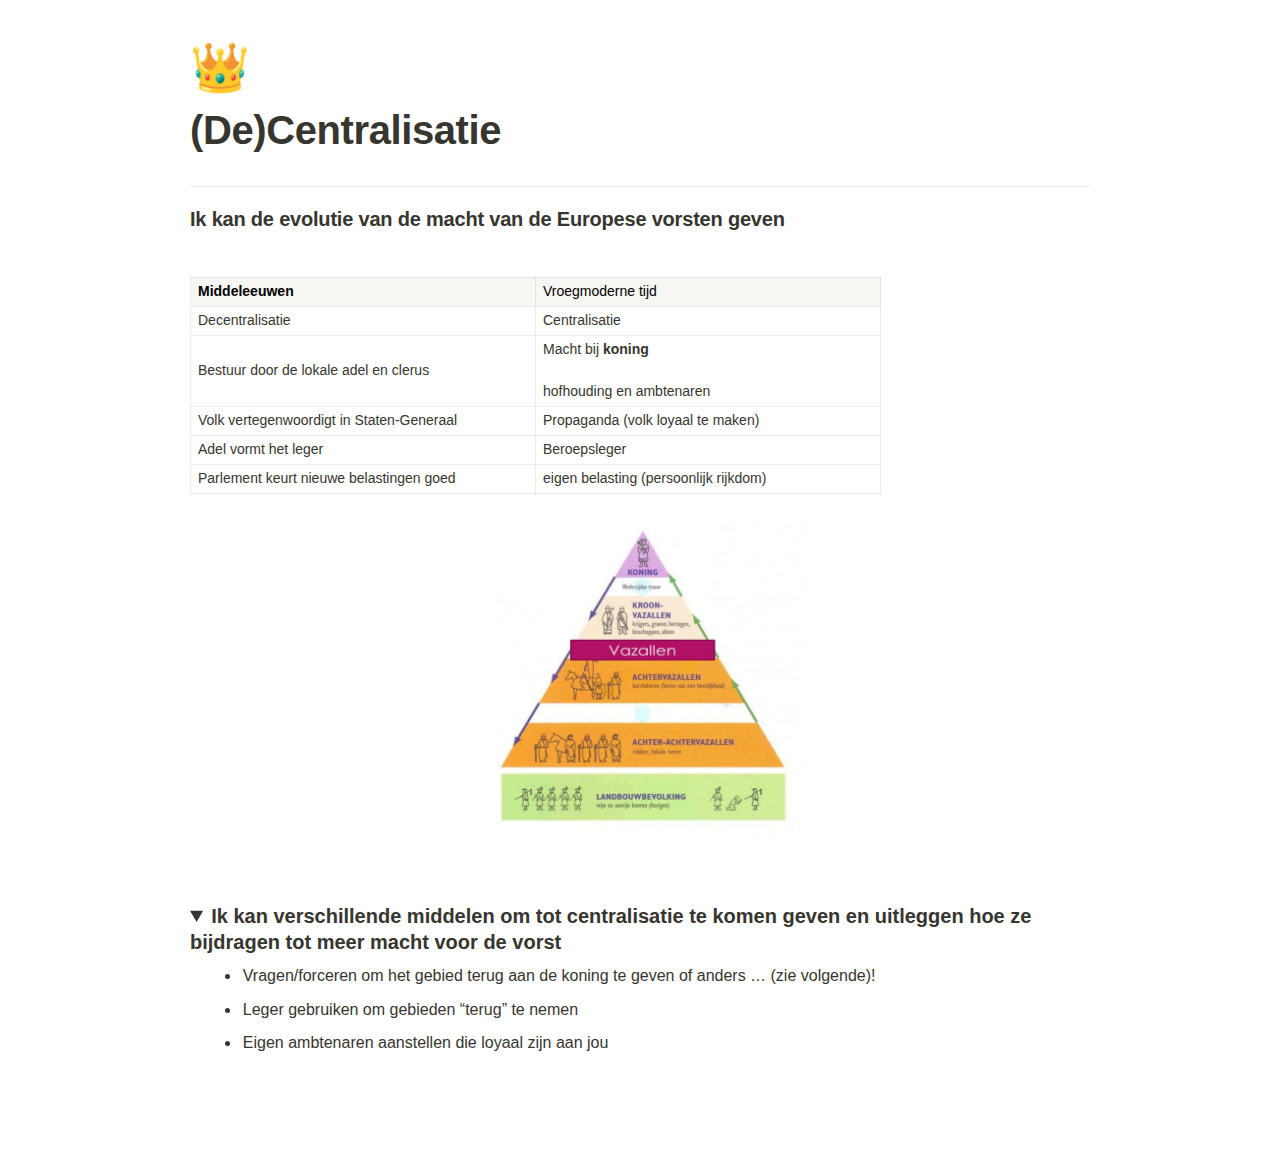
<file: Geschiedenis/(De)Centralisatie fdb1fb7fc45941abbb86f98c38a76978.html>
<html><head><meta http-equiv="Content-Type" content="text/html; charset=utf-8"/><title>(De)Centralisatie</title><style>
/* cspell:disable-file */
/* webkit printing magic: print all background colors */
html {
	-webkit-print-color-adjust: exact;
}
* {
	box-sizing: border-box;
	-webkit-print-color-adjust: exact;
}

html,
body {
	margin: 0;
	padding: 0;
}
@media only screen {
	body {
		margin: 2em auto;
		max-width: 900px;
		color: rgb(55, 53, 47);
	}
}

body {
	line-height: 1.5;
	white-space: pre-wrap;
}

a,
a.visited {
	color: inherit;
	text-decoration: underline;
}

.pdf-relative-link-path {
	font-size: 80%;
	color: #444;
}

h1,
h2,
h3 {
	letter-spacing: -0.01em;
	line-height: 1.2;
	font-weight: 600;
	margin-bottom: 0;
}

.page-title {
	font-size: 2.5rem;
	font-weight: 700;
	margin-top: 0;
	margin-bottom: 0.75em;
}

h1 {
	font-size: 1.875rem;
	margin-top: 1.875rem;
}

h2 {
	font-size: 1.5rem;
	margin-top: 1.5rem;
}

h3 {
	font-size: 1.25rem;
	margin-top: 1.25rem;
}

.source {
	border: 1px solid #ddd;
	border-radius: 3px;
	padding: 1.5em;
	word-break: break-all;
}

.callout {
	border-radius: 3px;
	padding: 1rem;
}

figure {
	margin: 1.25em 0;
	page-break-inside: avoid;
}

figcaption {
	opacity: 0.5;
	font-size: 85%;
	margin-top: 0.5em;
}

mark {
	background-color: transparent;
}

.indented {
	padding-left: 1.5em;
}

hr {
	background: transparent;
	display: block;
	width: 100%;
	height: 1px;
	visibility: visible;
	border: none;
	border-bottom: 1px solid rgba(55, 53, 47, 0.09);
}

img {
	max-width: 100%;
}

@media only print {
	img {
		max-height: 100vh;
		object-fit: contain;
	}
}

@page {
	margin: 1in;
}

.collection-content {
	font-size: 0.875rem;
}

.column-list {
	display: flex;
	justify-content: space-between;
}

.column {
	padding: 0 1em;
}

.column:first-child {
	padding-left: 0;
}

.column:last-child {
	padding-right: 0;
}

.table_of_contents-item {
	display: block;
	font-size: 0.875rem;
	line-height: 1.3;
	padding: 0.125rem;
}

.table_of_contents-indent-1 {
	margin-left: 1.5rem;
}

.table_of_contents-indent-2 {
	margin-left: 3rem;
}

.table_of_contents-indent-3 {
	margin-left: 4.5rem;
}

.table_of_contents-link {
	text-decoration: none;
	opacity: 0.7;
	border-bottom: 1px solid rgba(55, 53, 47, 0.18);
}

table,
th,
td {
	border: 1px solid rgba(55, 53, 47, 0.09);
	border-collapse: collapse;
}

table {
	border-left: none;
	border-right: none;
}

th,
td {
	font-weight: normal;
	padding: 0.25em 0.5em;
	line-height: 1.5;
	min-height: 1.5em;
	text-align: left;
}

th {
	color: rgba(55, 53, 47, 0.6);
}

ol,
ul {
	margin: 0;
	margin-block-start: 0.6em;
	margin-block-end: 0.6em;
}

li > ol:first-child,
li > ul:first-child {
	margin-block-start: 0.6em;
}

ul > li {
	list-style: disc;
}

ul.to-do-list {
	padding-inline-start: 0;
}

ul.to-do-list > li {
	list-style: none;
}

.to-do-children-checked {
	text-decoration: line-through;
	opacity: 0.375;
}

ul.toggle > li {
	list-style: none;
}

ul {
	padding-inline-start: 1.7em;
}

ul > li {
	padding-left: 0.1em;
}

ol {
	padding-inline-start: 1.6em;
}

ol > li {
	padding-left: 0.2em;
}

.mono ol {
	padding-inline-start: 2em;
}

.mono ol > li {
	text-indent: -0.4em;
}

.toggle {
	padding-inline-start: 0em;
	list-style-type: none;
}

/* Indent toggle children */
.toggle > li > details {
	padding-left: 1.7em;
}

.toggle > li > details > summary {
	margin-left: -1.1em;
}

.selected-value {
	display: inline-block;
	padding: 0 0.5em;
	background: rgba(206, 205, 202, 0.5);
	border-radius: 3px;
	margin-right: 0.5em;
	margin-top: 0.3em;
	margin-bottom: 0.3em;
	white-space: nowrap;
}

.collection-title {
	display: inline-block;
	margin-right: 1em;
}

.page-description {
    margin-bottom: 2em;
}

.simple-table {
	margin-top: 1em;
	font-size: 0.875rem;
	empty-cells: show;
}
.simple-table td {
	height: 29px;
	min-width: 120px;
}

.simple-table th {
	height: 29px;
	min-width: 120px;
}

.simple-table-header-color {
	background: rgb(247, 246, 243);
	color: black;
}
.simple-table-header {
	font-weight: 500;
}

time {
	opacity: 0.5;
}

.icon {
	display: inline-block;
	max-width: 1.2em;
	max-height: 1.2em;
	text-decoration: none;
	vertical-align: text-bottom;
	margin-right: 0.5em;
}

img.icon {
	border-radius: 3px;
}

.user-icon {
	width: 1.5em;
	height: 1.5em;
	border-radius: 100%;
	margin-right: 0.5rem;
}

.user-icon-inner {
	font-size: 0.8em;
}

.text-icon {
	border: 1px solid #000;
	text-align: center;
}

.page-cover-image {
	display: block;
	object-fit: cover;
	width: 100%;
	max-height: 30vh;
}

.page-header-icon {
	font-size: 3rem;
	margin-bottom: 1rem;
}

.page-header-icon-with-cover {
	margin-top: -0.72em;
	margin-left: 0.07em;
}

.page-header-icon img {
	border-radius: 3px;
}

.link-to-page {
	margin: 1em 0;
	padding: 0;
	border: none;
	font-weight: 500;
}

p > .user {
	opacity: 0.5;
}

td > .user,
td > time {
	white-space: nowrap;
}

input[type="checkbox"] {
	transform: scale(1.5);
	margin-right: 0.6em;
	vertical-align: middle;
}

p {
	margin-top: 0.5em;
	margin-bottom: 0.5em;
}

.image {
	border: none;
	margin: 1.5em 0;
	padding: 0;
	border-radius: 0;
	text-align: center;
}

.code,
code {
	background: rgba(135, 131, 120, 0.15);
	border-radius: 3px;
	padding: 0.2em 0.4em;
	border-radius: 3px;
	font-size: 85%;
	tab-size: 2;
}

code {
	color: #eb5757;
}

.code {
	padding: 1.5em 1em;
}

.code-wrap {
	white-space: pre-wrap;
	word-break: break-all;
}

.code > code {
	background: none;
	padding: 0;
	font-size: 100%;
	color: inherit;
}

blockquote {
	font-size: 1.25em;
	margin: 1em 0;
	padding-left: 1em;
	border-left: 3px solid rgb(55, 53, 47);
}

.bookmark {
	text-decoration: none;
	max-height: 8em;
	padding: 0;
	display: flex;
	width: 100%;
	align-items: stretch;
}

.bookmark-title {
	font-size: 0.85em;
	overflow: hidden;
	text-overflow: ellipsis;
	height: 1.75em;
	white-space: nowrap;
}

.bookmark-text {
	display: flex;
	flex-direction: column;
}

.bookmark-info {
	flex: 4 1 180px;
	padding: 12px 14px 14px;
	display: flex;
	flex-direction: column;
	justify-content: space-between;
}

.bookmark-image {
	width: 33%;
	flex: 1 1 180px;
	display: block;
	position: relative;
	object-fit: cover;
	border-radius: 1px;
}

.bookmark-description {
	color: rgba(55, 53, 47, 0.6);
	font-size: 0.75em;
	overflow: hidden;
	max-height: 4.5em;
	word-break: break-word;
}

.bookmark-href {
	font-size: 0.75em;
	margin-top: 0.25em;
}

.sans { font-family: ui-sans-serif, -apple-system, BlinkMacSystemFont, "Segoe UI", Helvetica, "Apple Color Emoji", Arial, sans-serif, "Segoe UI Emoji", "Segoe UI Symbol"; }
.code { font-family: "SFMono-Regular", Menlo, Consolas, "PT Mono", "Liberation Mono", Courier, monospace; }
.serif { font-family: Lyon-Text, Georgia, ui-serif, serif; }
.mono { font-family: iawriter-mono, Nitti, Menlo, Courier, monospace; }
.pdf .sans { font-family: Inter, ui-sans-serif, -apple-system, BlinkMacSystemFont, "Segoe UI", Helvetica, "Apple Color Emoji", Arial, sans-serif, "Segoe UI Emoji", "Segoe UI Symbol", 'Twemoji', 'Noto Color Emoji', 'Noto Sans CJK JP'; }
.pdf:lang(zh-CN) .sans { font-family: Inter, ui-sans-serif, -apple-system, BlinkMacSystemFont, "Segoe UI", Helvetica, "Apple Color Emoji", Arial, sans-serif, "Segoe UI Emoji", "Segoe UI Symbol", 'Twemoji', 'Noto Color Emoji', 'Noto Sans CJK SC'; }
.pdf:lang(zh-TW) .sans { font-family: Inter, ui-sans-serif, -apple-system, BlinkMacSystemFont, "Segoe UI", Helvetica, "Apple Color Emoji", Arial, sans-serif, "Segoe UI Emoji", "Segoe UI Symbol", 'Twemoji', 'Noto Color Emoji', 'Noto Sans CJK TC'; }
.pdf:lang(ko-KR) .sans { font-family: Inter, ui-sans-serif, -apple-system, BlinkMacSystemFont, "Segoe UI", Helvetica, "Apple Color Emoji", Arial, sans-serif, "Segoe UI Emoji", "Segoe UI Symbol", 'Twemoji', 'Noto Color Emoji', 'Noto Sans CJK KR'; }
.pdf .code { font-family: Source Code Pro, "SFMono-Regular", Menlo, Consolas, "PT Mono", "Liberation Mono", Courier, monospace, 'Twemoji', 'Noto Color Emoji', 'Noto Sans Mono CJK JP'; }
.pdf:lang(zh-CN) .code { font-family: Source Code Pro, "SFMono-Regular", Menlo, Consolas, "PT Mono", "Liberation Mono", Courier, monospace, 'Twemoji', 'Noto Color Emoji', 'Noto Sans Mono CJK SC'; }
.pdf:lang(zh-TW) .code { font-family: Source Code Pro, "SFMono-Regular", Menlo, Consolas, "PT Mono", "Liberation Mono", Courier, monospace, 'Twemoji', 'Noto Color Emoji', 'Noto Sans Mono CJK TC'; }
.pdf:lang(ko-KR) .code { font-family: Source Code Pro, "SFMono-Regular", Menlo, Consolas, "PT Mono", "Liberation Mono", Courier, monospace, 'Twemoji', 'Noto Color Emoji', 'Noto Sans Mono CJK KR'; }
.pdf .serif { font-family: PT Serif, Lyon-Text, Georgia, ui-serif, serif, 'Twemoji', 'Noto Color Emoji', 'Noto Serif CJK JP'; }
.pdf:lang(zh-CN) .serif { font-family: PT Serif, Lyon-Text, Georgia, ui-serif, serif, 'Twemoji', 'Noto Color Emoji', 'Noto Serif CJK SC'; }
.pdf:lang(zh-TW) .serif { font-family: PT Serif, Lyon-Text, Georgia, ui-serif, serif, 'Twemoji', 'Noto Color Emoji', 'Noto Serif CJK TC'; }
.pdf:lang(ko-KR) .serif { font-family: PT Serif, Lyon-Text, Georgia, ui-serif, serif, 'Twemoji', 'Noto Color Emoji', 'Noto Serif CJK KR'; }
.pdf .mono { font-family: PT Mono, iawriter-mono, Nitti, Menlo, Courier, monospace, 'Twemoji', 'Noto Color Emoji', 'Noto Sans Mono CJK JP'; }
.pdf:lang(zh-CN) .mono { font-family: PT Mono, iawriter-mono, Nitti, Menlo, Courier, monospace, 'Twemoji', 'Noto Color Emoji', 'Noto Sans Mono CJK SC'; }
.pdf:lang(zh-TW) .mono { font-family: PT Mono, iawriter-mono, Nitti, Menlo, Courier, monospace, 'Twemoji', 'Noto Color Emoji', 'Noto Sans Mono CJK TC'; }
.pdf:lang(ko-KR) .mono { font-family: PT Mono, iawriter-mono, Nitti, Menlo, Courier, monospace, 'Twemoji', 'Noto Color Emoji', 'Noto Sans Mono CJK KR'; }
.highlight-default {
	color: rgba(55, 53, 47, 1);
}
.highlight-gray {
	color: rgba(120, 119, 116, 1);
	fill: rgba(120, 119, 116, 1);
}
.highlight-brown {
	color: rgba(159, 107, 83, 1);
	fill: rgba(159, 107, 83, 1);
}
.highlight-orange {
	color: rgba(217, 115, 13, 1);
	fill: rgba(217, 115, 13, 1);
}
.highlight-yellow {
	color: rgba(203, 145, 47, 1);
	fill: rgba(203, 145, 47, 1);
}
.highlight-teal {
	color: rgba(68, 131, 97, 1);
	fill: rgba(68, 131, 97, 1);
}
.highlight-blue {
	color: rgba(51, 126, 169, 1);
	fill: rgba(51, 126, 169, 1);
}
.highlight-purple {
	color: rgba(144, 101, 176, 1);
	fill: rgba(144, 101, 176, 1);
}
.highlight-pink {
	color: rgba(193, 76, 138, 1);
	fill: rgba(193, 76, 138, 1);
}
.highlight-red {
	color: rgba(212, 76, 71, 1);
	fill: rgba(212, 76, 71, 1);
}
.highlight-gray_background {
	background: rgba(241, 241, 239, 1);
}
.highlight-brown_background {
	background: rgba(244, 238, 238, 1);
}
.highlight-orange_background {
	background: rgba(251, 236, 221, 1);
}
.highlight-yellow_background {
	background: rgba(251, 243, 219, 1);
}
.highlight-teal_background {
	background: rgba(237, 243, 236, 1);
}
.highlight-blue_background {
	background: rgba(231, 243, 248, 1);
}
.highlight-purple_background {
	background: rgba(244, 240, 247, 0.8);
}
.highlight-pink_background {
	background: rgba(249, 238, 243, 0.8);
}
.highlight-red_background {
	background: rgba(253, 235, 236, 1);
}
.block-color-default {
	color: inherit;
	fill: inherit;
}
.block-color-gray {
	color: rgba(120, 119, 116, 1);
	fill: rgba(120, 119, 116, 1);
}
.block-color-brown {
	color: rgba(159, 107, 83, 1);
	fill: rgba(159, 107, 83, 1);
}
.block-color-orange {
	color: rgba(217, 115, 13, 1);
	fill: rgba(217, 115, 13, 1);
}
.block-color-yellow {
	color: rgba(203, 145, 47, 1);
	fill: rgba(203, 145, 47, 1);
}
.block-color-teal {
	color: rgba(68, 131, 97, 1);
	fill: rgba(68, 131, 97, 1);
}
.block-color-blue {
	color: rgba(51, 126, 169, 1);
	fill: rgba(51, 126, 169, 1);
}
.block-color-purple {
	color: rgba(144, 101, 176, 1);
	fill: rgba(144, 101, 176, 1);
}
.block-color-pink {
	color: rgba(193, 76, 138, 1);
	fill: rgba(193, 76, 138, 1);
}
.block-color-red {
	color: rgba(212, 76, 71, 1);
	fill: rgba(212, 76, 71, 1);
}
.block-color-gray_background {
	background: rgba(241, 241, 239, 1);
}
.block-color-brown_background {
	background: rgba(244, 238, 238, 1);
}
.block-color-orange_background {
	background: rgba(251, 236, 221, 1);
}
.block-color-yellow_background {
	background: rgba(251, 243, 219, 1);
}
.block-color-teal_background {
	background: rgba(237, 243, 236, 1);
}
.block-color-blue_background {
	background: rgba(231, 243, 248, 1);
}
.block-color-purple_background {
	background: rgba(244, 240, 247, 0.8);
}
.block-color-pink_background {
	background: rgba(249, 238, 243, 0.8);
}
.block-color-red_background {
	background: rgba(253, 235, 236, 1);
}
.select-value-color-uiBlue { background-color: rgba(35, 131, 226, .07); }
.select-value-color-pink { background-color: rgba(245, 224, 233, 1); }
.select-value-color-purple { background-color: rgba(232, 222, 238, 1); }
.select-value-color-green { background-color: rgba(219, 237, 219, 1); }
.select-value-color-gray { background-color: rgba(227, 226, 224, 1); }
.select-value-color-transparentGray { background-color: rgba(227, 226, 224, 0); }
.select-value-color-translucentGray { background-color: rgba(255, 255, 255, 0.0375); }
.select-value-color-orange { background-color: rgba(250, 222, 201, 1); }
.select-value-color-brown { background-color: rgba(238, 224, 218, 1); }
.select-value-color-red { background-color: rgba(255, 226, 221, 1); }
.select-value-color-yellow { background-color: rgba(253, 236, 200, 1); }
.select-value-color-blue { background-color: rgba(211, 229, 239, 1); }
.select-value-color-pageGlass { background-color: undefined; }
.select-value-color-washGlass { background-color: undefined; }

.checkbox {
	display: inline-flex;
	vertical-align: text-bottom;
	width: 16;
	height: 16;
	background-size: 16px;
	margin-left: 2px;
	margin-right: 5px;
}

.checkbox-on {
	background-image: url("data:image/svg+xml;charset=UTF-8,%3Csvg%20width%3D%2216%22%20height%3D%2216%22%20viewBox%3D%220%200%2016%2016%22%20fill%3D%22none%22%20xmlns%3D%22http%3A%2F%2Fwww.w3.org%2F2000%2Fsvg%22%3E%0A%3Crect%20width%3D%2216%22%20height%3D%2216%22%20fill%3D%22%2358A9D7%22%2F%3E%0A%3Cpath%20d%3D%22M6.71429%2012.2852L14%204.9995L12.7143%203.71436L6.71429%209.71378L3.28571%206.2831L2%207.57092L6.71429%2012.2852Z%22%20fill%3D%22white%22%2F%3E%0A%3C%2Fsvg%3E");
}

.checkbox-off {
	background-image: url("data:image/svg+xml;charset=UTF-8,%3Csvg%20width%3D%2216%22%20height%3D%2216%22%20viewBox%3D%220%200%2016%2016%22%20fill%3D%22none%22%20xmlns%3D%22http%3A%2F%2Fwww.w3.org%2F2000%2Fsvg%22%3E%0A%3Crect%20x%3D%220.75%22%20y%3D%220.75%22%20width%3D%2214.5%22%20height%3D%2214.5%22%20fill%3D%22white%22%20stroke%3D%22%2336352F%22%20stroke-width%3D%221.5%22%2F%3E%0A%3C%2Fsvg%3E");
}
	
</style></head><body><article id="fdb1fb7f-c459-41ab-bb86-f98c38a76978" class="page sans"><header><div class="page-header-icon undefined"><span class="icon">👑</span></div><h1 class="page-title">(De)Centralisatie</h1><p class="page-description"></p></header><div class="page-body"><hr id="56db198a-baf0-4e35-8ca5-bb4d0ab38951"/><h3 id="47b1bdc4-953f-4e33-a6db-cac1faf8d031" class="">Ik kan de evolutie van de macht van de Europese vorsten geven</h3><p id="7dfd9379-632b-4da9-bd9d-1669b3923c54" class="">
</p><table id="b658529e-3db9-434f-bff8-e8b7e46fdf36" class="simple-table"><thead class="simple-table-header"><tr id="e43fc1fe-671c-41a5-98c9-04c8a1732216"><th id="C};f" class="simple-table-header-color simple-table-header" style="width:345px"><strong><strong>Middeleeuwen</strong></strong></th><th id="T_WH" class="simple-table-header-color simple-table-header" style="width:345px">Vroegmoderne tijd</th></tr></thead><tbody><tr id="694df4bd-3245-4bef-8614-7bcf5267422a"><td id="C};f" class="" style="width:345px">Decentralisatie</td><td id="T_WH" class="" style="width:345px">Centralisatie</td></tr><tr id="6dbc5706-3e31-4e2d-bb68-bdfa59ef9aaa"><td id="C};f" class="" style="width:345px">Bestuur door de lokale adel en clerus</td><td id="T_WH" class="" style="width:345px">Macht bij <strong>koning<br/><br/></strong>hofhouding en ambtenaren</td></tr><tr id="9e69124e-a874-45bc-880c-e5a0885386eb"><td id="C};f" class="" style="width:345px">Volk vertegenwoordigt in Staten-Generaal</td><td id="T_WH" class="" style="width:345px">Propaganda (volk loyaal te maken)</td></tr><tr id="8afa2de9-d0e2-4436-bba1-57302a7db8c5"><td id="C};f" class="" style="width:345px">Adel vormt het leger</td><td id="T_WH" class="" style="width:345px">Beroepsleger</td></tr><tr id="efca96cb-7d4b-4edf-add4-b8fa08ec431e"><td id="C};f" class="" style="width:345px">Parlement keurt nieuwe belastingen goed</td><td id="T_WH" class="" style="width:345px">eigen belasting (persoonlijk rijkdom)</td></tr></tbody></table><figure id="db4a22a2-48d4-45f5-adce-20f7c69ec902" class="image"><a href="Untitled%202.png"><img style="width:336px" src="Untitled%202.png"/></a></figure><p id="749650a1-deb5-44e2-9973-e1624349bcf3" class="">
</p><details open=""><summary style="font-weight:600;font-size:1.25em;line-height:1.3;margin:0">Ik kan verschillende middelen om tot centralisatie te komen geven en uitleggen hoe ze bijdragen tot meer macht voor de vorst</summary><div class="indented"><ul id="210e5fe0-b008-4a81-a693-cd90d3f4dee3" class="bulleted-list"><li style="list-style-type:disc">Vragen/forceren om het gebied terug aan de koning te geven of anders … (zie volgende)!</li></ul><ul id="71991519-ccf9-4a4c-9f22-7efeabd6a2e7" class="bulleted-list"><li style="list-style-type:disc">Leger gebruiken om gebieden “terug” te nemen</li></ul><ul id="b69d6fad-cd33-4d1e-89ca-fe91cdcb6448" class="bulleted-list"><li style="list-style-type:disc">Eigen ambtenaren aanstellen die loyaal zijn aan jou</li></ul><p id="6217560c-1bdc-481c-84d4-c5f414ad80f8" class="">
</p></div></details><p id="84372d8b-9085-4c24-a584-f85082815c2b" class="">
</p></div></article><span class="sans" style="font-size:14px;padding-top:2em"></span></body></html>
</file>
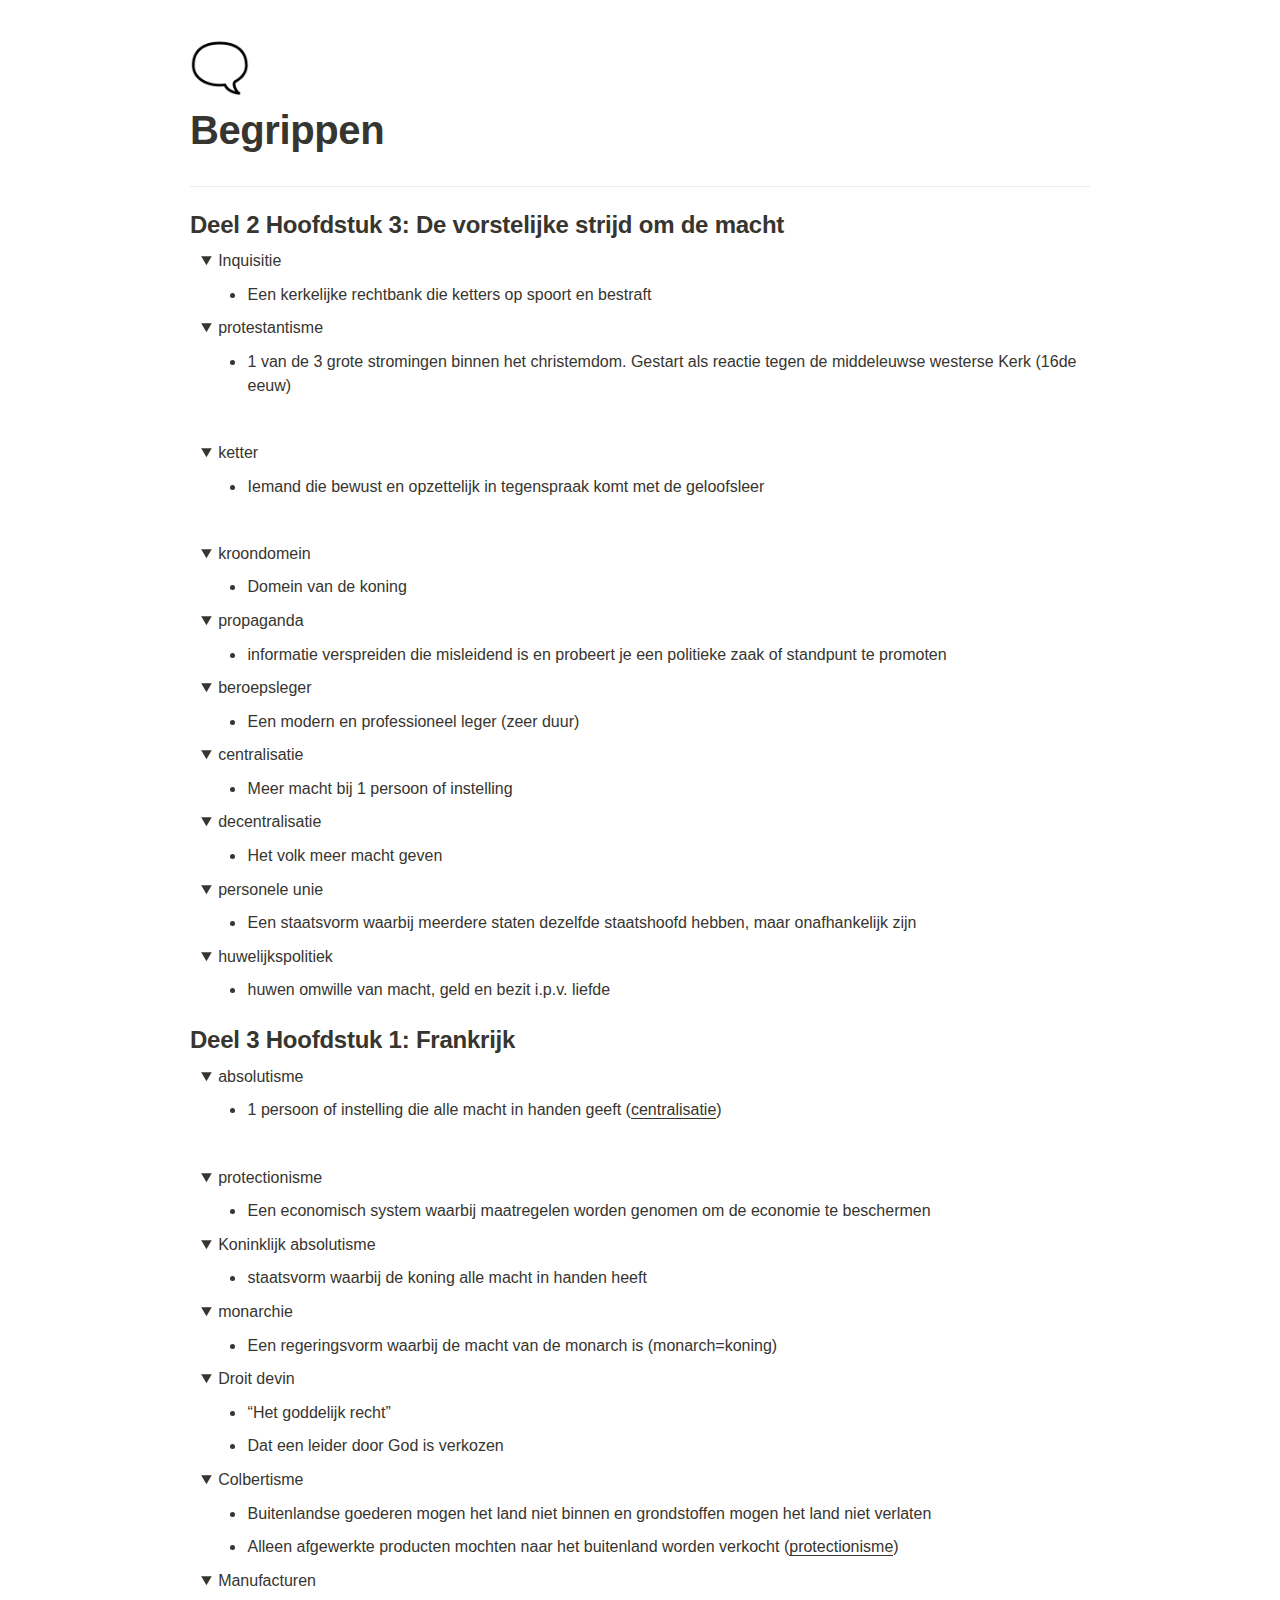
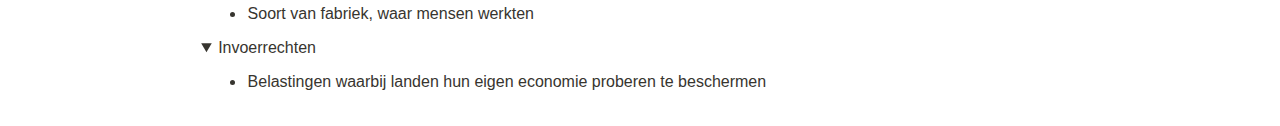
<file: Geschiedenis/Begrippen 983d82a32fab425c878bcc88c121f74f.html>
<html><head><meta http-equiv="Content-Type" content="text/html; charset=utf-8"/><title>Begrippen</title><style>
/* cspell:disable-file */
/* webkit printing magic: print all background colors */
html {
	-webkit-print-color-adjust: exact;
}
* {
	box-sizing: border-box;
	-webkit-print-color-adjust: exact;
}

html,
body {
	margin: 0;
	padding: 0;
}
@media only screen {
	body {
		margin: 2em auto;
		max-width: 900px;
		color: rgb(55, 53, 47);
	}
}

body {
	line-height: 1.5;
	white-space: pre-wrap;
}

a,
a.visited {
	color: inherit;
	text-decoration: underline;
}

.pdf-relative-link-path {
	font-size: 80%;
	color: #444;
}

h1,
h2,
h3 {
	letter-spacing: -0.01em;
	line-height: 1.2;
	font-weight: 600;
	margin-bottom: 0;
}

.page-title {
	font-size: 2.5rem;
	font-weight: 700;
	margin-top: 0;
	margin-bottom: 0.75em;
}

h1 {
	font-size: 1.875rem;
	margin-top: 1.875rem;
}

h2 {
	font-size: 1.5rem;
	margin-top: 1.5rem;
}

h3 {
	font-size: 1.25rem;
	margin-top: 1.25rem;
}

.source {
	border: 1px solid #ddd;
	border-radius: 3px;
	padding: 1.5em;
	word-break: break-all;
}

.callout {
	border-radius: 3px;
	padding: 1rem;
}

figure {
	margin: 1.25em 0;
	page-break-inside: avoid;
}

figcaption {
	opacity: 0.5;
	font-size: 85%;
	margin-top: 0.5em;
}

mark {
	background-color: transparent;
}

.indented {
	padding-left: 1.5em;
}

hr {
	background: transparent;
	display: block;
	width: 100%;
	height: 1px;
	visibility: visible;
	border: none;
	border-bottom: 1px solid rgba(55, 53, 47, 0.09);
}

img {
	max-width: 100%;
}

@media only print {
	img {
		max-height: 100vh;
		object-fit: contain;
	}
}

@page {
	margin: 1in;
}

.collection-content {
	font-size: 0.875rem;
}

.column-list {
	display: flex;
	justify-content: space-between;
}

.column {
	padding: 0 1em;
}

.column:first-child {
	padding-left: 0;
}

.column:last-child {
	padding-right: 0;
}

.table_of_contents-item {
	display: block;
	font-size: 0.875rem;
	line-height: 1.3;
	padding: 0.125rem;
}

.table_of_contents-indent-1 {
	margin-left: 1.5rem;
}

.table_of_contents-indent-2 {
	margin-left: 3rem;
}

.table_of_contents-indent-3 {
	margin-left: 4.5rem;
}

.table_of_contents-link {
	text-decoration: none;
	opacity: 0.7;
	border-bottom: 1px solid rgba(55, 53, 47, 0.18);
}

table,
th,
td {
	border: 1px solid rgba(55, 53, 47, 0.09);
	border-collapse: collapse;
}

table {
	border-left: none;
	border-right: none;
}

th,
td {
	font-weight: normal;
	padding: 0.25em 0.5em;
	line-height: 1.5;
	min-height: 1.5em;
	text-align: left;
}

th {
	color: rgba(55, 53, 47, 0.6);
}

ol,
ul {
	margin: 0;
	margin-block-start: 0.6em;
	margin-block-end: 0.6em;
}

li > ol:first-child,
li > ul:first-child {
	margin-block-start: 0.6em;
}

ul > li {
	list-style: disc;
}

ul.to-do-list {
	padding-inline-start: 0;
}

ul.to-do-list > li {
	list-style: none;
}

.to-do-children-checked {
	text-decoration: line-through;
	opacity: 0.375;
}

ul.toggle > li {
	list-style: none;
}

ul {
	padding-inline-start: 1.7em;
}

ul > li {
	padding-left: 0.1em;
}

ol {
	padding-inline-start: 1.6em;
}

ol > li {
	padding-left: 0.2em;
}

.mono ol {
	padding-inline-start: 2em;
}

.mono ol > li {
	text-indent: -0.4em;
}

.toggle {
	padding-inline-start: 0em;
	list-style-type: none;
}

/* Indent toggle children */
.toggle > li > details {
	padding-left: 1.7em;
}

.toggle > li > details > summary {
	margin-left: -1.1em;
}

.selected-value {
	display: inline-block;
	padding: 0 0.5em;
	background: rgba(206, 205, 202, 0.5);
	border-radius: 3px;
	margin-right: 0.5em;
	margin-top: 0.3em;
	margin-bottom: 0.3em;
	white-space: nowrap;
}

.collection-title {
	display: inline-block;
	margin-right: 1em;
}

.page-description {
    margin-bottom: 2em;
}

.simple-table {
	margin-top: 1em;
	font-size: 0.875rem;
	empty-cells: show;
}
.simple-table td {
	height: 29px;
	min-width: 120px;
}

.simple-table th {
	height: 29px;
	min-width: 120px;
}

.simple-table-header-color {
	background: rgb(247, 246, 243);
	color: black;
}
.simple-table-header {
	font-weight: 500;
}

time {
	opacity: 0.5;
}

.icon {
	display: inline-block;
	max-width: 1.2em;
	max-height: 1.2em;
	text-decoration: none;
	vertical-align: text-bottom;
	margin-right: 0.5em;
}

img.icon {
	border-radius: 3px;
}

.user-icon {
	width: 1.5em;
	height: 1.5em;
	border-radius: 100%;
	margin-right: 0.5rem;
}

.user-icon-inner {
	font-size: 0.8em;
}

.text-icon {
	border: 1px solid #000;
	text-align: center;
}

.page-cover-image {
	display: block;
	object-fit: cover;
	width: 100%;
	max-height: 30vh;
}

.page-header-icon {
	font-size: 3rem;
	margin-bottom: 1rem;
}

.page-header-icon-with-cover {
	margin-top: -0.72em;
	margin-left: 0.07em;
}

.page-header-icon img {
	border-radius: 3px;
}

.link-to-page {
	margin: 1em 0;
	padding: 0;
	border: none;
	font-weight: 500;
}

p > .user {
	opacity: 0.5;
}

td > .user,
td > time {
	white-space: nowrap;
}

input[type="checkbox"] {
	transform: scale(1.5);
	margin-right: 0.6em;
	vertical-align: middle;
}

p {
	margin-top: 0.5em;
	margin-bottom: 0.5em;
}

.image {
	border: none;
	margin: 1.5em 0;
	padding: 0;
	border-radius: 0;
	text-align: center;
}

.code,
code {
	background: rgba(135, 131, 120, 0.15);
	border-radius: 3px;
	padding: 0.2em 0.4em;
	border-radius: 3px;
	font-size: 85%;
	tab-size: 2;
}

code {
	color: #eb5757;
}

.code {
	padding: 1.5em 1em;
}

.code-wrap {
	white-space: pre-wrap;
	word-break: break-all;
}

.code > code {
	background: none;
	padding: 0;
	font-size: 100%;
	color: inherit;
}

blockquote {
	font-size: 1.25em;
	margin: 1em 0;
	padding-left: 1em;
	border-left: 3px solid rgb(55, 53, 47);
}

.bookmark {
	text-decoration: none;
	max-height: 8em;
	padding: 0;
	display: flex;
	width: 100%;
	align-items: stretch;
}

.bookmark-title {
	font-size: 0.85em;
	overflow: hidden;
	text-overflow: ellipsis;
	height: 1.75em;
	white-space: nowrap;
}

.bookmark-text {
	display: flex;
	flex-direction: column;
}

.bookmark-info {
	flex: 4 1 180px;
	padding: 12px 14px 14px;
	display: flex;
	flex-direction: column;
	justify-content: space-between;
}

.bookmark-image {
	width: 33%;
	flex: 1 1 180px;
	display: block;
	position: relative;
	object-fit: cover;
	border-radius: 1px;
}

.bookmark-description {
	color: rgba(55, 53, 47, 0.6);
	font-size: 0.75em;
	overflow: hidden;
	max-height: 4.5em;
	word-break: break-word;
}

.bookmark-href {
	font-size: 0.75em;
	margin-top: 0.25em;
}

.sans { font-family: ui-sans-serif, -apple-system, BlinkMacSystemFont, "Segoe UI", Helvetica, "Apple Color Emoji", Arial, sans-serif, "Segoe UI Emoji", "Segoe UI Symbol"; }
.code { font-family: "SFMono-Regular", Menlo, Consolas, "PT Mono", "Liberation Mono", Courier, monospace; }
.serif { font-family: Lyon-Text, Georgia, ui-serif, serif; }
.mono { font-family: iawriter-mono, Nitti, Menlo, Courier, monospace; }
.pdf .sans { font-family: Inter, ui-sans-serif, -apple-system, BlinkMacSystemFont, "Segoe UI", Helvetica, "Apple Color Emoji", Arial, sans-serif, "Segoe UI Emoji", "Segoe UI Symbol", 'Twemoji', 'Noto Color Emoji', 'Noto Sans CJK JP'; }
.pdf:lang(zh-CN) .sans { font-family: Inter, ui-sans-serif, -apple-system, BlinkMacSystemFont, "Segoe UI", Helvetica, "Apple Color Emoji", Arial, sans-serif, "Segoe UI Emoji", "Segoe UI Symbol", 'Twemoji', 'Noto Color Emoji', 'Noto Sans CJK SC'; }
.pdf:lang(zh-TW) .sans { font-family: Inter, ui-sans-serif, -apple-system, BlinkMacSystemFont, "Segoe UI", Helvetica, "Apple Color Emoji", Arial, sans-serif, "Segoe UI Emoji", "Segoe UI Symbol", 'Twemoji', 'Noto Color Emoji', 'Noto Sans CJK TC'; }
.pdf:lang(ko-KR) .sans { font-family: Inter, ui-sans-serif, -apple-system, BlinkMacSystemFont, "Segoe UI", Helvetica, "Apple Color Emoji", Arial, sans-serif, "Segoe UI Emoji", "Segoe UI Symbol", 'Twemoji', 'Noto Color Emoji', 'Noto Sans CJK KR'; }
.pdf .code { font-family: Source Code Pro, "SFMono-Regular", Menlo, Consolas, "PT Mono", "Liberation Mono", Courier, monospace, 'Twemoji', 'Noto Color Emoji', 'Noto Sans Mono CJK JP'; }
.pdf:lang(zh-CN) .code { font-family: Source Code Pro, "SFMono-Regular", Menlo, Consolas, "PT Mono", "Liberation Mono", Courier, monospace, 'Twemoji', 'Noto Color Emoji', 'Noto Sans Mono CJK SC'; }
.pdf:lang(zh-TW) .code { font-family: Source Code Pro, "SFMono-Regular", Menlo, Consolas, "PT Mono", "Liberation Mono", Courier, monospace, 'Twemoji', 'Noto Color Emoji', 'Noto Sans Mono CJK TC'; }
.pdf:lang(ko-KR) .code { font-family: Source Code Pro, "SFMono-Regular", Menlo, Consolas, "PT Mono", "Liberation Mono", Courier, monospace, 'Twemoji', 'Noto Color Emoji', 'Noto Sans Mono CJK KR'; }
.pdf .serif { font-family: PT Serif, Lyon-Text, Georgia, ui-serif, serif, 'Twemoji', 'Noto Color Emoji', 'Noto Serif CJK JP'; }
.pdf:lang(zh-CN) .serif { font-family: PT Serif, Lyon-Text, Georgia, ui-serif, serif, 'Twemoji', 'Noto Color Emoji', 'Noto Serif CJK SC'; }
.pdf:lang(zh-TW) .serif { font-family: PT Serif, Lyon-Text, Georgia, ui-serif, serif, 'Twemoji', 'Noto Color Emoji', 'Noto Serif CJK TC'; }
.pdf:lang(ko-KR) .serif { font-family: PT Serif, Lyon-Text, Georgia, ui-serif, serif, 'Twemoji', 'Noto Color Emoji', 'Noto Serif CJK KR'; }
.pdf .mono { font-family: PT Mono, iawriter-mono, Nitti, Menlo, Courier, monospace, 'Twemoji', 'Noto Color Emoji', 'Noto Sans Mono CJK JP'; }
.pdf:lang(zh-CN) .mono { font-family: PT Mono, iawriter-mono, Nitti, Menlo, Courier, monospace, 'Twemoji', 'Noto Color Emoji', 'Noto Sans Mono CJK SC'; }
.pdf:lang(zh-TW) .mono { font-family: PT Mono, iawriter-mono, Nitti, Menlo, Courier, monospace, 'Twemoji', 'Noto Color Emoji', 'Noto Sans Mono CJK TC'; }
.pdf:lang(ko-KR) .mono { font-family: PT Mono, iawriter-mono, Nitti, Menlo, Courier, monospace, 'Twemoji', 'Noto Color Emoji', 'Noto Sans Mono CJK KR'; }
.highlight-default {
	color: rgba(55, 53, 47, 1);
}
.highlight-gray {
	color: rgba(120, 119, 116, 1);
	fill: rgba(120, 119, 116, 1);
}
.highlight-brown {
	color: rgba(159, 107, 83, 1);
	fill: rgba(159, 107, 83, 1);
}
.highlight-orange {
	color: rgba(217, 115, 13, 1);
	fill: rgba(217, 115, 13, 1);
}
.highlight-yellow {
	color: rgba(203, 145, 47, 1);
	fill: rgba(203, 145, 47, 1);
}
.highlight-teal {
	color: rgba(68, 131, 97, 1);
	fill: rgba(68, 131, 97, 1);
}
.highlight-blue {
	color: rgba(51, 126, 169, 1);
	fill: rgba(51, 126, 169, 1);
}
.highlight-purple {
	color: rgba(144, 101, 176, 1);
	fill: rgba(144, 101, 176, 1);
}
.highlight-pink {
	color: rgba(193, 76, 138, 1);
	fill: rgba(193, 76, 138, 1);
}
.highlight-red {
	color: rgba(212, 76, 71, 1);
	fill: rgba(212, 76, 71, 1);
}
.highlight-gray_background {
	background: rgba(241, 241, 239, 1);
}
.highlight-brown_background {
	background: rgba(244, 238, 238, 1);
}
.highlight-orange_background {
	background: rgba(251, 236, 221, 1);
}
.highlight-yellow_background {
	background: rgba(251, 243, 219, 1);
}
.highlight-teal_background {
	background: rgba(237, 243, 236, 1);
}
.highlight-blue_background {
	background: rgba(231, 243, 248, 1);
}
.highlight-purple_background {
	background: rgba(244, 240, 247, 0.8);
}
.highlight-pink_background {
	background: rgba(249, 238, 243, 0.8);
}
.highlight-red_background {
	background: rgba(253, 235, 236, 1);
}
.block-color-default {
	color: inherit;
	fill: inherit;
}
.block-color-gray {
	color: rgba(120, 119, 116, 1);
	fill: rgba(120, 119, 116, 1);
}
.block-color-brown {
	color: rgba(159, 107, 83, 1);
	fill: rgba(159, 107, 83, 1);
}
.block-color-orange {
	color: rgba(217, 115, 13, 1);
	fill: rgba(217, 115, 13, 1);
}
.block-color-yellow {
	color: rgba(203, 145, 47, 1);
	fill: rgba(203, 145, 47, 1);
}
.block-color-teal {
	color: rgba(68, 131, 97, 1);
	fill: rgba(68, 131, 97, 1);
}
.block-color-blue {
	color: rgba(51, 126, 169, 1);
	fill: rgba(51, 126, 169, 1);
}
.block-color-purple {
	color: rgba(144, 101, 176, 1);
	fill: rgba(144, 101, 176, 1);
}
.block-color-pink {
	color: rgba(193, 76, 138, 1);
	fill: rgba(193, 76, 138, 1);
}
.block-color-red {
	color: rgba(212, 76, 71, 1);
	fill: rgba(212, 76, 71, 1);
}
.block-color-gray_background {
	background: rgba(241, 241, 239, 1);
}
.block-color-brown_background {
	background: rgba(244, 238, 238, 1);
}
.block-color-orange_background {
	background: rgba(251, 236, 221, 1);
}
.block-color-yellow_background {
	background: rgba(251, 243, 219, 1);
}
.block-color-teal_background {
	background: rgba(237, 243, 236, 1);
}
.block-color-blue_background {
	background: rgba(231, 243, 248, 1);
}
.block-color-purple_background {
	background: rgba(244, 240, 247, 0.8);
}
.block-color-pink_background {
	background: rgba(249, 238, 243, 0.8);
}
.block-color-red_background {
	background: rgba(253, 235, 236, 1);
}
.select-value-color-uiBlue { background-color: rgba(35, 131, 226, .07); }
.select-value-color-pink { background-color: rgba(245, 224, 233, 1); }
.select-value-color-purple { background-color: rgba(232, 222, 238, 1); }
.select-value-color-green { background-color: rgba(219, 237, 219, 1); }
.select-value-color-gray { background-color: rgba(227, 226, 224, 1); }
.select-value-color-transparentGray { background-color: rgba(227, 226, 224, 0); }
.select-value-color-translucentGray { background-color: rgba(255, 255, 255, 0.0375); }
.select-value-color-orange { background-color: rgba(250, 222, 201, 1); }
.select-value-color-brown { background-color: rgba(238, 224, 218, 1); }
.select-value-color-red { background-color: rgba(255, 226, 221, 1); }
.select-value-color-yellow { background-color: rgba(253, 236, 200, 1); }
.select-value-color-blue { background-color: rgba(211, 229, 239, 1); }
.select-value-color-pageGlass { background-color: undefined; }
.select-value-color-washGlass { background-color: undefined; }

.checkbox {
	display: inline-flex;
	vertical-align: text-bottom;
	width: 16;
	height: 16;
	background-size: 16px;
	margin-left: 2px;
	margin-right: 5px;
}

.checkbox-on {
	background-image: url("data:image/svg+xml;charset=UTF-8,%3Csvg%20width%3D%2216%22%20height%3D%2216%22%20viewBox%3D%220%200%2016%2016%22%20fill%3D%22none%22%20xmlns%3D%22http%3A%2F%2Fwww.w3.org%2F2000%2Fsvg%22%3E%0A%3Crect%20width%3D%2216%22%20height%3D%2216%22%20fill%3D%22%2358A9D7%22%2F%3E%0A%3Cpath%20d%3D%22M6.71429%2012.2852L14%204.9995L12.7143%203.71436L6.71429%209.71378L3.28571%206.2831L2%207.57092L6.71429%2012.2852Z%22%20fill%3D%22white%22%2F%3E%0A%3C%2Fsvg%3E");
}

.checkbox-off {
	background-image: url("data:image/svg+xml;charset=UTF-8,%3Csvg%20width%3D%2216%22%20height%3D%2216%22%20viewBox%3D%220%200%2016%2016%22%20fill%3D%22none%22%20xmlns%3D%22http%3A%2F%2Fwww.w3.org%2F2000%2Fsvg%22%3E%0A%3Crect%20x%3D%220.75%22%20y%3D%220.75%22%20width%3D%2214.5%22%20height%3D%2214.5%22%20fill%3D%22white%22%20stroke%3D%22%2336352F%22%20stroke-width%3D%221.5%22%2F%3E%0A%3C%2Fsvg%3E");
}
	
</style></head><body><article id="983d82a3-2fab-425c-878b-cc88c121f74f" class="page sans"><header><div class="page-header-icon undefined"><span class="icon">🗨️</span></div><h1 class="page-title">Begrippen</h1><p class="page-description"></p></header><div class="page-body"><hr id="b3e3ab20-4374-4901-9493-12bd9117ebad"/><h2 id="ecdde5c4-1e8a-4c8d-a5a2-1f2784382bf4" class="">Deel 2 Hoofdstuk 3: De vorstelijke strijd om de macht</h2><ul id="3a5f6cce-2001-4b3f-930f-ec3b269b631f" class="toggle"><li><details open=""><summary>Inquisitie </summary><ul id="29b710d7-5e57-4c12-9e23-5bcb52e7ad24" class="bulleted-list"><li style="list-style-type:disc">Een kerkelijke rechtbank die ketters op spoort en bestraft</li></ul></details></li></ul><ul id="fabbf5f6-a638-4641-a4a0-320cea3db79e" class="toggle"><li><details open=""><summary>protestantisme</summary><ul id="5ae5e41d-912c-41e2-85c3-5f50f36a0eca" class="bulleted-list"><li style="list-style-type:disc">1 van de 3 grote stromingen binnen het christemdom. Gestart als reactie tegen de middeleuwse westerse Kerk (16de eeuw)</li></ul><p id="7bf68e04-8af8-4235-8811-f1f91aa0bb4c" class="">
</p></details></li></ul><ul id="41377e9f-9eea-477e-b0b8-2f821903b90a" class="toggle"><li><details open=""><summary>ketter</summary><ul id="cc87947f-8c7d-45c7-8851-76c06466af20" class="bulleted-list"><li style="list-style-type:disc">Iemand die bewust en opzettelijk in tegenspraak komt met de geloofsleer</li></ul><p id="198bed25-d55c-4c27-ba98-8c78f424b4a7" class="">
</p></details></li></ul><ul id="ab346812-12fe-4a9f-a12f-a9b145062b5b" class="toggle"><li><details open=""><summary>kroondomein</summary><ul id="687dcaa0-8ff6-46cd-9e59-31d5e8e41e28" class="bulleted-list"><li style="list-style-type:disc">Domein van de koning</li></ul></details></li></ul><ul id="6c97db42-a6dc-4001-98a1-54aae8f23733" class="toggle"><li><details open=""><summary>propaganda</summary><ul id="5ac4a39f-ea06-4bb8-a6b9-0c872e18f8d5" class="bulleted-list"><li style="list-style-type:disc">informatie verspreiden die misleidend is en probeert je een politieke zaak of standpunt te promoten</li></ul></details></li></ul><ul id="f435af9c-c811-40bc-948e-803e6b82fed5" class="toggle"><li><details open=""><summary>beroepsleger</summary><ul id="570576c0-b66d-425c-90ed-61e1899f7278" class="bulleted-list"><li style="list-style-type:disc">Een modern en professioneel leger (zeer duur)</li></ul></details></li></ul><ul id="2677bac7-3133-4e89-8ab9-1f847a72cf96" class="toggle"><li><details open=""><summary>centralisatie</summary><ul id="db03278f-e4dd-4566-9632-18398c513896" class="bulleted-list"><li style="list-style-type:disc">Meer macht bij 1 persoon of instelling</li></ul></details></li></ul><ul id="eff32499-bf98-45d5-a700-c82098a8c921" class="toggle"><li><details open=""><summary>decentralisatie</summary><ul id="4653d520-f17e-4bab-a399-8c78cc9a1d45" class="bulleted-list"><li style="list-style-type:disc">Het volk meer macht geven</li></ul></details></li></ul><ul id="f83c57e7-3939-4d1d-ac36-e56aa46dd9f1" class="toggle"><li><details open=""><summary>personele unie</summary><ul id="a7fbb0bf-9679-4ec0-aa8a-d1e33fd94f30" class="bulleted-list"><li style="list-style-type:disc">Een staatsvorm waarbij meerdere staten dezelfde staatshoofd hebben, maar onafhankelijk zijn</li></ul></details></li></ul><ul id="3cc18f33-e6ff-4811-9828-d28d2942c6a3" class="toggle"><li><details open=""><summary>huwelijkspolitiek</summary><ul id="9e40d718-1c1d-40eb-92d6-80c1a0cc5f1f" class="bulleted-list"><li style="list-style-type:disc">huwen omwille van macht, geld en bezit i.p.v. liefde</li></ul></details></li></ul><h2 id="61c4ef36-8029-44a3-ad37-3876a3c9e8d5" class="">Deel 3 Hoofdstuk 1: Frankrijk</h2><ul id="c13d399e-de49-4fec-87fa-65e8eaa5b4a3" class="toggle"><li><details open=""><summary>absolutisme</summary><ul id="25717082-09e5-49e2-bbd9-79c566da81ff" class="bulleted-list"><li style="list-style-type:disc">1 persoon of instelling die alle macht in handen geeft (<span style="border-bottom:0.05em solid">centralisatie</span>)</li></ul><p id="172f61a4-6beb-4026-875a-5a21a43a26df" class="">
</p></details></li></ul><ul id="115d81db-40e1-4d43-96af-df7914397725" class="toggle"><li><details open=""><summary>protectionisme</summary><ul id="815e6349-55e8-4ccf-8b0d-66388f8236f0" class="bulleted-list"><li style="list-style-type:disc">Een economisch system waarbij maatregelen worden genomen om de economie te beschermen</li></ul></details></li></ul><ul id="7ddc6751-41fb-4349-935d-a7d48344df93" class="toggle"><li><details open=""><summary>Koninklijk absolutisme</summary><ul id="4bb635a0-d13d-4942-8a52-d6bf0018d51a" class="bulleted-list"><li style="list-style-type:disc">staatsvorm waarbij de koning alle macht in handen heeft</li></ul></details></li></ul><ul id="df360a50-9374-4248-aeec-791235c0623e" class="toggle"><li><details open=""><summary>monarchie</summary><ul id="4def5689-02d6-46cc-ad89-9414eff4c805" class="bulleted-list"><li style="list-style-type:disc">Een regeringsvorm waarbij de macht van de monarch is (monarch=koning)</li></ul></details></li></ul><ul id="bd76d34a-8226-47ff-9f6d-2ed309ebec23" class="toggle"><li><details open=""><summary>Droit devin</summary><ul id="3cdb1d1d-7bf2-44fe-a075-1e1021d4b2d7" class="bulleted-list"><li style="list-style-type:disc">“Het goddelijk recht”</li></ul><ul id="e119b6b8-2e65-47b2-8830-1022e2a62eba" class="bulleted-list"><li style="list-style-type:disc">Dat een leider door God is verkozen</li></ul></details></li></ul><ul id="f39f9c4b-8f22-4b5e-9a00-cf6311a7ca82" class="toggle"><li><details open=""><summary>Colbertisme</summary><ul id="1dc31ec1-36f4-4bdb-b3e2-9eb57175786d" class="bulleted-list"><li style="list-style-type:disc">Buitenlandse goederen mogen het land niet binnen en grondstoffen mogen het land niet verlaten</li></ul><ul id="a50b4d7b-df27-4d26-8532-dd1a8db5afd3" class="bulleted-list"><li style="list-style-type:disc">Alleen afgewerkte producten mochten naar het buitenland worden verkocht (<span style="border-bottom:0.05em solid">protectionisme</span>)</li></ul></details></li></ul><ul id="1b34293d-70ca-4de6-b0dd-efad3dc9814b" class="toggle"><li><details open=""><summary>Manufacturen</summary><ul id="7e9b4079-1beb-4e13-95a2-8437172964bc" class="bulleted-list"><li style="list-style-type:disc">Soort van fabriek, waar mensen werkten</li></ul></details></li></ul><ul id="a836b729-fc48-4576-830f-56627e34c05f" class="toggle"><li><details open=""><summary>Invoerrechten</summary><ul id="01adcbd3-5b41-459b-980d-7e3d56a2dfb7" class="bulleted-list"><li style="list-style-type:disc">Belastingen waarbij landen hun eigen economie proberen te beschermen</li></ul></details></li></ul></div></article><span class="sans" style="font-size:14px;padding-top:2em"></span></body></html>
</file>
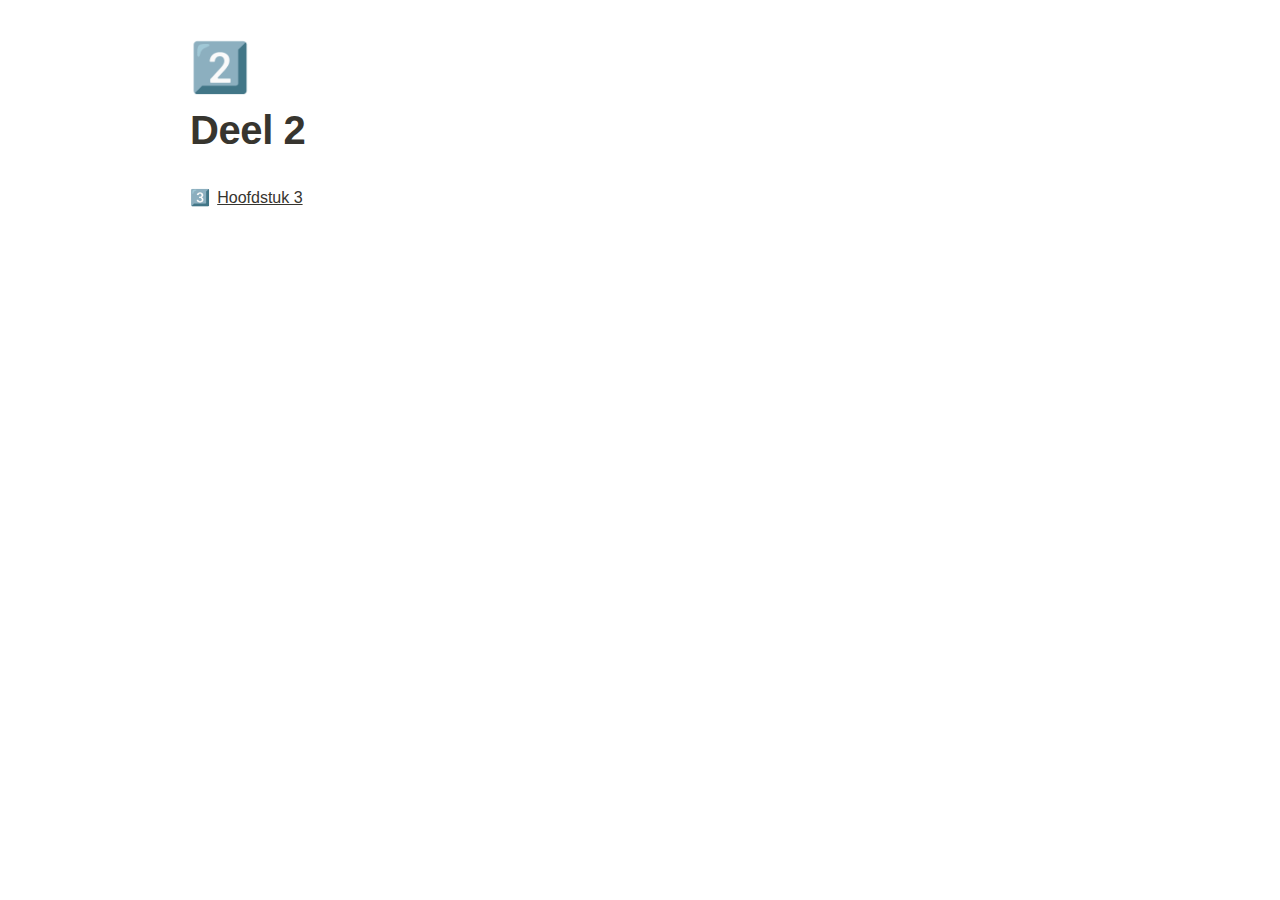
<file: Geschiedenis/Deel 2 c7dc9e4ec0d64468bcc31cf1e298795e.html>
<html><head><meta http-equiv="Content-Type" content="text/html; charset=utf-8"/><title>Deel 2</title><style>
/* cspell:disable-file */
/* webkit printing magic: print all background colors */
html {
	-webkit-print-color-adjust: exact;
}
* {
	box-sizing: border-box;
	-webkit-print-color-adjust: exact;
}

html,
body {
	margin: 0;
	padding: 0;
}
@media only screen {
	body {
		margin: 2em auto;
		max-width: 900px;
		color: rgb(55, 53, 47);
	}
}

body {
	line-height: 1.5;
	white-space: pre-wrap;
}

a,
a.visited {
	color: inherit;
	text-decoration: underline;
}

.pdf-relative-link-path {
	font-size: 80%;
	color: #444;
}

h1,
h2,
h3 {
	letter-spacing: -0.01em;
	line-height: 1.2;
	font-weight: 600;
	margin-bottom: 0;
}

.page-title {
	font-size: 2.5rem;
	font-weight: 700;
	margin-top: 0;
	margin-bottom: 0.75em;
}

h1 {
	font-size: 1.875rem;
	margin-top: 1.875rem;
}

h2 {
	font-size: 1.5rem;
	margin-top: 1.5rem;
}

h3 {
	font-size: 1.25rem;
	margin-top: 1.25rem;
}

.source {
	border: 1px solid #ddd;
	border-radius: 3px;
	padding: 1.5em;
	word-break: break-all;
}

.callout {
	border-radius: 3px;
	padding: 1rem;
}

figure {
	margin: 1.25em 0;
	page-break-inside: avoid;
}

figcaption {
	opacity: 0.5;
	font-size: 85%;
	margin-top: 0.5em;
}

mark {
	background-color: transparent;
}

.indented {
	padding-left: 1.5em;
}

hr {
	background: transparent;
	display: block;
	width: 100%;
	height: 1px;
	visibility: visible;
	border: none;
	border-bottom: 1px solid rgba(55, 53, 47, 0.09);
}

img {
	max-width: 100%;
}

@media only print {
	img {
		max-height: 100vh;
		object-fit: contain;
	}
}

@page {
	margin: 1in;
}

.collection-content {
	font-size: 0.875rem;
}

.column-list {
	display: flex;
	justify-content: space-between;
}

.column {
	padding: 0 1em;
}

.column:first-child {
	padding-left: 0;
}

.column:last-child {
	padding-right: 0;
}

.table_of_contents-item {
	display: block;
	font-size: 0.875rem;
	line-height: 1.3;
	padding: 0.125rem;
}

.table_of_contents-indent-1 {
	margin-left: 1.5rem;
}

.table_of_contents-indent-2 {
	margin-left: 3rem;
}

.table_of_contents-indent-3 {
	margin-left: 4.5rem;
}

.table_of_contents-link {
	text-decoration: none;
	opacity: 0.7;
	border-bottom: 1px solid rgba(55, 53, 47, 0.18);
}

table,
th,
td {
	border: 1px solid rgba(55, 53, 47, 0.09);
	border-collapse: collapse;
}

table {
	border-left: none;
	border-right: none;
}

th,
td {
	font-weight: normal;
	padding: 0.25em 0.5em;
	line-height: 1.5;
	min-height: 1.5em;
	text-align: left;
}

th {
	color: rgba(55, 53, 47, 0.6);
}

ol,
ul {
	margin: 0;
	margin-block-start: 0.6em;
	margin-block-end: 0.6em;
}

li > ol:first-child,
li > ul:first-child {
	margin-block-start: 0.6em;
}

ul > li {
	list-style: disc;
}

ul.to-do-list {
	padding-inline-start: 0;
}

ul.to-do-list > li {
	list-style: none;
}

.to-do-children-checked {
	text-decoration: line-through;
	opacity: 0.375;
}

ul.toggle > li {
	list-style: none;
}

ul {
	padding-inline-start: 1.7em;
}

ul > li {
	padding-left: 0.1em;
}

ol {
	padding-inline-start: 1.6em;
}

ol > li {
	padding-left: 0.2em;
}

.mono ol {
	padding-inline-start: 2em;
}

.mono ol > li {
	text-indent: -0.4em;
}

.toggle {
	padding-inline-start: 0em;
	list-style-type: none;
}

/* Indent toggle children */
.toggle > li > details {
	padding-left: 1.7em;
}

.toggle > li > details > summary {
	margin-left: -1.1em;
}

.selected-value {
	display: inline-block;
	padding: 0 0.5em;
	background: rgba(206, 205, 202, 0.5);
	border-radius: 3px;
	margin-right: 0.5em;
	margin-top: 0.3em;
	margin-bottom: 0.3em;
	white-space: nowrap;
}

.collection-title {
	display: inline-block;
	margin-right: 1em;
}

.page-description {
    margin-bottom: 2em;
}

.simple-table {
	margin-top: 1em;
	font-size: 0.875rem;
	empty-cells: show;
}
.simple-table td {
	height: 29px;
	min-width: 120px;
}

.simple-table th {
	height: 29px;
	min-width: 120px;
}

.simple-table-header-color {
	background: rgb(247, 246, 243);
	color: black;
}
.simple-table-header {
	font-weight: 500;
}

time {
	opacity: 0.5;
}

.icon {
	display: inline-block;
	max-width: 1.2em;
	max-height: 1.2em;
	text-decoration: none;
	vertical-align: text-bottom;
	margin-right: 0.5em;
}

img.icon {
	border-radius: 3px;
}

.user-icon {
	width: 1.5em;
	height: 1.5em;
	border-radius: 100%;
	margin-right: 0.5rem;
}

.user-icon-inner {
	font-size: 0.8em;
}

.text-icon {
	border: 1px solid #000;
	text-align: center;
}

.page-cover-image {
	display: block;
	object-fit: cover;
	width: 100%;
	max-height: 30vh;
}

.page-header-icon {
	font-size: 3rem;
	margin-bottom: 1rem;
}

.page-header-icon-with-cover {
	margin-top: -0.72em;
	margin-left: 0.07em;
}

.page-header-icon img {
	border-radius: 3px;
}

.link-to-page {
	margin: 1em 0;
	padding: 0;
	border: none;
	font-weight: 500;
}

p > .user {
	opacity: 0.5;
}

td > .user,
td > time {
	white-space: nowrap;
}

input[type="checkbox"] {
	transform: scale(1.5);
	margin-right: 0.6em;
	vertical-align: middle;
}

p {
	margin-top: 0.5em;
	margin-bottom: 0.5em;
}

.image {
	border: none;
	margin: 1.5em 0;
	padding: 0;
	border-radius: 0;
	text-align: center;
}

.code,
code {
	background: rgba(135, 131, 120, 0.15);
	border-radius: 3px;
	padding: 0.2em 0.4em;
	border-radius: 3px;
	font-size: 85%;
	tab-size: 2;
}

code {
	color: #eb5757;
}

.code {
	padding: 1.5em 1em;
}

.code-wrap {
	white-space: pre-wrap;
	word-break: break-all;
}

.code > code {
	background: none;
	padding: 0;
	font-size: 100%;
	color: inherit;
}

blockquote {
	font-size: 1.25em;
	margin: 1em 0;
	padding-left: 1em;
	border-left: 3px solid rgb(55, 53, 47);
}

.bookmark {
	text-decoration: none;
	max-height: 8em;
	padding: 0;
	display: flex;
	width: 100%;
	align-items: stretch;
}

.bookmark-title {
	font-size: 0.85em;
	overflow: hidden;
	text-overflow: ellipsis;
	height: 1.75em;
	white-space: nowrap;
}

.bookmark-text {
	display: flex;
	flex-direction: column;
}

.bookmark-info {
	flex: 4 1 180px;
	padding: 12px 14px 14px;
	display: flex;
	flex-direction: column;
	justify-content: space-between;
}

.bookmark-image {
	width: 33%;
	flex: 1 1 180px;
	display: block;
	position: relative;
	object-fit: cover;
	border-radius: 1px;
}

.bookmark-description {
	color: rgba(55, 53, 47, 0.6);
	font-size: 0.75em;
	overflow: hidden;
	max-height: 4.5em;
	word-break: break-word;
}

.bookmark-href {
	font-size: 0.75em;
	margin-top: 0.25em;
}

.sans { font-family: ui-sans-serif, -apple-system, BlinkMacSystemFont, "Segoe UI", Helvetica, "Apple Color Emoji", Arial, sans-serif, "Segoe UI Emoji", "Segoe UI Symbol"; }
.code { font-family: "SFMono-Regular", Menlo, Consolas, "PT Mono", "Liberation Mono", Courier, monospace; }
.serif { font-family: Lyon-Text, Georgia, ui-serif, serif; }
.mono { font-family: iawriter-mono, Nitti, Menlo, Courier, monospace; }
.pdf .sans { font-family: Inter, ui-sans-serif, -apple-system, BlinkMacSystemFont, "Segoe UI", Helvetica, "Apple Color Emoji", Arial, sans-serif, "Segoe UI Emoji", "Segoe UI Symbol", 'Twemoji', 'Noto Color Emoji', 'Noto Sans CJK JP'; }
.pdf:lang(zh-CN) .sans { font-family: Inter, ui-sans-serif, -apple-system, BlinkMacSystemFont, "Segoe UI", Helvetica, "Apple Color Emoji", Arial, sans-serif, "Segoe UI Emoji", "Segoe UI Symbol", 'Twemoji', 'Noto Color Emoji', 'Noto Sans CJK SC'; }
.pdf:lang(zh-TW) .sans { font-family: Inter, ui-sans-serif, -apple-system, BlinkMacSystemFont, "Segoe UI", Helvetica, "Apple Color Emoji", Arial, sans-serif, "Segoe UI Emoji", "Segoe UI Symbol", 'Twemoji', 'Noto Color Emoji', 'Noto Sans CJK TC'; }
.pdf:lang(ko-KR) .sans { font-family: Inter, ui-sans-serif, -apple-system, BlinkMacSystemFont, "Segoe UI", Helvetica, "Apple Color Emoji", Arial, sans-serif, "Segoe UI Emoji", "Segoe UI Symbol", 'Twemoji', 'Noto Color Emoji', 'Noto Sans CJK KR'; }
.pdf .code { font-family: Source Code Pro, "SFMono-Regular", Menlo, Consolas, "PT Mono", "Liberation Mono", Courier, monospace, 'Twemoji', 'Noto Color Emoji', 'Noto Sans Mono CJK JP'; }
.pdf:lang(zh-CN) .code { font-family: Source Code Pro, "SFMono-Regular", Menlo, Consolas, "PT Mono", "Liberation Mono", Courier, monospace, 'Twemoji', 'Noto Color Emoji', 'Noto Sans Mono CJK SC'; }
.pdf:lang(zh-TW) .code { font-family: Source Code Pro, "SFMono-Regular", Menlo, Consolas, "PT Mono", "Liberation Mono", Courier, monospace, 'Twemoji', 'Noto Color Emoji', 'Noto Sans Mono CJK TC'; }
.pdf:lang(ko-KR) .code { font-family: Source Code Pro, "SFMono-Regular", Menlo, Consolas, "PT Mono", "Liberation Mono", Courier, monospace, 'Twemoji', 'Noto Color Emoji', 'Noto Sans Mono CJK KR'; }
.pdf .serif { font-family: PT Serif, Lyon-Text, Georgia, ui-serif, serif, 'Twemoji', 'Noto Color Emoji', 'Noto Serif CJK JP'; }
.pdf:lang(zh-CN) .serif { font-family: PT Serif, Lyon-Text, Georgia, ui-serif, serif, 'Twemoji', 'Noto Color Emoji', 'Noto Serif CJK SC'; }
.pdf:lang(zh-TW) .serif { font-family: PT Serif, Lyon-Text, Georgia, ui-serif, serif, 'Twemoji', 'Noto Color Emoji', 'Noto Serif CJK TC'; }
.pdf:lang(ko-KR) .serif { font-family: PT Serif, Lyon-Text, Georgia, ui-serif, serif, 'Twemoji', 'Noto Color Emoji', 'Noto Serif CJK KR'; }
.pdf .mono { font-family: PT Mono, iawriter-mono, Nitti, Menlo, Courier, monospace, 'Twemoji', 'Noto Color Emoji', 'Noto Sans Mono CJK JP'; }
.pdf:lang(zh-CN) .mono { font-family: PT Mono, iawriter-mono, Nitti, Menlo, Courier, monospace, 'Twemoji', 'Noto Color Emoji', 'Noto Sans Mono CJK SC'; }
.pdf:lang(zh-TW) .mono { font-family: PT Mono, iawriter-mono, Nitti, Menlo, Courier, monospace, 'Twemoji', 'Noto Color Emoji', 'Noto Sans Mono CJK TC'; }
.pdf:lang(ko-KR) .mono { font-family: PT Mono, iawriter-mono, Nitti, Menlo, Courier, monospace, 'Twemoji', 'Noto Color Emoji', 'Noto Sans Mono CJK KR'; }
.highlight-default {
	color: rgba(55, 53, 47, 1);
}
.highlight-gray {
	color: rgba(120, 119, 116, 1);
	fill: rgba(120, 119, 116, 1);
}
.highlight-brown {
	color: rgba(159, 107, 83, 1);
	fill: rgba(159, 107, 83, 1);
}
.highlight-orange {
	color: rgba(217, 115, 13, 1);
	fill: rgba(217, 115, 13, 1);
}
.highlight-yellow {
	color: rgba(203, 145, 47, 1);
	fill: rgba(203, 145, 47, 1);
}
.highlight-teal {
	color: rgba(68, 131, 97, 1);
	fill: rgba(68, 131, 97, 1);
}
.highlight-blue {
	color: rgba(51, 126, 169, 1);
	fill: rgba(51, 126, 169, 1);
}
.highlight-purple {
	color: rgba(144, 101, 176, 1);
	fill: rgba(144, 101, 176, 1);
}
.highlight-pink {
	color: rgba(193, 76, 138, 1);
	fill: rgba(193, 76, 138, 1);
}
.highlight-red {
	color: rgba(212, 76, 71, 1);
	fill: rgba(212, 76, 71, 1);
}
.highlight-gray_background {
	background: rgba(241, 241, 239, 1);
}
.highlight-brown_background {
	background: rgba(244, 238, 238, 1);
}
.highlight-orange_background {
	background: rgba(251, 236, 221, 1);
}
.highlight-yellow_background {
	background: rgba(251, 243, 219, 1);
}
.highlight-teal_background {
	background: rgba(237, 243, 236, 1);
}
.highlight-blue_background {
	background: rgba(231, 243, 248, 1);
}
.highlight-purple_background {
	background: rgba(244, 240, 247, 0.8);
}
.highlight-pink_background {
	background: rgba(249, 238, 243, 0.8);
}
.highlight-red_background {
	background: rgba(253, 235, 236, 1);
}
.block-color-default {
	color: inherit;
	fill: inherit;
}
.block-color-gray {
	color: rgba(120, 119, 116, 1);
	fill: rgba(120, 119, 116, 1);
}
.block-color-brown {
	color: rgba(159, 107, 83, 1);
	fill: rgba(159, 107, 83, 1);
}
.block-color-orange {
	color: rgba(217, 115, 13, 1);
	fill: rgba(217, 115, 13, 1);
}
.block-color-yellow {
	color: rgba(203, 145, 47, 1);
	fill: rgba(203, 145, 47, 1);
}
.block-color-teal {
	color: rgba(68, 131, 97, 1);
	fill: rgba(68, 131, 97, 1);
}
.block-color-blue {
	color: rgba(51, 126, 169, 1);
	fill: rgba(51, 126, 169, 1);
}
.block-color-purple {
	color: rgba(144, 101, 176, 1);
	fill: rgba(144, 101, 176, 1);
}
.block-color-pink {
	color: rgba(193, 76, 138, 1);
	fill: rgba(193, 76, 138, 1);
}
.block-color-red {
	color: rgba(212, 76, 71, 1);
	fill: rgba(212, 76, 71, 1);
}
.block-color-gray_background {
	background: rgba(241, 241, 239, 1);
}
.block-color-brown_background {
	background: rgba(244, 238, 238, 1);
}
.block-color-orange_background {
	background: rgba(251, 236, 221, 1);
}
.block-color-yellow_background {
	background: rgba(251, 243, 219, 1);
}
.block-color-teal_background {
	background: rgba(237, 243, 236, 1);
}
.block-color-blue_background {
	background: rgba(231, 243, 248, 1);
}
.block-color-purple_background {
	background: rgba(244, 240, 247, 0.8);
}
.block-color-pink_background {
	background: rgba(249, 238, 243, 0.8);
}
.block-color-red_background {
	background: rgba(253, 235, 236, 1);
}
.select-value-color-uiBlue { background-color: rgba(35, 131, 226, .07); }
.select-value-color-pink { background-color: rgba(245, 224, 233, 1); }
.select-value-color-purple { background-color: rgba(232, 222, 238, 1); }
.select-value-color-green { background-color: rgba(219, 237, 219, 1); }
.select-value-color-gray { background-color: rgba(227, 226, 224, 1); }
.select-value-color-transparentGray { background-color: rgba(227, 226, 224, 0); }
.select-value-color-translucentGray { background-color: rgba(255, 255, 255, 0.0375); }
.select-value-color-orange { background-color: rgba(250, 222, 201, 1); }
.select-value-color-brown { background-color: rgba(238, 224, 218, 1); }
.select-value-color-red { background-color: rgba(255, 226, 221, 1); }
.select-value-color-yellow { background-color: rgba(253, 236, 200, 1); }
.select-value-color-blue { background-color: rgba(211, 229, 239, 1); }
.select-value-color-pageGlass { background-color: undefined; }
.select-value-color-washGlass { background-color: undefined; }

.checkbox {
	display: inline-flex;
	vertical-align: text-bottom;
	width: 16;
	height: 16;
	background-size: 16px;
	margin-left: 2px;
	margin-right: 5px;
}

.checkbox-on {
	background-image: url("data:image/svg+xml;charset=UTF-8,%3Csvg%20width%3D%2216%22%20height%3D%2216%22%20viewBox%3D%220%200%2016%2016%22%20fill%3D%22none%22%20xmlns%3D%22http%3A%2F%2Fwww.w3.org%2F2000%2Fsvg%22%3E%0A%3Crect%20width%3D%2216%22%20height%3D%2216%22%20fill%3D%22%2358A9D7%22%2F%3E%0A%3Cpath%20d%3D%22M6.71429%2012.2852L14%204.9995L12.7143%203.71436L6.71429%209.71378L3.28571%206.2831L2%207.57092L6.71429%2012.2852Z%22%20fill%3D%22white%22%2F%3E%0A%3C%2Fsvg%3E");
}

.checkbox-off {
	background-image: url("data:image/svg+xml;charset=UTF-8,%3Csvg%20width%3D%2216%22%20height%3D%2216%22%20viewBox%3D%220%200%2016%2016%22%20fill%3D%22none%22%20xmlns%3D%22http%3A%2F%2Fwww.w3.org%2F2000%2Fsvg%22%3E%0A%3Crect%20x%3D%220.75%22%20y%3D%220.75%22%20width%3D%2214.5%22%20height%3D%2214.5%22%20fill%3D%22white%22%20stroke%3D%22%2336352F%22%20stroke-width%3D%221.5%22%2F%3E%0A%3C%2Fsvg%3E");
}
	
</style></head><body><article id="c7dc9e4e-c0d6-4468-bcc3-1cf1e298795e" class="page sans"><header><div class="page-header-icon undefined"><span class="icon">2️⃣</span></div><h1 class="page-title">Deel 2</h1><p class="page-description"></p></header><div class="page-body"><figure id="994379ae-2004-431b-b8b1-ad6719f5c472" class="link-to-page"><a href="Hoofdstuk%203%20994379ae2004431bb8b1ad6719f5c472.html"><span class="icon">3️⃣</span>Hoofdstuk 3</a></figure></div></article><span class="sans" style="font-size:14px;padding-top:2em"></span></body></html>
</file>
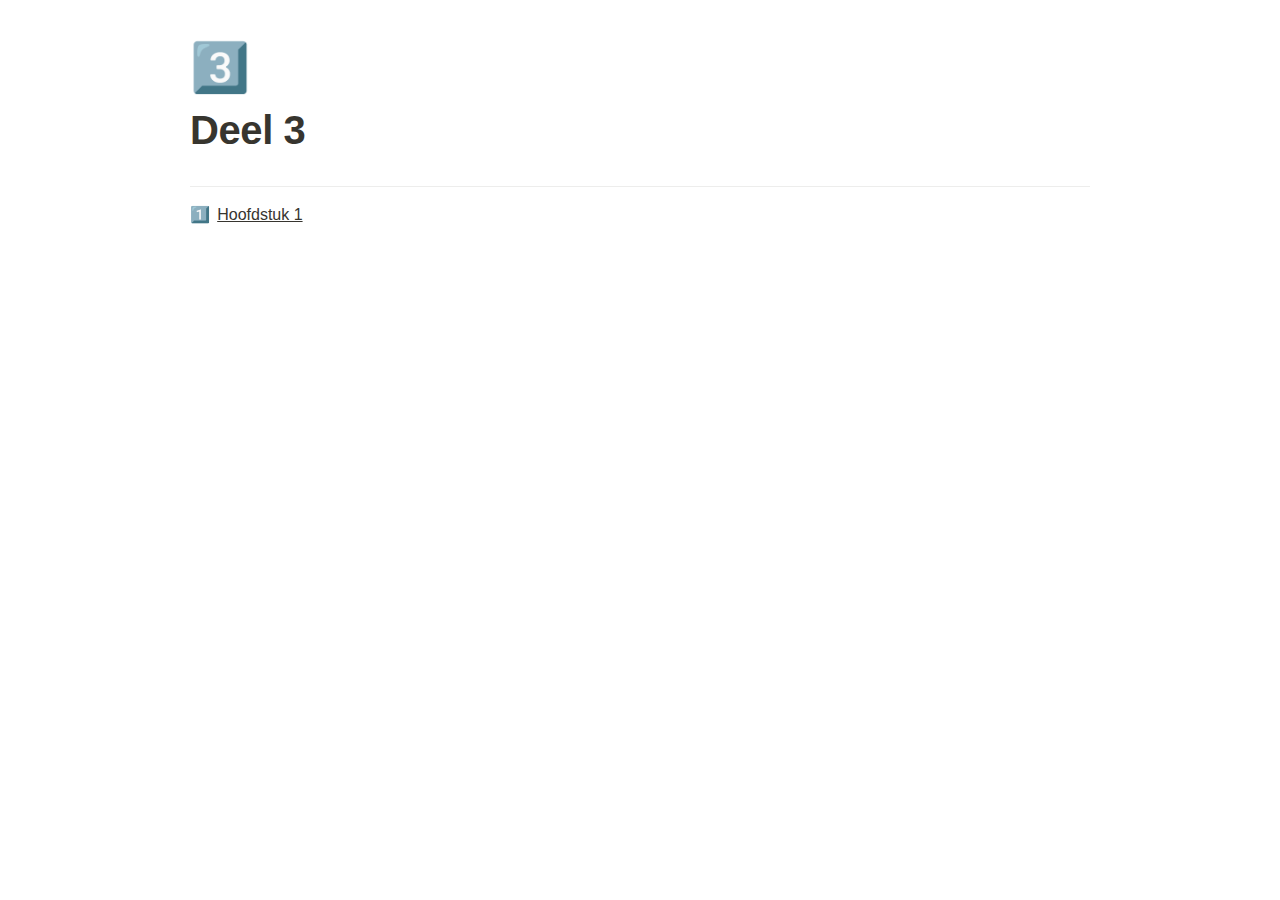
<file: Geschiedenis/Deel 3 01c050c19c67438fab24276ab0128e8c.html>
<html><head><meta http-equiv="Content-Type" content="text/html; charset=utf-8"/><title>Deel 3</title><style>
/* cspell:disable-file */
/* webkit printing magic: print all background colors */
html {
	-webkit-print-color-adjust: exact;
}
* {
	box-sizing: border-box;
	-webkit-print-color-adjust: exact;
}

html,
body {
	margin: 0;
	padding: 0;
}
@media only screen {
	body {
		margin: 2em auto;
		max-width: 900px;
		color: rgb(55, 53, 47);
	}
}

body {
	line-height: 1.5;
	white-space: pre-wrap;
}

a,
a.visited {
	color: inherit;
	text-decoration: underline;
}

.pdf-relative-link-path {
	font-size: 80%;
	color: #444;
}

h1,
h2,
h3 {
	letter-spacing: -0.01em;
	line-height: 1.2;
	font-weight: 600;
	margin-bottom: 0;
}

.page-title {
	font-size: 2.5rem;
	font-weight: 700;
	margin-top: 0;
	margin-bottom: 0.75em;
}

h1 {
	font-size: 1.875rem;
	margin-top: 1.875rem;
}

h2 {
	font-size: 1.5rem;
	margin-top: 1.5rem;
}

h3 {
	font-size: 1.25rem;
	margin-top: 1.25rem;
}

.source {
	border: 1px solid #ddd;
	border-radius: 3px;
	padding: 1.5em;
	word-break: break-all;
}

.callout {
	border-radius: 3px;
	padding: 1rem;
}

figure {
	margin: 1.25em 0;
	page-break-inside: avoid;
}

figcaption {
	opacity: 0.5;
	font-size: 85%;
	margin-top: 0.5em;
}

mark {
	background-color: transparent;
}

.indented {
	padding-left: 1.5em;
}

hr {
	background: transparent;
	display: block;
	width: 100%;
	height: 1px;
	visibility: visible;
	border: none;
	border-bottom: 1px solid rgba(55, 53, 47, 0.09);
}

img {
	max-width: 100%;
}

@media only print {
	img {
		max-height: 100vh;
		object-fit: contain;
	}
}

@page {
	margin: 1in;
}

.collection-content {
	font-size: 0.875rem;
}

.column-list {
	display: flex;
	justify-content: space-between;
}

.column {
	padding: 0 1em;
}

.column:first-child {
	padding-left: 0;
}

.column:last-child {
	padding-right: 0;
}

.table_of_contents-item {
	display: block;
	font-size: 0.875rem;
	line-height: 1.3;
	padding: 0.125rem;
}

.table_of_contents-indent-1 {
	margin-left: 1.5rem;
}

.table_of_contents-indent-2 {
	margin-left: 3rem;
}

.table_of_contents-indent-3 {
	margin-left: 4.5rem;
}

.table_of_contents-link {
	text-decoration: none;
	opacity: 0.7;
	border-bottom: 1px solid rgba(55, 53, 47, 0.18);
}

table,
th,
td {
	border: 1px solid rgba(55, 53, 47, 0.09);
	border-collapse: collapse;
}

table {
	border-left: none;
	border-right: none;
}

th,
td {
	font-weight: normal;
	padding: 0.25em 0.5em;
	line-height: 1.5;
	min-height: 1.5em;
	text-align: left;
}

th {
	color: rgba(55, 53, 47, 0.6);
}

ol,
ul {
	margin: 0;
	margin-block-start: 0.6em;
	margin-block-end: 0.6em;
}

li > ol:first-child,
li > ul:first-child {
	margin-block-start: 0.6em;
}

ul > li {
	list-style: disc;
}

ul.to-do-list {
	padding-inline-start: 0;
}

ul.to-do-list > li {
	list-style: none;
}

.to-do-children-checked {
	text-decoration: line-through;
	opacity: 0.375;
}

ul.toggle > li {
	list-style: none;
}

ul {
	padding-inline-start: 1.7em;
}

ul > li {
	padding-left: 0.1em;
}

ol {
	padding-inline-start: 1.6em;
}

ol > li {
	padding-left: 0.2em;
}

.mono ol {
	padding-inline-start: 2em;
}

.mono ol > li {
	text-indent: -0.4em;
}

.toggle {
	padding-inline-start: 0em;
	list-style-type: none;
}

/* Indent toggle children */
.toggle > li > details {
	padding-left: 1.7em;
}

.toggle > li > details > summary {
	margin-left: -1.1em;
}

.selected-value {
	display: inline-block;
	padding: 0 0.5em;
	background: rgba(206, 205, 202, 0.5);
	border-radius: 3px;
	margin-right: 0.5em;
	margin-top: 0.3em;
	margin-bottom: 0.3em;
	white-space: nowrap;
}

.collection-title {
	display: inline-block;
	margin-right: 1em;
}

.page-description {
    margin-bottom: 2em;
}

.simple-table {
	margin-top: 1em;
	font-size: 0.875rem;
	empty-cells: show;
}
.simple-table td {
	height: 29px;
	min-width: 120px;
}

.simple-table th {
	height: 29px;
	min-width: 120px;
}

.simple-table-header-color {
	background: rgb(247, 246, 243);
	color: black;
}
.simple-table-header {
	font-weight: 500;
}

time {
	opacity: 0.5;
}

.icon {
	display: inline-block;
	max-width: 1.2em;
	max-height: 1.2em;
	text-decoration: none;
	vertical-align: text-bottom;
	margin-right: 0.5em;
}

img.icon {
	border-radius: 3px;
}

.user-icon {
	width: 1.5em;
	height: 1.5em;
	border-radius: 100%;
	margin-right: 0.5rem;
}

.user-icon-inner {
	font-size: 0.8em;
}

.text-icon {
	border: 1px solid #000;
	text-align: center;
}

.page-cover-image {
	display: block;
	object-fit: cover;
	width: 100%;
	max-height: 30vh;
}

.page-header-icon {
	font-size: 3rem;
	margin-bottom: 1rem;
}

.page-header-icon-with-cover {
	margin-top: -0.72em;
	margin-left: 0.07em;
}

.page-header-icon img {
	border-radius: 3px;
}

.link-to-page {
	margin: 1em 0;
	padding: 0;
	border: none;
	font-weight: 500;
}

p > .user {
	opacity: 0.5;
}

td > .user,
td > time {
	white-space: nowrap;
}

input[type="checkbox"] {
	transform: scale(1.5);
	margin-right: 0.6em;
	vertical-align: middle;
}

p {
	margin-top: 0.5em;
	margin-bottom: 0.5em;
}

.image {
	border: none;
	margin: 1.5em 0;
	padding: 0;
	border-radius: 0;
	text-align: center;
}

.code,
code {
	background: rgba(135, 131, 120, 0.15);
	border-radius: 3px;
	padding: 0.2em 0.4em;
	border-radius: 3px;
	font-size: 85%;
	tab-size: 2;
}

code {
	color: #eb5757;
}

.code {
	padding: 1.5em 1em;
}

.code-wrap {
	white-space: pre-wrap;
	word-break: break-all;
}

.code > code {
	background: none;
	padding: 0;
	font-size: 100%;
	color: inherit;
}

blockquote {
	font-size: 1.25em;
	margin: 1em 0;
	padding-left: 1em;
	border-left: 3px solid rgb(55, 53, 47);
}

.bookmark {
	text-decoration: none;
	max-height: 8em;
	padding: 0;
	display: flex;
	width: 100%;
	align-items: stretch;
}

.bookmark-title {
	font-size: 0.85em;
	overflow: hidden;
	text-overflow: ellipsis;
	height: 1.75em;
	white-space: nowrap;
}

.bookmark-text {
	display: flex;
	flex-direction: column;
}

.bookmark-info {
	flex: 4 1 180px;
	padding: 12px 14px 14px;
	display: flex;
	flex-direction: column;
	justify-content: space-between;
}

.bookmark-image {
	width: 33%;
	flex: 1 1 180px;
	display: block;
	position: relative;
	object-fit: cover;
	border-radius: 1px;
}

.bookmark-description {
	color: rgba(55, 53, 47, 0.6);
	font-size: 0.75em;
	overflow: hidden;
	max-height: 4.5em;
	word-break: break-word;
}

.bookmark-href {
	font-size: 0.75em;
	margin-top: 0.25em;
}

.sans { font-family: ui-sans-serif, -apple-system, BlinkMacSystemFont, "Segoe UI", Helvetica, "Apple Color Emoji", Arial, sans-serif, "Segoe UI Emoji", "Segoe UI Symbol"; }
.code { font-family: "SFMono-Regular", Menlo, Consolas, "PT Mono", "Liberation Mono", Courier, monospace; }
.serif { font-family: Lyon-Text, Georgia, ui-serif, serif; }
.mono { font-family: iawriter-mono, Nitti, Menlo, Courier, monospace; }
.pdf .sans { font-family: Inter, ui-sans-serif, -apple-system, BlinkMacSystemFont, "Segoe UI", Helvetica, "Apple Color Emoji", Arial, sans-serif, "Segoe UI Emoji", "Segoe UI Symbol", 'Twemoji', 'Noto Color Emoji', 'Noto Sans CJK JP'; }
.pdf:lang(zh-CN) .sans { font-family: Inter, ui-sans-serif, -apple-system, BlinkMacSystemFont, "Segoe UI", Helvetica, "Apple Color Emoji", Arial, sans-serif, "Segoe UI Emoji", "Segoe UI Symbol", 'Twemoji', 'Noto Color Emoji', 'Noto Sans CJK SC'; }
.pdf:lang(zh-TW) .sans { font-family: Inter, ui-sans-serif, -apple-system, BlinkMacSystemFont, "Segoe UI", Helvetica, "Apple Color Emoji", Arial, sans-serif, "Segoe UI Emoji", "Segoe UI Symbol", 'Twemoji', 'Noto Color Emoji', 'Noto Sans CJK TC'; }
.pdf:lang(ko-KR) .sans { font-family: Inter, ui-sans-serif, -apple-system, BlinkMacSystemFont, "Segoe UI", Helvetica, "Apple Color Emoji", Arial, sans-serif, "Segoe UI Emoji", "Segoe UI Symbol", 'Twemoji', 'Noto Color Emoji', 'Noto Sans CJK KR'; }
.pdf .code { font-family: Source Code Pro, "SFMono-Regular", Menlo, Consolas, "PT Mono", "Liberation Mono", Courier, monospace, 'Twemoji', 'Noto Color Emoji', 'Noto Sans Mono CJK JP'; }
.pdf:lang(zh-CN) .code { font-family: Source Code Pro, "SFMono-Regular", Menlo, Consolas, "PT Mono", "Liberation Mono", Courier, monospace, 'Twemoji', 'Noto Color Emoji', 'Noto Sans Mono CJK SC'; }
.pdf:lang(zh-TW) .code { font-family: Source Code Pro, "SFMono-Regular", Menlo, Consolas, "PT Mono", "Liberation Mono", Courier, monospace, 'Twemoji', 'Noto Color Emoji', 'Noto Sans Mono CJK TC'; }
.pdf:lang(ko-KR) .code { font-family: Source Code Pro, "SFMono-Regular", Menlo, Consolas, "PT Mono", "Liberation Mono", Courier, monospace, 'Twemoji', 'Noto Color Emoji', 'Noto Sans Mono CJK KR'; }
.pdf .serif { font-family: PT Serif, Lyon-Text, Georgia, ui-serif, serif, 'Twemoji', 'Noto Color Emoji', 'Noto Serif CJK JP'; }
.pdf:lang(zh-CN) .serif { font-family: PT Serif, Lyon-Text, Georgia, ui-serif, serif, 'Twemoji', 'Noto Color Emoji', 'Noto Serif CJK SC'; }
.pdf:lang(zh-TW) .serif { font-family: PT Serif, Lyon-Text, Georgia, ui-serif, serif, 'Twemoji', 'Noto Color Emoji', 'Noto Serif CJK TC'; }
.pdf:lang(ko-KR) .serif { font-family: PT Serif, Lyon-Text, Georgia, ui-serif, serif, 'Twemoji', 'Noto Color Emoji', 'Noto Serif CJK KR'; }
.pdf .mono { font-family: PT Mono, iawriter-mono, Nitti, Menlo, Courier, monospace, 'Twemoji', 'Noto Color Emoji', 'Noto Sans Mono CJK JP'; }
.pdf:lang(zh-CN) .mono { font-family: PT Mono, iawriter-mono, Nitti, Menlo, Courier, monospace, 'Twemoji', 'Noto Color Emoji', 'Noto Sans Mono CJK SC'; }
.pdf:lang(zh-TW) .mono { font-family: PT Mono, iawriter-mono, Nitti, Menlo, Courier, monospace, 'Twemoji', 'Noto Color Emoji', 'Noto Sans Mono CJK TC'; }
.pdf:lang(ko-KR) .mono { font-family: PT Mono, iawriter-mono, Nitti, Menlo, Courier, monospace, 'Twemoji', 'Noto Color Emoji', 'Noto Sans Mono CJK KR'; }
.highlight-default {
	color: rgba(55, 53, 47, 1);
}
.highlight-gray {
	color: rgba(120, 119, 116, 1);
	fill: rgba(120, 119, 116, 1);
}
.highlight-brown {
	color: rgba(159, 107, 83, 1);
	fill: rgba(159, 107, 83, 1);
}
.highlight-orange {
	color: rgba(217, 115, 13, 1);
	fill: rgba(217, 115, 13, 1);
}
.highlight-yellow {
	color: rgba(203, 145, 47, 1);
	fill: rgba(203, 145, 47, 1);
}
.highlight-teal {
	color: rgba(68, 131, 97, 1);
	fill: rgba(68, 131, 97, 1);
}
.highlight-blue {
	color: rgba(51, 126, 169, 1);
	fill: rgba(51, 126, 169, 1);
}
.highlight-purple {
	color: rgba(144, 101, 176, 1);
	fill: rgba(144, 101, 176, 1);
}
.highlight-pink {
	color: rgba(193, 76, 138, 1);
	fill: rgba(193, 76, 138, 1);
}
.highlight-red {
	color: rgba(212, 76, 71, 1);
	fill: rgba(212, 76, 71, 1);
}
.highlight-gray_background {
	background: rgba(241, 241, 239, 1);
}
.highlight-brown_background {
	background: rgba(244, 238, 238, 1);
}
.highlight-orange_background {
	background: rgba(251, 236, 221, 1);
}
.highlight-yellow_background {
	background: rgba(251, 243, 219, 1);
}
.highlight-teal_background {
	background: rgba(237, 243, 236, 1);
}
.highlight-blue_background {
	background: rgba(231, 243, 248, 1);
}
.highlight-purple_background {
	background: rgba(244, 240, 247, 0.8);
}
.highlight-pink_background {
	background: rgba(249, 238, 243, 0.8);
}
.highlight-red_background {
	background: rgba(253, 235, 236, 1);
}
.block-color-default {
	color: inherit;
	fill: inherit;
}
.block-color-gray {
	color: rgba(120, 119, 116, 1);
	fill: rgba(120, 119, 116, 1);
}
.block-color-brown {
	color: rgba(159, 107, 83, 1);
	fill: rgba(159, 107, 83, 1);
}
.block-color-orange {
	color: rgba(217, 115, 13, 1);
	fill: rgba(217, 115, 13, 1);
}
.block-color-yellow {
	color: rgba(203, 145, 47, 1);
	fill: rgba(203, 145, 47, 1);
}
.block-color-teal {
	color: rgba(68, 131, 97, 1);
	fill: rgba(68, 131, 97, 1);
}
.block-color-blue {
	color: rgba(51, 126, 169, 1);
	fill: rgba(51, 126, 169, 1);
}
.block-color-purple {
	color: rgba(144, 101, 176, 1);
	fill: rgba(144, 101, 176, 1);
}
.block-color-pink {
	color: rgba(193, 76, 138, 1);
	fill: rgba(193, 76, 138, 1);
}
.block-color-red {
	color: rgba(212, 76, 71, 1);
	fill: rgba(212, 76, 71, 1);
}
.block-color-gray_background {
	background: rgba(241, 241, 239, 1);
}
.block-color-brown_background {
	background: rgba(244, 238, 238, 1);
}
.block-color-orange_background {
	background: rgba(251, 236, 221, 1);
}
.block-color-yellow_background {
	background: rgba(251, 243, 219, 1);
}
.block-color-teal_background {
	background: rgba(237, 243, 236, 1);
}
.block-color-blue_background {
	background: rgba(231, 243, 248, 1);
}
.block-color-purple_background {
	background: rgba(244, 240, 247, 0.8);
}
.block-color-pink_background {
	background: rgba(249, 238, 243, 0.8);
}
.block-color-red_background {
	background: rgba(253, 235, 236, 1);
}
.select-value-color-uiBlue { background-color: rgba(35, 131, 226, .07); }
.select-value-color-pink { background-color: rgba(245, 224, 233, 1); }
.select-value-color-purple { background-color: rgba(232, 222, 238, 1); }
.select-value-color-green { background-color: rgba(219, 237, 219, 1); }
.select-value-color-gray { background-color: rgba(227, 226, 224, 1); }
.select-value-color-transparentGray { background-color: rgba(227, 226, 224, 0); }
.select-value-color-translucentGray { background-color: rgba(255, 255, 255, 0.0375); }
.select-value-color-orange { background-color: rgba(250, 222, 201, 1); }
.select-value-color-brown { background-color: rgba(238, 224, 218, 1); }
.select-value-color-red { background-color: rgba(255, 226, 221, 1); }
.select-value-color-yellow { background-color: rgba(253, 236, 200, 1); }
.select-value-color-blue { background-color: rgba(211, 229, 239, 1); }
.select-value-color-pageGlass { background-color: undefined; }
.select-value-color-washGlass { background-color: undefined; }

.checkbox {
	display: inline-flex;
	vertical-align: text-bottom;
	width: 16;
	height: 16;
	background-size: 16px;
	margin-left: 2px;
	margin-right: 5px;
}

.checkbox-on {
	background-image: url("data:image/svg+xml;charset=UTF-8,%3Csvg%20width%3D%2216%22%20height%3D%2216%22%20viewBox%3D%220%200%2016%2016%22%20fill%3D%22none%22%20xmlns%3D%22http%3A%2F%2Fwww.w3.org%2F2000%2Fsvg%22%3E%0A%3Crect%20width%3D%2216%22%20height%3D%2216%22%20fill%3D%22%2358A9D7%22%2F%3E%0A%3Cpath%20d%3D%22M6.71429%2012.2852L14%204.9995L12.7143%203.71436L6.71429%209.71378L3.28571%206.2831L2%207.57092L6.71429%2012.2852Z%22%20fill%3D%22white%22%2F%3E%0A%3C%2Fsvg%3E");
}

.checkbox-off {
	background-image: url("data:image/svg+xml;charset=UTF-8,%3Csvg%20width%3D%2216%22%20height%3D%2216%22%20viewBox%3D%220%200%2016%2016%22%20fill%3D%22none%22%20xmlns%3D%22http%3A%2F%2Fwww.w3.org%2F2000%2Fsvg%22%3E%0A%3Crect%20x%3D%220.75%22%20y%3D%220.75%22%20width%3D%2214.5%22%20height%3D%2214.5%22%20fill%3D%22white%22%20stroke%3D%22%2336352F%22%20stroke-width%3D%221.5%22%2F%3E%0A%3C%2Fsvg%3E");
}
	
</style></head><body><article id="01c050c1-9c67-438f-ab24-276ab0128e8c" class="page sans"><header><div class="page-header-icon undefined"><span class="icon">3️⃣</span></div><h1 class="page-title">Deel 3</h1><p class="page-description"></p></header><div class="page-body"><hr id="b25a9142-f8d2-4633-869f-00d3d08e4fe7"/><figure id="cdf6c83b-28a8-46d2-8f7f-ca8aae288f6e" class="link-to-page"><a href="Hoofdstuk%201%20cdf6c83b28a846d28f7fca8aae288f6e.html"><span class="icon">1️⃣</span>Hoofdstuk 1</a></figure></div></article><span class="sans" style="font-size:14px;padding-top:2em"></span></body></html>
</file>
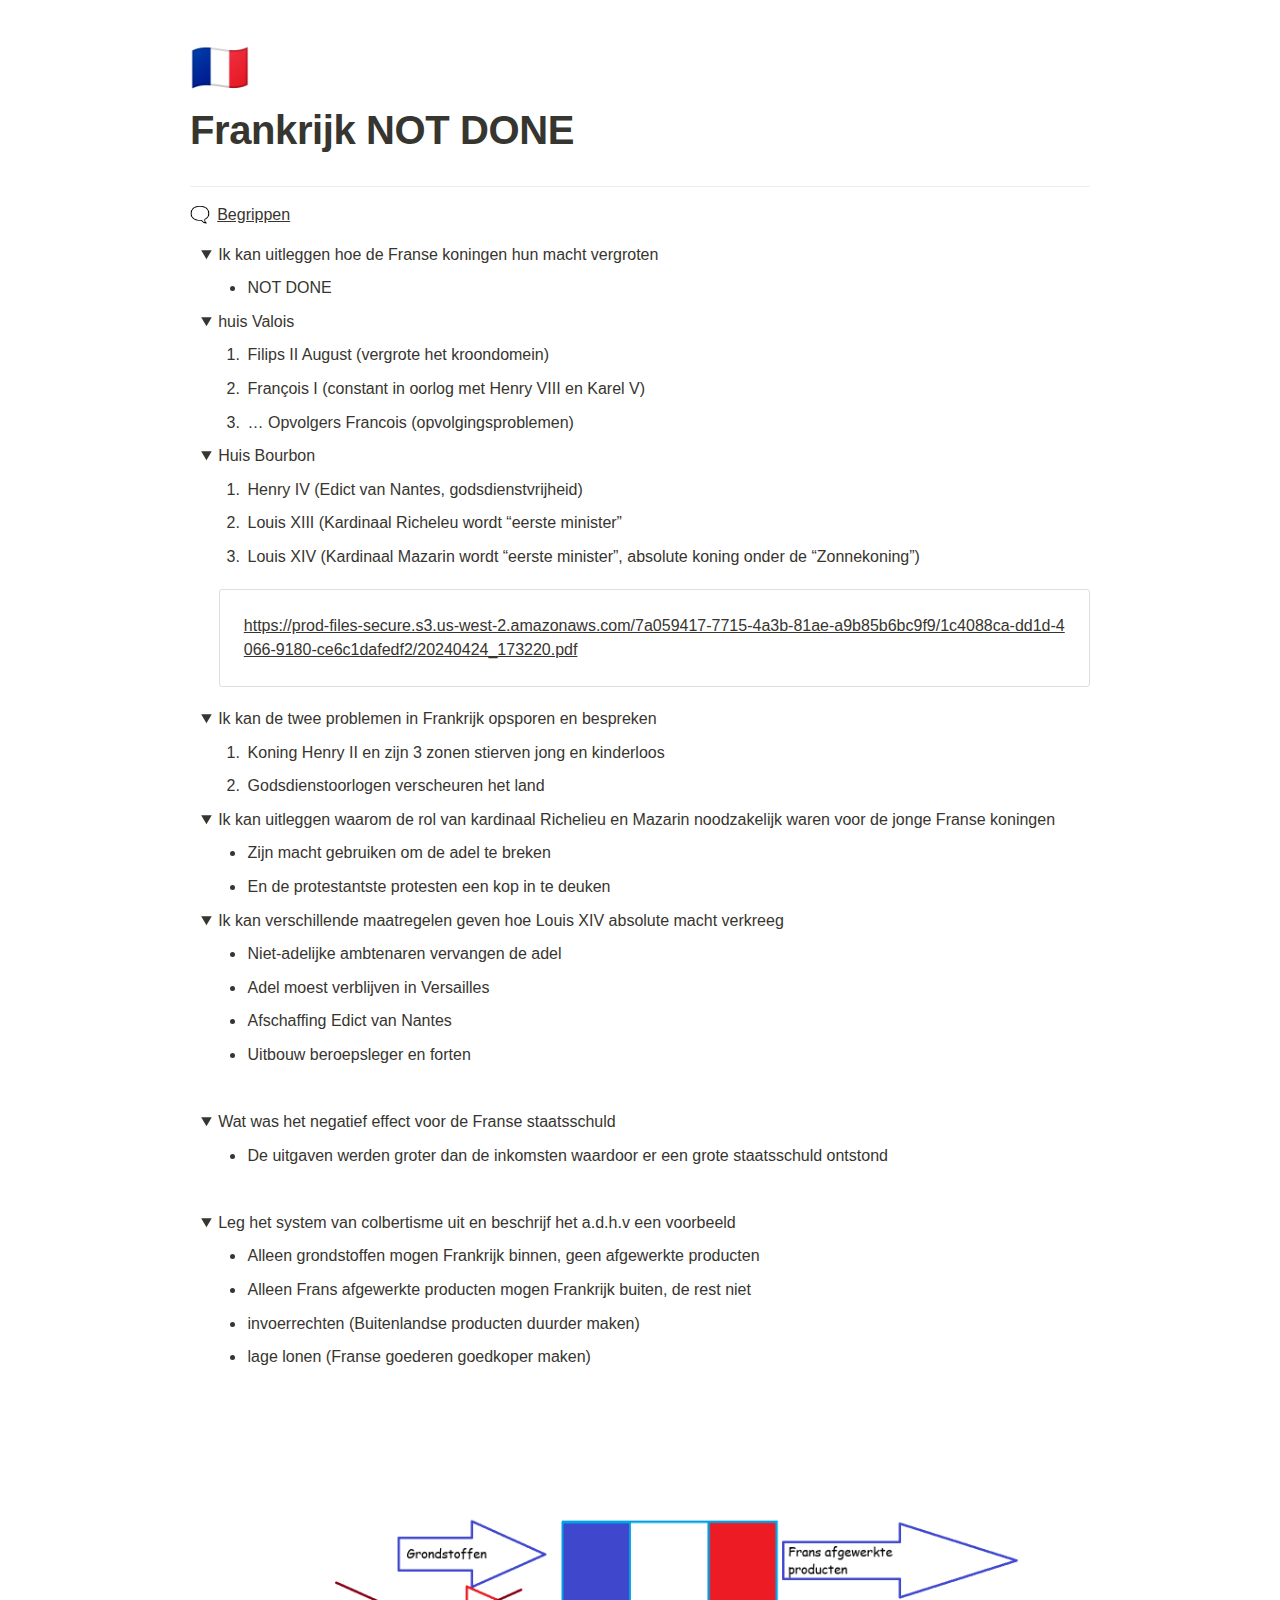
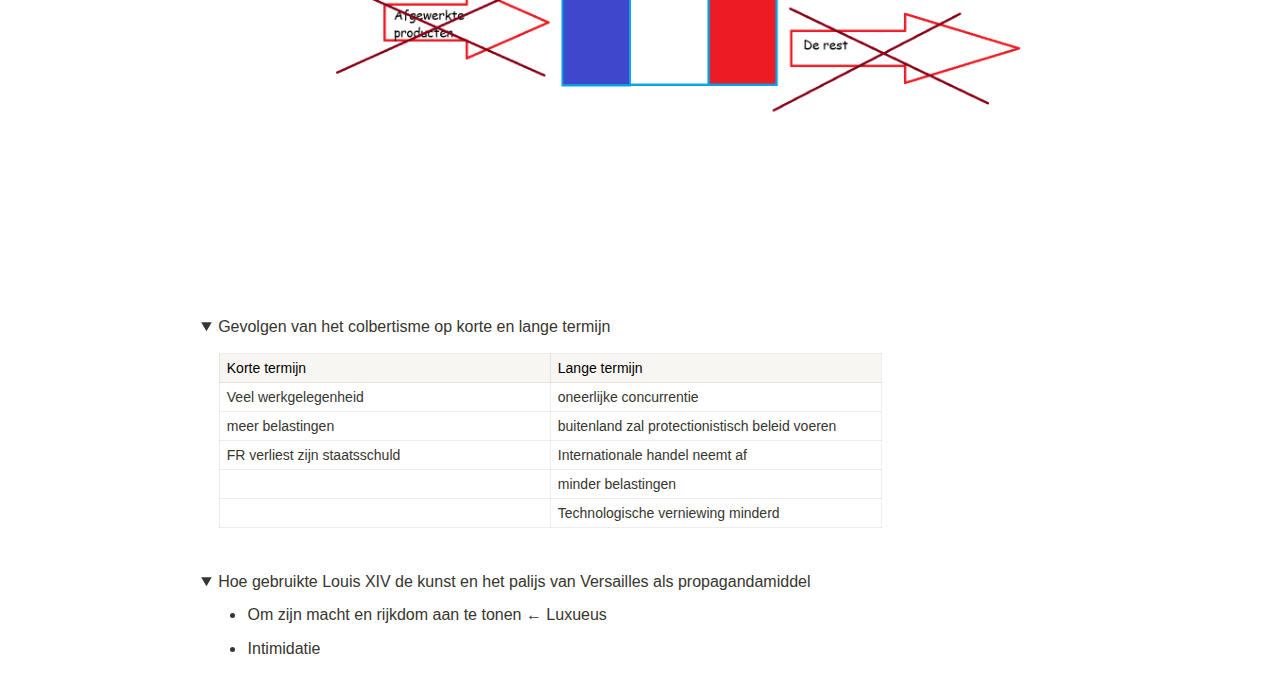
<file: Geschiedenis/Frankrijk NOT DONE 1233698ce2e84a33b93e14bdb16af8f8.html>
<html><head><meta http-equiv="Content-Type" content="text/html; charset=utf-8"/><title>Frankrijk NOT DONE</title><style>
/* cspell:disable-file */
/* webkit printing magic: print all background colors */
html {
	-webkit-print-color-adjust: exact;
}
* {
	box-sizing: border-box;
	-webkit-print-color-adjust: exact;
}

html,
body {
	margin: 0;
	padding: 0;
}
@media only screen {
	body {
		margin: 2em auto;
		max-width: 900px;
		color: rgb(55, 53, 47);
	}
}

body {
	line-height: 1.5;
	white-space: pre-wrap;
}

a,
a.visited {
	color: inherit;
	text-decoration: underline;
}

.pdf-relative-link-path {
	font-size: 80%;
	color: #444;
}

h1,
h2,
h3 {
	letter-spacing: -0.01em;
	line-height: 1.2;
	font-weight: 600;
	margin-bottom: 0;
}

.page-title {
	font-size: 2.5rem;
	font-weight: 700;
	margin-top: 0;
	margin-bottom: 0.75em;
}

h1 {
	font-size: 1.875rem;
	margin-top: 1.875rem;
}

h2 {
	font-size: 1.5rem;
	margin-top: 1.5rem;
}

h3 {
	font-size: 1.25rem;
	margin-top: 1.25rem;
}

.source {
	border: 1px solid #ddd;
	border-radius: 3px;
	padding: 1.5em;
	word-break: break-all;
}

.callout {
	border-radius: 3px;
	padding: 1rem;
}

figure {
	margin: 1.25em 0;
	page-break-inside: avoid;
}

figcaption {
	opacity: 0.5;
	font-size: 85%;
	margin-top: 0.5em;
}

mark {
	background-color: transparent;
}

.indented {
	padding-left: 1.5em;
}

hr {
	background: transparent;
	display: block;
	width: 100%;
	height: 1px;
	visibility: visible;
	border: none;
	border-bottom: 1px solid rgba(55, 53, 47, 0.09);
}

img {
	max-width: 100%;
}

@media only print {
	img {
		max-height: 100vh;
		object-fit: contain;
	}
}

@page {
	margin: 1in;
}

.collection-content {
	font-size: 0.875rem;
}

.column-list {
	display: flex;
	justify-content: space-between;
}

.column {
	padding: 0 1em;
}

.column:first-child {
	padding-left: 0;
}

.column:last-child {
	padding-right: 0;
}

.table_of_contents-item {
	display: block;
	font-size: 0.875rem;
	line-height: 1.3;
	padding: 0.125rem;
}

.table_of_contents-indent-1 {
	margin-left: 1.5rem;
}

.table_of_contents-indent-2 {
	margin-left: 3rem;
}

.table_of_contents-indent-3 {
	margin-left: 4.5rem;
}

.table_of_contents-link {
	text-decoration: none;
	opacity: 0.7;
	border-bottom: 1px solid rgba(55, 53, 47, 0.18);
}

table,
th,
td {
	border: 1px solid rgba(55, 53, 47, 0.09);
	border-collapse: collapse;
}

table {
	border-left: none;
	border-right: none;
}

th,
td {
	font-weight: normal;
	padding: 0.25em 0.5em;
	line-height: 1.5;
	min-height: 1.5em;
	text-align: left;
}

th {
	color: rgba(55, 53, 47, 0.6);
}

ol,
ul {
	margin: 0;
	margin-block-start: 0.6em;
	margin-block-end: 0.6em;
}

li > ol:first-child,
li > ul:first-child {
	margin-block-start: 0.6em;
}

ul > li {
	list-style: disc;
}

ul.to-do-list {
	padding-inline-start: 0;
}

ul.to-do-list > li {
	list-style: none;
}

.to-do-children-checked {
	text-decoration: line-through;
	opacity: 0.375;
}

ul.toggle > li {
	list-style: none;
}

ul {
	padding-inline-start: 1.7em;
}

ul > li {
	padding-left: 0.1em;
}

ol {
	padding-inline-start: 1.6em;
}

ol > li {
	padding-left: 0.2em;
}

.mono ol {
	padding-inline-start: 2em;
}

.mono ol > li {
	text-indent: -0.4em;
}

.toggle {
	padding-inline-start: 0em;
	list-style-type: none;
}

/* Indent toggle children */
.toggle > li > details {
	padding-left: 1.7em;
}

.toggle > li > details > summary {
	margin-left: -1.1em;
}

.selected-value {
	display: inline-block;
	padding: 0 0.5em;
	background: rgba(206, 205, 202, 0.5);
	border-radius: 3px;
	margin-right: 0.5em;
	margin-top: 0.3em;
	margin-bottom: 0.3em;
	white-space: nowrap;
}

.collection-title {
	display: inline-block;
	margin-right: 1em;
}

.page-description {
    margin-bottom: 2em;
}

.simple-table {
	margin-top: 1em;
	font-size: 0.875rem;
	empty-cells: show;
}
.simple-table td {
	height: 29px;
	min-width: 120px;
}

.simple-table th {
	height: 29px;
	min-width: 120px;
}

.simple-table-header-color {
	background: rgb(247, 246, 243);
	color: black;
}
.simple-table-header {
	font-weight: 500;
}

time {
	opacity: 0.5;
}

.icon {
	display: inline-block;
	max-width: 1.2em;
	max-height: 1.2em;
	text-decoration: none;
	vertical-align: text-bottom;
	margin-right: 0.5em;
}

img.icon {
	border-radius: 3px;
}

.user-icon {
	width: 1.5em;
	height: 1.5em;
	border-radius: 100%;
	margin-right: 0.5rem;
}

.user-icon-inner {
	font-size: 0.8em;
}

.text-icon {
	border: 1px solid #000;
	text-align: center;
}

.page-cover-image {
	display: block;
	object-fit: cover;
	width: 100%;
	max-height: 30vh;
}

.page-header-icon {
	font-size: 3rem;
	margin-bottom: 1rem;
}

.page-header-icon-with-cover {
	margin-top: -0.72em;
	margin-left: 0.07em;
}

.page-header-icon img {
	border-radius: 3px;
}

.link-to-page {
	margin: 1em 0;
	padding: 0;
	border: none;
	font-weight: 500;
}

p > .user {
	opacity: 0.5;
}

td > .user,
td > time {
	white-space: nowrap;
}

input[type="checkbox"] {
	transform: scale(1.5);
	margin-right: 0.6em;
	vertical-align: middle;
}

p {
	margin-top: 0.5em;
	margin-bottom: 0.5em;
}

.image {
	border: none;
	margin: 1.5em 0;
	padding: 0;
	border-radius: 0;
	text-align: center;
}

.code,
code {
	background: rgba(135, 131, 120, 0.15);
	border-radius: 3px;
	padding: 0.2em 0.4em;
	border-radius: 3px;
	font-size: 85%;
	tab-size: 2;
}

code {
	color: #eb5757;
}

.code {
	padding: 1.5em 1em;
}

.code-wrap {
	white-space: pre-wrap;
	word-break: break-all;
}

.code > code {
	background: none;
	padding: 0;
	font-size: 100%;
	color: inherit;
}

blockquote {
	font-size: 1.25em;
	margin: 1em 0;
	padding-left: 1em;
	border-left: 3px solid rgb(55, 53, 47);
}

.bookmark {
	text-decoration: none;
	max-height: 8em;
	padding: 0;
	display: flex;
	width: 100%;
	align-items: stretch;
}

.bookmark-title {
	font-size: 0.85em;
	overflow: hidden;
	text-overflow: ellipsis;
	height: 1.75em;
	white-space: nowrap;
}

.bookmark-text {
	display: flex;
	flex-direction: column;
}

.bookmark-info {
	flex: 4 1 180px;
	padding: 12px 14px 14px;
	display: flex;
	flex-direction: column;
	justify-content: space-between;
}

.bookmark-image {
	width: 33%;
	flex: 1 1 180px;
	display: block;
	position: relative;
	object-fit: cover;
	border-radius: 1px;
}

.bookmark-description {
	color: rgba(55, 53, 47, 0.6);
	font-size: 0.75em;
	overflow: hidden;
	max-height: 4.5em;
	word-break: break-word;
}

.bookmark-href {
	font-size: 0.75em;
	margin-top: 0.25em;
}

.sans { font-family: ui-sans-serif, -apple-system, BlinkMacSystemFont, "Segoe UI", Helvetica, "Apple Color Emoji", Arial, sans-serif, "Segoe UI Emoji", "Segoe UI Symbol"; }
.code { font-family: "SFMono-Regular", Menlo, Consolas, "PT Mono", "Liberation Mono", Courier, monospace; }
.serif { font-family: Lyon-Text, Georgia, ui-serif, serif; }
.mono { font-family: iawriter-mono, Nitti, Menlo, Courier, monospace; }
.pdf .sans { font-family: Inter, ui-sans-serif, -apple-system, BlinkMacSystemFont, "Segoe UI", Helvetica, "Apple Color Emoji", Arial, sans-serif, "Segoe UI Emoji", "Segoe UI Symbol", 'Twemoji', 'Noto Color Emoji', 'Noto Sans CJK JP'; }
.pdf:lang(zh-CN) .sans { font-family: Inter, ui-sans-serif, -apple-system, BlinkMacSystemFont, "Segoe UI", Helvetica, "Apple Color Emoji", Arial, sans-serif, "Segoe UI Emoji", "Segoe UI Symbol", 'Twemoji', 'Noto Color Emoji', 'Noto Sans CJK SC'; }
.pdf:lang(zh-TW) .sans { font-family: Inter, ui-sans-serif, -apple-system, BlinkMacSystemFont, "Segoe UI", Helvetica, "Apple Color Emoji", Arial, sans-serif, "Segoe UI Emoji", "Segoe UI Symbol", 'Twemoji', 'Noto Color Emoji', 'Noto Sans CJK TC'; }
.pdf:lang(ko-KR) .sans { font-family: Inter, ui-sans-serif, -apple-system, BlinkMacSystemFont, "Segoe UI", Helvetica, "Apple Color Emoji", Arial, sans-serif, "Segoe UI Emoji", "Segoe UI Symbol", 'Twemoji', 'Noto Color Emoji', 'Noto Sans CJK KR'; }
.pdf .code { font-family: Source Code Pro, "SFMono-Regular", Menlo, Consolas, "PT Mono", "Liberation Mono", Courier, monospace, 'Twemoji', 'Noto Color Emoji', 'Noto Sans Mono CJK JP'; }
.pdf:lang(zh-CN) .code { font-family: Source Code Pro, "SFMono-Regular", Menlo, Consolas, "PT Mono", "Liberation Mono", Courier, monospace, 'Twemoji', 'Noto Color Emoji', 'Noto Sans Mono CJK SC'; }
.pdf:lang(zh-TW) .code { font-family: Source Code Pro, "SFMono-Regular", Menlo, Consolas, "PT Mono", "Liberation Mono", Courier, monospace, 'Twemoji', 'Noto Color Emoji', 'Noto Sans Mono CJK TC'; }
.pdf:lang(ko-KR) .code { font-family: Source Code Pro, "SFMono-Regular", Menlo, Consolas, "PT Mono", "Liberation Mono", Courier, monospace, 'Twemoji', 'Noto Color Emoji', 'Noto Sans Mono CJK KR'; }
.pdf .serif { font-family: PT Serif, Lyon-Text, Georgia, ui-serif, serif, 'Twemoji', 'Noto Color Emoji', 'Noto Serif CJK JP'; }
.pdf:lang(zh-CN) .serif { font-family: PT Serif, Lyon-Text, Georgia, ui-serif, serif, 'Twemoji', 'Noto Color Emoji', 'Noto Serif CJK SC'; }
.pdf:lang(zh-TW) .serif { font-family: PT Serif, Lyon-Text, Georgia, ui-serif, serif, 'Twemoji', 'Noto Color Emoji', 'Noto Serif CJK TC'; }
.pdf:lang(ko-KR) .serif { font-family: PT Serif, Lyon-Text, Georgia, ui-serif, serif, 'Twemoji', 'Noto Color Emoji', 'Noto Serif CJK KR'; }
.pdf .mono { font-family: PT Mono, iawriter-mono, Nitti, Menlo, Courier, monospace, 'Twemoji', 'Noto Color Emoji', 'Noto Sans Mono CJK JP'; }
.pdf:lang(zh-CN) .mono { font-family: PT Mono, iawriter-mono, Nitti, Menlo, Courier, monospace, 'Twemoji', 'Noto Color Emoji', 'Noto Sans Mono CJK SC'; }
.pdf:lang(zh-TW) .mono { font-family: PT Mono, iawriter-mono, Nitti, Menlo, Courier, monospace, 'Twemoji', 'Noto Color Emoji', 'Noto Sans Mono CJK TC'; }
.pdf:lang(ko-KR) .mono { font-family: PT Mono, iawriter-mono, Nitti, Menlo, Courier, monospace, 'Twemoji', 'Noto Color Emoji', 'Noto Sans Mono CJK KR'; }
.highlight-default {
	color: rgba(55, 53, 47, 1);
}
.highlight-gray {
	color: rgba(120, 119, 116, 1);
	fill: rgba(120, 119, 116, 1);
}
.highlight-brown {
	color: rgba(159, 107, 83, 1);
	fill: rgba(159, 107, 83, 1);
}
.highlight-orange {
	color: rgba(217, 115, 13, 1);
	fill: rgba(217, 115, 13, 1);
}
.highlight-yellow {
	color: rgba(203, 145, 47, 1);
	fill: rgba(203, 145, 47, 1);
}
.highlight-teal {
	color: rgba(68, 131, 97, 1);
	fill: rgba(68, 131, 97, 1);
}
.highlight-blue {
	color: rgba(51, 126, 169, 1);
	fill: rgba(51, 126, 169, 1);
}
.highlight-purple {
	color: rgba(144, 101, 176, 1);
	fill: rgba(144, 101, 176, 1);
}
.highlight-pink {
	color: rgba(193, 76, 138, 1);
	fill: rgba(193, 76, 138, 1);
}
.highlight-red {
	color: rgba(212, 76, 71, 1);
	fill: rgba(212, 76, 71, 1);
}
.highlight-gray_background {
	background: rgba(241, 241, 239, 1);
}
.highlight-brown_background {
	background: rgba(244, 238, 238, 1);
}
.highlight-orange_background {
	background: rgba(251, 236, 221, 1);
}
.highlight-yellow_background {
	background: rgba(251, 243, 219, 1);
}
.highlight-teal_background {
	background: rgba(237, 243, 236, 1);
}
.highlight-blue_background {
	background: rgba(231, 243, 248, 1);
}
.highlight-purple_background {
	background: rgba(244, 240, 247, 0.8);
}
.highlight-pink_background {
	background: rgba(249, 238, 243, 0.8);
}
.highlight-red_background {
	background: rgba(253, 235, 236, 1);
}
.block-color-default {
	color: inherit;
	fill: inherit;
}
.block-color-gray {
	color: rgba(120, 119, 116, 1);
	fill: rgba(120, 119, 116, 1);
}
.block-color-brown {
	color: rgba(159, 107, 83, 1);
	fill: rgba(159, 107, 83, 1);
}
.block-color-orange {
	color: rgba(217, 115, 13, 1);
	fill: rgba(217, 115, 13, 1);
}
.block-color-yellow {
	color: rgba(203, 145, 47, 1);
	fill: rgba(203, 145, 47, 1);
}
.block-color-teal {
	color: rgba(68, 131, 97, 1);
	fill: rgba(68, 131, 97, 1);
}
.block-color-blue {
	color: rgba(51, 126, 169, 1);
	fill: rgba(51, 126, 169, 1);
}
.block-color-purple {
	color: rgba(144, 101, 176, 1);
	fill: rgba(144, 101, 176, 1);
}
.block-color-pink {
	color: rgba(193, 76, 138, 1);
	fill: rgba(193, 76, 138, 1);
}
.block-color-red {
	color: rgba(212, 76, 71, 1);
	fill: rgba(212, 76, 71, 1);
}
.block-color-gray_background {
	background: rgba(241, 241, 239, 1);
}
.block-color-brown_background {
	background: rgba(244, 238, 238, 1);
}
.block-color-orange_background {
	background: rgba(251, 236, 221, 1);
}
.block-color-yellow_background {
	background: rgba(251, 243, 219, 1);
}
.block-color-teal_background {
	background: rgba(237, 243, 236, 1);
}
.block-color-blue_background {
	background: rgba(231, 243, 248, 1);
}
.block-color-purple_background {
	background: rgba(244, 240, 247, 0.8);
}
.block-color-pink_background {
	background: rgba(249, 238, 243, 0.8);
}
.block-color-red_background {
	background: rgba(253, 235, 236, 1);
}
.select-value-color-uiBlue { background-color: rgba(35, 131, 226, .07); }
.select-value-color-pink { background-color: rgba(245, 224, 233, 1); }
.select-value-color-purple { background-color: rgba(232, 222, 238, 1); }
.select-value-color-green { background-color: rgba(219, 237, 219, 1); }
.select-value-color-gray { background-color: rgba(227, 226, 224, 1); }
.select-value-color-transparentGray { background-color: rgba(227, 226, 224, 0); }
.select-value-color-translucentGray { background-color: rgba(255, 255, 255, 0.0375); }
.select-value-color-orange { background-color: rgba(250, 222, 201, 1); }
.select-value-color-brown { background-color: rgba(238, 224, 218, 1); }
.select-value-color-red { background-color: rgba(255, 226, 221, 1); }
.select-value-color-yellow { background-color: rgba(253, 236, 200, 1); }
.select-value-color-blue { background-color: rgba(211, 229, 239, 1); }
.select-value-color-pageGlass { background-color: undefined; }
.select-value-color-washGlass { background-color: undefined; }

.checkbox {
	display: inline-flex;
	vertical-align: text-bottom;
	width: 16;
	height: 16;
	background-size: 16px;
	margin-left: 2px;
	margin-right: 5px;
}

.checkbox-on {
	background-image: url("data:image/svg+xml;charset=UTF-8,%3Csvg%20width%3D%2216%22%20height%3D%2216%22%20viewBox%3D%220%200%2016%2016%22%20fill%3D%22none%22%20xmlns%3D%22http%3A%2F%2Fwww.w3.org%2F2000%2Fsvg%22%3E%0A%3Crect%20width%3D%2216%22%20height%3D%2216%22%20fill%3D%22%2358A9D7%22%2F%3E%0A%3Cpath%20d%3D%22M6.71429%2012.2852L14%204.9995L12.7143%203.71436L6.71429%209.71378L3.28571%206.2831L2%207.57092L6.71429%2012.2852Z%22%20fill%3D%22white%22%2F%3E%0A%3C%2Fsvg%3E");
}

.checkbox-off {
	background-image: url("data:image/svg+xml;charset=UTF-8,%3Csvg%20width%3D%2216%22%20height%3D%2216%22%20viewBox%3D%220%200%2016%2016%22%20fill%3D%22none%22%20xmlns%3D%22http%3A%2F%2Fwww.w3.org%2F2000%2Fsvg%22%3E%0A%3Crect%20x%3D%220.75%22%20y%3D%220.75%22%20width%3D%2214.5%22%20height%3D%2214.5%22%20fill%3D%22white%22%20stroke%3D%22%2336352F%22%20stroke-width%3D%221.5%22%2F%3E%0A%3C%2Fsvg%3E");
}
	
</style></head><body><article id="1233698c-e2e8-4a33-b93e-14bdb16af8f8" class="page sans"><header><div class="page-header-icon undefined"><span class="icon">🇫🇷</span></div><h1 class="page-title">Frankrijk <strong>NOT DONE</strong></h1><p class="page-description"></p></header><div class="page-body"><hr id="fdb1f734-f596-4d6b-bd2e-f2914d7f620d"/><figure id="983d82a3-2fab-425c-878b-cc88c121f74f" class="link-to-page"><a href="Begrippen%20983d82a32fab425c878bcc88c121f74f.html"><span class="icon">🗨️</span>Begrippen</a></figure><ul id="32e30a13-0d1c-4a99-8d17-896f3baef6ec" class="toggle"><li><details open=""><summary>Ik kan uitleggen hoe de Franse koningen hun macht vergroten</summary><ul id="7fd853fb-80d6-4d2e-b7f6-b0b6c4f61bbc" class="bulleted-list"><li style="list-style-type:disc">NOT DONE</li></ul></details></li></ul><ul id="39486815-fdc7-4d69-98df-2fc2b397ebcf" class="toggle"><li><details open=""><summary>huis Valois</summary><ol type="1" id="f684479e-7dc5-4435-ac4f-3a3f02373470" class="numbered-list" start="1"><li>Filips II August (vergrote het kroondomein)</li></ol><ol type="1" id="54a07063-d30d-430c-b87e-6d934e8b9611" class="numbered-list" start="2"><li>François I (constant in oorlog met Henry VIII en Karel V)</li></ol><ol type="1" id="391e504b-30ee-4105-91da-e450367ba57b" class="numbered-list" start="3"><li>… Opvolgers Francois (opvolgingsproblemen)</li></ol></details></li></ul><ul id="6d03bd80-ed22-4cc6-a380-eced9e3432ae" class="toggle"><li><details open=""><summary>Huis Bourbon</summary><ol type="1" id="ac8a2c4f-32fb-41eb-ba33-7587de5a004f" class="numbered-list" start="1"><li>Henry IV (Edict van Nantes, godsdienstvrijheid)</li></ol><ol type="1" id="e96c4fd6-c0a3-4843-8fb0-9deccd5dd730" class="numbered-list" start="2"><li>Louis XIII (Kardinaal Richeleu wordt “eerste minister”</li></ol><ol type="1" id="6afc92c5-fb4d-482f-bae5-0d626280adb7" class="numbered-list" start="3"><li>Louis XIV (Kardinaal Mazarin wordt “eerste minister”, absolute koning onder de “Zonnekoning”)</li></ol><figure id="4a600c96-ced7-401f-842e-21b53a78d746"><div class="source"><a href="20240424_173220.pdf">https://prod-files-secure.s3.us-west-2.amazonaws.com/7a059417-7715-4a3b-81ae-a9b85b6bc9f9/1c4088ca-dd1d-4066-9180-ce6c1dafedf2/20240424_173220.pdf</a></div></figure></details></li></ul><ul id="57922478-f184-473a-a7a2-0ca3333acebc" class="toggle"><li><details open=""><summary>Ik kan de twee problemen in Frankrijk opsporen en bespreken</summary><ol type="1" id="1d073af9-65b4-4221-9819-72c658a83a8f" class="numbered-list" start="1"><li>Koning Henry II en zijn 3 zonen stierven jong en kinderloos</li></ol><ol type="1" id="5e1b2975-5aba-4214-b2e2-270707ff0168" class="numbered-list" start="2"><li>Godsdienstoorlogen verscheuren het land</li></ol></details></li></ul><ul id="b9a96813-51dc-417c-8ae3-ff8db153c935" class="toggle"><li><details open=""><summary>Ik kan uitleggen waarom de rol van kardinaal Richelieu en Mazarin noodzakelijk waren voor de jonge Franse koningen</summary><ul id="117b3694-9c92-48f9-b711-787b6c7f5db3" class="bulleted-list"><li style="list-style-type:disc">Zijn macht gebruiken om de adel te breken</li></ul><ul id="bcc3ebed-99e1-43f0-9d26-361cfd16c788" class="bulleted-list"><li style="list-style-type:disc">En de protestantste protesten een kop in te deuken</li></ul></details></li></ul><ul id="9fee7cbc-6bf8-42a1-a272-cd023d455522" class="toggle"><li><details open=""><summary>Ik kan verschillende maatregelen geven hoe Louis XIV absolute macht verkreeg</summary><ul id="ae65f9b7-f717-4545-a43c-e3fbcf616cd8" class="bulleted-list"><li style="list-style-type:disc">Niet-adelijke ambtenaren vervangen de adel</li></ul><ul id="a12fd68a-ec79-47fd-9bd8-ac0726b34ce3" class="bulleted-list"><li style="list-style-type:disc">Adel moest verblijven in Versailles</li></ul><ul id="1400f7db-de05-425d-b006-a294fe0e2f95" class="bulleted-list"><li style="list-style-type:disc">Afschaffing Edict van Nantes</li></ul><ul id="a8a07eee-2bb2-4407-bbc7-a9086d91c979" class="bulleted-list"><li style="list-style-type:disc">Uitbouw beroepsleger en forten</li></ul><p id="0da57126-b79d-45f2-9eff-e43479ef0e2d" class="">
</p></details></li></ul><ul id="721d8b65-d319-4dc2-ad91-7edfd263620c" class="toggle"><li><details open=""><summary>Wat was het negatief effect voor de Franse staatsschuld </summary><ul id="c1d3fa3e-2085-4ed8-9800-b802a507b832" class="bulleted-list"><li style="list-style-type:disc">De uitgaven werden groter dan de inkomsten waardoor er een grote staatsschuld ontstond</li></ul><p id="bc991dce-1b04-4a3d-b584-328a61497240" class="">
</p></details></li></ul><ul id="42329a0e-af69-4bbc-ab2e-ec9136f4c12e" class="toggle"><li><details open=""><summary>Leg het system van colbertisme uit en beschrijf het a.d.h.v een voorbeeld</summary><ul id="96ab0b6a-13a3-45c2-9d83-9d1c339158a1" class="bulleted-list"><li style="list-style-type:disc">Alleen grondstoffen mogen Frankrijk binnen, geen afgewerkte producten</li></ul><ul id="ffc59ccf-b6bd-4a82-9b7e-ea268cbdb148" class="bulleted-list"><li style="list-style-type:disc">Alleen Frans afgewerkte producten mogen Frankrijk buiten, de rest niet</li></ul><ul id="91be08e8-4c9c-49bc-882f-f635aa798878" class="bulleted-list"><li style="list-style-type:disc">invoerrechten (Buitenlandse producten duurder maken)</li></ul><ul id="63705f9e-fcf3-4944-a108-be37b8fb4c99" class="bulleted-list"><li style="list-style-type:disc">lage lonen (Franse goederen goedkoper maken)</li></ul><figure id="e7cdfffd-dc4c-4e61-a24e-529b8a1a31a6" class="image"><a href="Untitled%205.png"><img style="width:1844px" src="Untitled%205.png"/></a></figure></details></li></ul><ul id="cca671dd-5709-4349-8bd5-0908d0ea3ff7" class="toggle"><li><details open=""><summary>Gevolgen van het colbertisme op korte en lange termijn</summary><table id="ce53f4d3-519f-4004-836c-109fec7ff40c" class="simple-table"><thead class="simple-table-header"><tr id="47f75286-2062-431a-a03a-ed4232b26c26"><th id="vMhT" class="simple-table-header-color simple-table-header" style="width:331px">Korte termijn</th><th id="m\Ye" class="simple-table-header-color simple-table-header" style="width:331px">Lange termijn</th></tr></thead><tbody><tr id="7f960612-eb65-422b-88bc-7f924b3c258e"><td id="vMhT" class="" style="width:331px">Veel werkgelegenheid</td><td id="m\Ye" class="" style="width:331px">oneerlijke concurrentie</td></tr><tr id="481c95e7-1767-4c79-813a-e0b6045092c1"><td id="vMhT" class="" style="width:331px">meer belastingen</td><td id="m\Ye" class="" style="width:331px">buitenland zal protectionistisch beleid voeren</td></tr><tr id="94567529-edcf-4274-8eaf-7e94e57a5bd3"><td id="vMhT" class="" style="width:331px">FR verliest zijn staatsschuld</td><td id="m\Ye" class="" style="width:331px">Internationale handel neemt af</td></tr><tr id="a9db45c5-e8e4-4cea-a8d1-d1db0e8df03c"><td id="vMhT" class="" style="width:331px"></td><td id="m\Ye" class="" style="width:331px">minder belastingen</td></tr><tr id="d066f78d-a5ed-4388-9618-06ade7265ca4"><td id="vMhT" class="" style="width:331px"></td><td id="m\Ye" class="" style="width:331px">Technologische verniewing minderd</td></tr></tbody></table><p id="65b95516-24fc-4311-bcb8-2d5d7a7486f5" class="">
</p></details></li></ul><ul id="77304d17-2bd5-4837-add6-d1cc88959ce3" class="toggle"><li><details open=""><summary>Hoe gebruikte Louis XIV de kunst en het palijs van Versailles als propagandamiddel</summary><ul id="e1857a03-b0cc-4a03-8208-9f10e918ee70" class="bulleted-list"><li style="list-style-type:disc">Om zijn macht en rijkdom aan te tonen ← Luxueus</li></ul><ul id="245a40ca-992f-429c-8953-dc1c124ecf8d" class="bulleted-list"><li style="list-style-type:disc">Intimidatie</li></ul></details></li></ul></div></article><span class="sans" style="font-size:14px;padding-top:2em"></span></body></html>
</file>
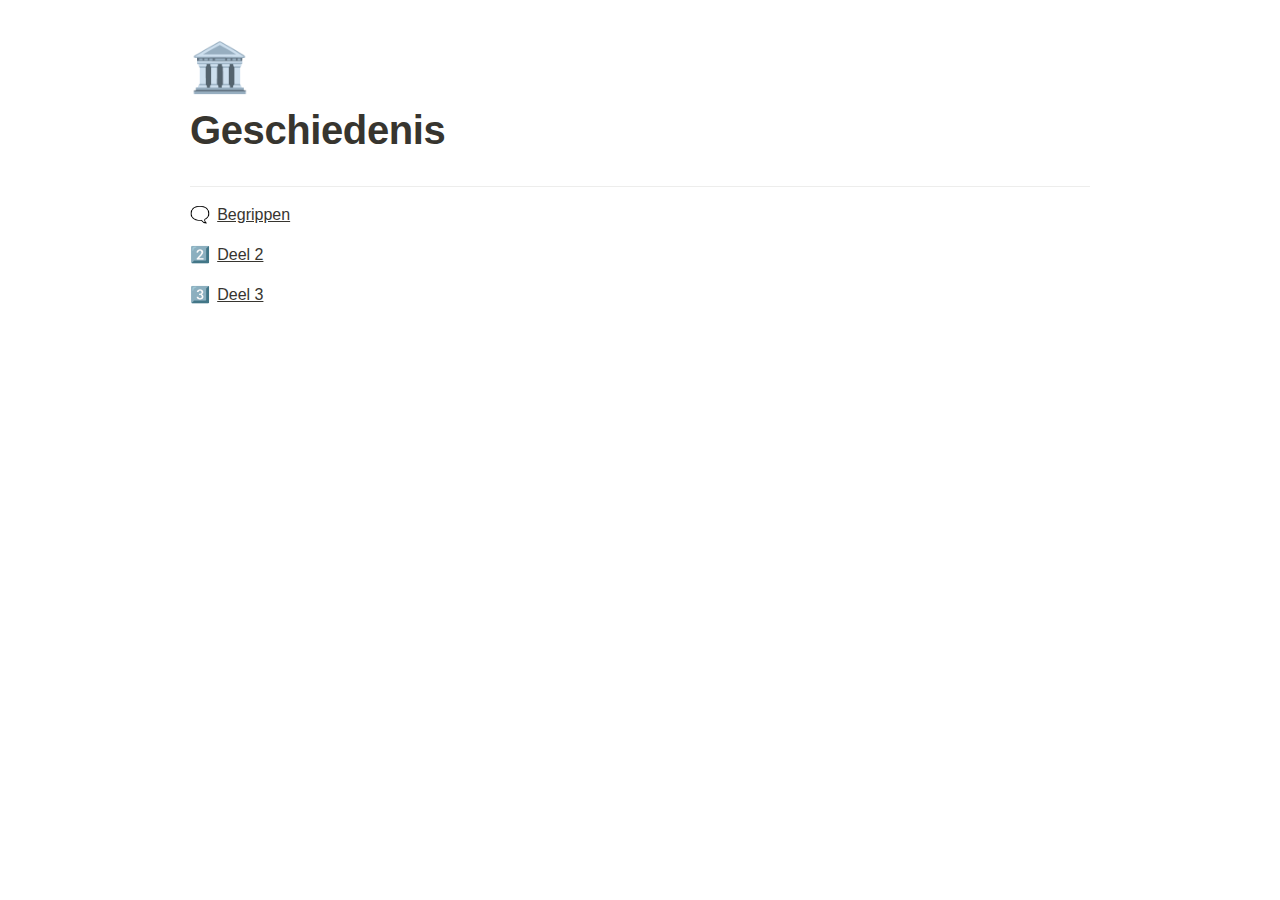
<file: Geschiedenis/Geschiedenis d50a380f64244c28af39ec3508a0a48c.html>
<html><head><meta http-equiv="Content-Type" content="text/html; charset=utf-8"/><title>Geschiedenis</title><style>
/* cspell:disable-file */
/* webkit printing magic: print all background colors */
html {
	-webkit-print-color-adjust: exact;
}
* {
	box-sizing: border-box;
	-webkit-print-color-adjust: exact;
}

html,
body {
	margin: 0;
	padding: 0;
}
@media only screen {
	body {
		margin: 2em auto;
		max-width: 900px;
		color: rgb(55, 53, 47);
	}
}

body {
	line-height: 1.5;
	white-space: pre-wrap;
}

a,
a.visited {
	color: inherit;
	text-decoration: underline;
}

.pdf-relative-link-path {
	font-size: 80%;
	color: #444;
}

h1,
h2,
h3 {
	letter-spacing: -0.01em;
	line-height: 1.2;
	font-weight: 600;
	margin-bottom: 0;
}

.page-title {
	font-size: 2.5rem;
	font-weight: 700;
	margin-top: 0;
	margin-bottom: 0.75em;
}

h1 {
	font-size: 1.875rem;
	margin-top: 1.875rem;
}

h2 {
	font-size: 1.5rem;
	margin-top: 1.5rem;
}

h3 {
	font-size: 1.25rem;
	margin-top: 1.25rem;
}

.source {
	border: 1px solid #ddd;
	border-radius: 3px;
	padding: 1.5em;
	word-break: break-all;
}

.callout {
	border-radius: 3px;
	padding: 1rem;
}

figure {
	margin: 1.25em 0;
	page-break-inside: avoid;
}

figcaption {
	opacity: 0.5;
	font-size: 85%;
	margin-top: 0.5em;
}

mark {
	background-color: transparent;
}

.indented {
	padding-left: 1.5em;
}

hr {
	background: transparent;
	display: block;
	width: 100%;
	height: 1px;
	visibility: visible;
	border: none;
	border-bottom: 1px solid rgba(55, 53, 47, 0.09);
}

img {
	max-width: 100%;
}

@media only print {
	img {
		max-height: 100vh;
		object-fit: contain;
	}
}

@page {
	margin: 1in;
}

.collection-content {
	font-size: 0.875rem;
}

.column-list {
	display: flex;
	justify-content: space-between;
}

.column {
	padding: 0 1em;
}

.column:first-child {
	padding-left: 0;
}

.column:last-child {
	padding-right: 0;
}

.table_of_contents-item {
	display: block;
	font-size: 0.875rem;
	line-height: 1.3;
	padding: 0.125rem;
}

.table_of_contents-indent-1 {
	margin-left: 1.5rem;
}

.table_of_contents-indent-2 {
	margin-left: 3rem;
}

.table_of_contents-indent-3 {
	margin-left: 4.5rem;
}

.table_of_contents-link {
	text-decoration: none;
	opacity: 0.7;
	border-bottom: 1px solid rgba(55, 53, 47, 0.18);
}

table,
th,
td {
	border: 1px solid rgba(55, 53, 47, 0.09);
	border-collapse: collapse;
}

table {
	border-left: none;
	border-right: none;
}

th,
td {
	font-weight: normal;
	padding: 0.25em 0.5em;
	line-height: 1.5;
	min-height: 1.5em;
	text-align: left;
}

th {
	color: rgba(55, 53, 47, 0.6);
}

ol,
ul {
	margin: 0;
	margin-block-start: 0.6em;
	margin-block-end: 0.6em;
}

li > ol:first-child,
li > ul:first-child {
	margin-block-start: 0.6em;
}

ul > li {
	list-style: disc;
}

ul.to-do-list {
	padding-inline-start: 0;
}

ul.to-do-list > li {
	list-style: none;
}

.to-do-children-checked {
	text-decoration: line-through;
	opacity: 0.375;
}

ul.toggle > li {
	list-style: none;
}

ul {
	padding-inline-start: 1.7em;
}

ul > li {
	padding-left: 0.1em;
}

ol {
	padding-inline-start: 1.6em;
}

ol > li {
	padding-left: 0.2em;
}

.mono ol {
	padding-inline-start: 2em;
}

.mono ol > li {
	text-indent: -0.4em;
}

.toggle {
	padding-inline-start: 0em;
	list-style-type: none;
}

/* Indent toggle children */
.toggle > li > details {
	padding-left: 1.7em;
}

.toggle > li > details > summary {
	margin-left: -1.1em;
}

.selected-value {
	display: inline-block;
	padding: 0 0.5em;
	background: rgba(206, 205, 202, 0.5);
	border-radius: 3px;
	margin-right: 0.5em;
	margin-top: 0.3em;
	margin-bottom: 0.3em;
	white-space: nowrap;
}

.collection-title {
	display: inline-block;
	margin-right: 1em;
}

.page-description {
    margin-bottom: 2em;
}

.simple-table {
	margin-top: 1em;
	font-size: 0.875rem;
	empty-cells: show;
}
.simple-table td {
	height: 29px;
	min-width: 120px;
}

.simple-table th {
	height: 29px;
	min-width: 120px;
}

.simple-table-header-color {
	background: rgb(247, 246, 243);
	color: black;
}
.simple-table-header {
	font-weight: 500;
}

time {
	opacity: 0.5;
}

.icon {
	display: inline-block;
	max-width: 1.2em;
	max-height: 1.2em;
	text-decoration: none;
	vertical-align: text-bottom;
	margin-right: 0.5em;
}

img.icon {
	border-radius: 3px;
}

.user-icon {
	width: 1.5em;
	height: 1.5em;
	border-radius: 100%;
	margin-right: 0.5rem;
}

.user-icon-inner {
	font-size: 0.8em;
}

.text-icon {
	border: 1px solid #000;
	text-align: center;
}

.page-cover-image {
	display: block;
	object-fit: cover;
	width: 100%;
	max-height: 30vh;
}

.page-header-icon {
	font-size: 3rem;
	margin-bottom: 1rem;
}

.page-header-icon-with-cover {
	margin-top: -0.72em;
	margin-left: 0.07em;
}

.page-header-icon img {
	border-radius: 3px;
}

.link-to-page {
	margin: 1em 0;
	padding: 0;
	border: none;
	font-weight: 500;
}

p > .user {
	opacity: 0.5;
}

td > .user,
td > time {
	white-space: nowrap;
}

input[type="checkbox"] {
	transform: scale(1.5);
	margin-right: 0.6em;
	vertical-align: middle;
}

p {
	margin-top: 0.5em;
	margin-bottom: 0.5em;
}

.image {
	border: none;
	margin: 1.5em 0;
	padding: 0;
	border-radius: 0;
	text-align: center;
}

.code,
code {
	background: rgba(135, 131, 120, 0.15);
	border-radius: 3px;
	padding: 0.2em 0.4em;
	border-radius: 3px;
	font-size: 85%;
	tab-size: 2;
}

code {
	color: #eb5757;
}

.code {
	padding: 1.5em 1em;
}

.code-wrap {
	white-space: pre-wrap;
	word-break: break-all;
}

.code > code {
	background: none;
	padding: 0;
	font-size: 100%;
	color: inherit;
}

blockquote {
	font-size: 1.25em;
	margin: 1em 0;
	padding-left: 1em;
	border-left: 3px solid rgb(55, 53, 47);
}

.bookmark {
	text-decoration: none;
	max-height: 8em;
	padding: 0;
	display: flex;
	width: 100%;
	align-items: stretch;
}

.bookmark-title {
	font-size: 0.85em;
	overflow: hidden;
	text-overflow: ellipsis;
	height: 1.75em;
	white-space: nowrap;
}

.bookmark-text {
	display: flex;
	flex-direction: column;
}

.bookmark-info {
	flex: 4 1 180px;
	padding: 12px 14px 14px;
	display: flex;
	flex-direction: column;
	justify-content: space-between;
}

.bookmark-image {
	width: 33%;
	flex: 1 1 180px;
	display: block;
	position: relative;
	object-fit: cover;
	border-radius: 1px;
}

.bookmark-description {
	color: rgba(55, 53, 47, 0.6);
	font-size: 0.75em;
	overflow: hidden;
	max-height: 4.5em;
	word-break: break-word;
}

.bookmark-href {
	font-size: 0.75em;
	margin-top: 0.25em;
}

.sans { font-family: ui-sans-serif, -apple-system, BlinkMacSystemFont, "Segoe UI", Helvetica, "Apple Color Emoji", Arial, sans-serif, "Segoe UI Emoji", "Segoe UI Symbol"; }
.code { font-family: "SFMono-Regular", Menlo, Consolas, "PT Mono", "Liberation Mono", Courier, monospace; }
.serif { font-family: Lyon-Text, Georgia, ui-serif, serif; }
.mono { font-family: iawriter-mono, Nitti, Menlo, Courier, monospace; }
.pdf .sans { font-family: Inter, ui-sans-serif, -apple-system, BlinkMacSystemFont, "Segoe UI", Helvetica, "Apple Color Emoji", Arial, sans-serif, "Segoe UI Emoji", "Segoe UI Symbol", 'Twemoji', 'Noto Color Emoji', 'Noto Sans CJK JP'; }
.pdf:lang(zh-CN) .sans { font-family: Inter, ui-sans-serif, -apple-system, BlinkMacSystemFont, "Segoe UI", Helvetica, "Apple Color Emoji", Arial, sans-serif, "Segoe UI Emoji", "Segoe UI Symbol", 'Twemoji', 'Noto Color Emoji', 'Noto Sans CJK SC'; }
.pdf:lang(zh-TW) .sans { font-family: Inter, ui-sans-serif, -apple-system, BlinkMacSystemFont, "Segoe UI", Helvetica, "Apple Color Emoji", Arial, sans-serif, "Segoe UI Emoji", "Segoe UI Symbol", 'Twemoji', 'Noto Color Emoji', 'Noto Sans CJK TC'; }
.pdf:lang(ko-KR) .sans { font-family: Inter, ui-sans-serif, -apple-system, BlinkMacSystemFont, "Segoe UI", Helvetica, "Apple Color Emoji", Arial, sans-serif, "Segoe UI Emoji", "Segoe UI Symbol", 'Twemoji', 'Noto Color Emoji', 'Noto Sans CJK KR'; }
.pdf .code { font-family: Source Code Pro, "SFMono-Regular", Menlo, Consolas, "PT Mono", "Liberation Mono", Courier, monospace, 'Twemoji', 'Noto Color Emoji', 'Noto Sans Mono CJK JP'; }
.pdf:lang(zh-CN) .code { font-family: Source Code Pro, "SFMono-Regular", Menlo, Consolas, "PT Mono", "Liberation Mono", Courier, monospace, 'Twemoji', 'Noto Color Emoji', 'Noto Sans Mono CJK SC'; }
.pdf:lang(zh-TW) .code { font-family: Source Code Pro, "SFMono-Regular", Menlo, Consolas, "PT Mono", "Liberation Mono", Courier, monospace, 'Twemoji', 'Noto Color Emoji', 'Noto Sans Mono CJK TC'; }
.pdf:lang(ko-KR) .code { font-family: Source Code Pro, "SFMono-Regular", Menlo, Consolas, "PT Mono", "Liberation Mono", Courier, monospace, 'Twemoji', 'Noto Color Emoji', 'Noto Sans Mono CJK KR'; }
.pdf .serif { font-family: PT Serif, Lyon-Text, Georgia, ui-serif, serif, 'Twemoji', 'Noto Color Emoji', 'Noto Serif CJK JP'; }
.pdf:lang(zh-CN) .serif { font-family: PT Serif, Lyon-Text, Georgia, ui-serif, serif, 'Twemoji', 'Noto Color Emoji', 'Noto Serif CJK SC'; }
.pdf:lang(zh-TW) .serif { font-family: PT Serif, Lyon-Text, Georgia, ui-serif, serif, 'Twemoji', 'Noto Color Emoji', 'Noto Serif CJK TC'; }
.pdf:lang(ko-KR) .serif { font-family: PT Serif, Lyon-Text, Georgia, ui-serif, serif, 'Twemoji', 'Noto Color Emoji', 'Noto Serif CJK KR'; }
.pdf .mono { font-family: PT Mono, iawriter-mono, Nitti, Menlo, Courier, monospace, 'Twemoji', 'Noto Color Emoji', 'Noto Sans Mono CJK JP'; }
.pdf:lang(zh-CN) .mono { font-family: PT Mono, iawriter-mono, Nitti, Menlo, Courier, monospace, 'Twemoji', 'Noto Color Emoji', 'Noto Sans Mono CJK SC'; }
.pdf:lang(zh-TW) .mono { font-family: PT Mono, iawriter-mono, Nitti, Menlo, Courier, monospace, 'Twemoji', 'Noto Color Emoji', 'Noto Sans Mono CJK TC'; }
.pdf:lang(ko-KR) .mono { font-family: PT Mono, iawriter-mono, Nitti, Menlo, Courier, monospace, 'Twemoji', 'Noto Color Emoji', 'Noto Sans Mono CJK KR'; }
.highlight-default {
	color: rgba(55, 53, 47, 1);
}
.highlight-gray {
	color: rgba(120, 119, 116, 1);
	fill: rgba(120, 119, 116, 1);
}
.highlight-brown {
	color: rgba(159, 107, 83, 1);
	fill: rgba(159, 107, 83, 1);
}
.highlight-orange {
	color: rgba(217, 115, 13, 1);
	fill: rgba(217, 115, 13, 1);
}
.highlight-yellow {
	color: rgba(203, 145, 47, 1);
	fill: rgba(203, 145, 47, 1);
}
.highlight-teal {
	color: rgba(68, 131, 97, 1);
	fill: rgba(68, 131, 97, 1);
}
.highlight-blue {
	color: rgba(51, 126, 169, 1);
	fill: rgba(51, 126, 169, 1);
}
.highlight-purple {
	color: rgba(144, 101, 176, 1);
	fill: rgba(144, 101, 176, 1);
}
.highlight-pink {
	color: rgba(193, 76, 138, 1);
	fill: rgba(193, 76, 138, 1);
}
.highlight-red {
	color: rgba(212, 76, 71, 1);
	fill: rgba(212, 76, 71, 1);
}
.highlight-gray_background {
	background: rgba(241, 241, 239, 1);
}
.highlight-brown_background {
	background: rgba(244, 238, 238, 1);
}
.highlight-orange_background {
	background: rgba(251, 236, 221, 1);
}
.highlight-yellow_background {
	background: rgba(251, 243, 219, 1);
}
.highlight-teal_background {
	background: rgba(237, 243, 236, 1);
}
.highlight-blue_background {
	background: rgba(231, 243, 248, 1);
}
.highlight-purple_background {
	background: rgba(244, 240, 247, 0.8);
}
.highlight-pink_background {
	background: rgba(249, 238, 243, 0.8);
}
.highlight-red_background {
	background: rgba(253, 235, 236, 1);
}
.block-color-default {
	color: inherit;
	fill: inherit;
}
.block-color-gray {
	color: rgba(120, 119, 116, 1);
	fill: rgba(120, 119, 116, 1);
}
.block-color-brown {
	color: rgba(159, 107, 83, 1);
	fill: rgba(159, 107, 83, 1);
}
.block-color-orange {
	color: rgba(217, 115, 13, 1);
	fill: rgba(217, 115, 13, 1);
}
.block-color-yellow {
	color: rgba(203, 145, 47, 1);
	fill: rgba(203, 145, 47, 1);
}
.block-color-teal {
	color: rgba(68, 131, 97, 1);
	fill: rgba(68, 131, 97, 1);
}
.block-color-blue {
	color: rgba(51, 126, 169, 1);
	fill: rgba(51, 126, 169, 1);
}
.block-color-purple {
	color: rgba(144, 101, 176, 1);
	fill: rgba(144, 101, 176, 1);
}
.block-color-pink {
	color: rgba(193, 76, 138, 1);
	fill: rgba(193, 76, 138, 1);
}
.block-color-red {
	color: rgba(212, 76, 71, 1);
	fill: rgba(212, 76, 71, 1);
}
.block-color-gray_background {
	background: rgba(241, 241, 239, 1);
}
.block-color-brown_background {
	background: rgba(244, 238, 238, 1);
}
.block-color-orange_background {
	background: rgba(251, 236, 221, 1);
}
.block-color-yellow_background {
	background: rgba(251, 243, 219, 1);
}
.block-color-teal_background {
	background: rgba(237, 243, 236, 1);
}
.block-color-blue_background {
	background: rgba(231, 243, 248, 1);
}
.block-color-purple_background {
	background: rgba(244, 240, 247, 0.8);
}
.block-color-pink_background {
	background: rgba(249, 238, 243, 0.8);
}
.block-color-red_background {
	background: rgba(253, 235, 236, 1);
}
.select-value-color-uiBlue { background-color: rgba(35, 131, 226, .07); }
.select-value-color-pink { background-color: rgba(245, 224, 233, 1); }
.select-value-color-purple { background-color: rgba(232, 222, 238, 1); }
.select-value-color-green { background-color: rgba(219, 237, 219, 1); }
.select-value-color-gray { background-color: rgba(227, 226, 224, 1); }
.select-value-color-transparentGray { background-color: rgba(227, 226, 224, 0); }
.select-value-color-translucentGray { background-color: rgba(255, 255, 255, 0.0375); }
.select-value-color-orange { background-color: rgba(250, 222, 201, 1); }
.select-value-color-brown { background-color: rgba(238, 224, 218, 1); }
.select-value-color-red { background-color: rgba(255, 226, 221, 1); }
.select-value-color-yellow { background-color: rgba(253, 236, 200, 1); }
.select-value-color-blue { background-color: rgba(211, 229, 239, 1); }
.select-value-color-pageGlass { background-color: undefined; }
.select-value-color-washGlass { background-color: undefined; }

.checkbox {
	display: inline-flex;
	vertical-align: text-bottom;
	width: 16;
	height: 16;
	background-size: 16px;
	margin-left: 2px;
	margin-right: 5px;
}

.checkbox-on {
	background-image: url("data:image/svg+xml;charset=UTF-8,%3Csvg%20width%3D%2216%22%20height%3D%2216%22%20viewBox%3D%220%200%2016%2016%22%20fill%3D%22none%22%20xmlns%3D%22http%3A%2F%2Fwww.w3.org%2F2000%2Fsvg%22%3E%0A%3Crect%20width%3D%2216%22%20height%3D%2216%22%20fill%3D%22%2358A9D7%22%2F%3E%0A%3Cpath%20d%3D%22M6.71429%2012.2852L14%204.9995L12.7143%203.71436L6.71429%209.71378L3.28571%206.2831L2%207.57092L6.71429%2012.2852Z%22%20fill%3D%22white%22%2F%3E%0A%3C%2Fsvg%3E");
}

.checkbox-off {
	background-image: url("data:image/svg+xml;charset=UTF-8,%3Csvg%20width%3D%2216%22%20height%3D%2216%22%20viewBox%3D%220%200%2016%2016%22%20fill%3D%22none%22%20xmlns%3D%22http%3A%2F%2Fwww.w3.org%2F2000%2Fsvg%22%3E%0A%3Crect%20x%3D%220.75%22%20y%3D%220.75%22%20width%3D%2214.5%22%20height%3D%2214.5%22%20fill%3D%22white%22%20stroke%3D%22%2336352F%22%20stroke-width%3D%221.5%22%2F%3E%0A%3C%2Fsvg%3E");
}
	
</style></head><body><article id="d50a380f-6424-4c28-af39-ec3508a0a48c" class="page sans"><header><div class="page-header-icon undefined"><span class="icon">🏛️</span></div><h1 class="page-title">Geschiedenis</h1><p class="page-description"></p></header><div class="page-body"><hr id="e1a3ba4f-d350-43dc-a5a3-c79ccc783bd4"/><figure id="983d82a3-2fab-425c-878b-cc88c121f74f" class="link-to-page"><a href="Begrippen%20983d82a32fab425c878bcc88c121f74f.html"><span class="icon">🗨️</span>Begrippen</a></figure><figure id="c7dc9e4e-c0d6-4468-bcc3-1cf1e298795e" class="link-to-page"><a href="Deel%202%20c7dc9e4ec0d64468bcc31cf1e298795e.html"><span class="icon">2️⃣</span>Deel 2</a></figure><figure id="01c050c1-9c67-438f-ab24-276ab0128e8c" class="link-to-page"><a href="Deel%203%2001c050c19c67438fab24276ab0128e8c.html"><span class="icon">3️⃣</span>Deel 3</a></figure><p id="e654c06b-608f-44bb-a983-ae877a3eba01" class="">
</p></div></article><span class="sans" style="font-size:14px;padding-top:2em"></span></body></html>
</file>
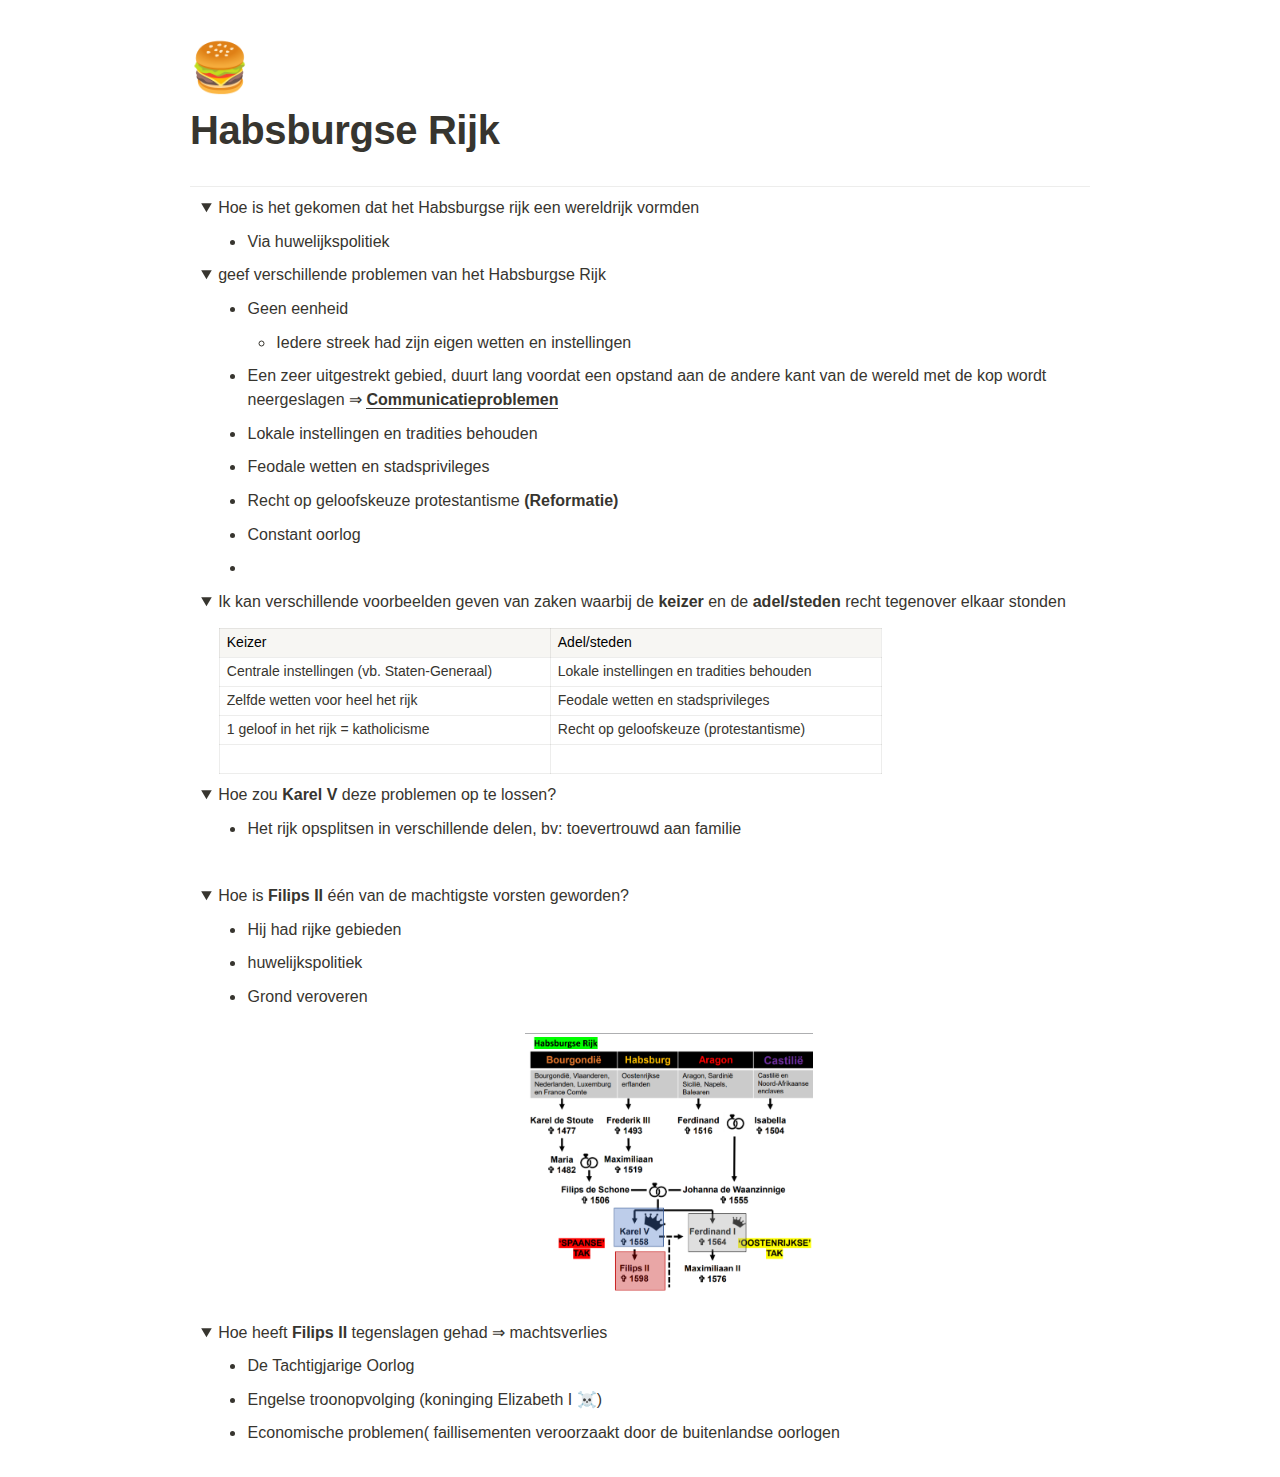
<file: Geschiedenis/Habsburgse Rijk 03a85021e9b044b381937b4f19da9ecf.html>
<html><head><meta http-equiv="Content-Type" content="text/html; charset=utf-8"/><title>Habsburgse Rijk</title><style>
/* cspell:disable-file */
/* webkit printing magic: print all background colors */
html {
	-webkit-print-color-adjust: exact;
}
* {
	box-sizing: border-box;
	-webkit-print-color-adjust: exact;
}

html,
body {
	margin: 0;
	padding: 0;
}
@media only screen {
	body {
		margin: 2em auto;
		max-width: 900px;
		color: rgb(55, 53, 47);
	}
}

body {
	line-height: 1.5;
	white-space: pre-wrap;
}

a,
a.visited {
	color: inherit;
	text-decoration: underline;
}

.pdf-relative-link-path {
	font-size: 80%;
	color: #444;
}

h1,
h2,
h3 {
	letter-spacing: -0.01em;
	line-height: 1.2;
	font-weight: 600;
	margin-bottom: 0;
}

.page-title {
	font-size: 2.5rem;
	font-weight: 700;
	margin-top: 0;
	margin-bottom: 0.75em;
}

h1 {
	font-size: 1.875rem;
	margin-top: 1.875rem;
}

h2 {
	font-size: 1.5rem;
	margin-top: 1.5rem;
}

h3 {
	font-size: 1.25rem;
	margin-top: 1.25rem;
}

.source {
	border: 1px solid #ddd;
	border-radius: 3px;
	padding: 1.5em;
	word-break: break-all;
}

.callout {
	border-radius: 3px;
	padding: 1rem;
}

figure {
	margin: 1.25em 0;
	page-break-inside: avoid;
}

figcaption {
	opacity: 0.5;
	font-size: 85%;
	margin-top: 0.5em;
}

mark {
	background-color: transparent;
}

.indented {
	padding-left: 1.5em;
}

hr {
	background: transparent;
	display: block;
	width: 100%;
	height: 1px;
	visibility: visible;
	border: none;
	border-bottom: 1px solid rgba(55, 53, 47, 0.09);
}

img {
	max-width: 100%;
}

@media only print {
	img {
		max-height: 100vh;
		object-fit: contain;
	}
}

@page {
	margin: 1in;
}

.collection-content {
	font-size: 0.875rem;
}

.column-list {
	display: flex;
	justify-content: space-between;
}

.column {
	padding: 0 1em;
}

.column:first-child {
	padding-left: 0;
}

.column:last-child {
	padding-right: 0;
}

.table_of_contents-item {
	display: block;
	font-size: 0.875rem;
	line-height: 1.3;
	padding: 0.125rem;
}

.table_of_contents-indent-1 {
	margin-left: 1.5rem;
}

.table_of_contents-indent-2 {
	margin-left: 3rem;
}

.table_of_contents-indent-3 {
	margin-left: 4.5rem;
}

.table_of_contents-link {
	text-decoration: none;
	opacity: 0.7;
	border-bottom: 1px solid rgba(55, 53, 47, 0.18);
}

table,
th,
td {
	border: 1px solid rgba(55, 53, 47, 0.09);
	border-collapse: collapse;
}

table {
	border-left: none;
	border-right: none;
}

th,
td {
	font-weight: normal;
	padding: 0.25em 0.5em;
	line-height: 1.5;
	min-height: 1.5em;
	text-align: left;
}

th {
	color: rgba(55, 53, 47, 0.6);
}

ol,
ul {
	margin: 0;
	margin-block-start: 0.6em;
	margin-block-end: 0.6em;
}

li > ol:first-child,
li > ul:first-child {
	margin-block-start: 0.6em;
}

ul > li {
	list-style: disc;
}

ul.to-do-list {
	padding-inline-start: 0;
}

ul.to-do-list > li {
	list-style: none;
}

.to-do-children-checked {
	text-decoration: line-through;
	opacity: 0.375;
}

ul.toggle > li {
	list-style: none;
}

ul {
	padding-inline-start: 1.7em;
}

ul > li {
	padding-left: 0.1em;
}

ol {
	padding-inline-start: 1.6em;
}

ol > li {
	padding-left: 0.2em;
}

.mono ol {
	padding-inline-start: 2em;
}

.mono ol > li {
	text-indent: -0.4em;
}

.toggle {
	padding-inline-start: 0em;
	list-style-type: none;
}

/* Indent toggle children */
.toggle > li > details {
	padding-left: 1.7em;
}

.toggle > li > details > summary {
	margin-left: -1.1em;
}

.selected-value {
	display: inline-block;
	padding: 0 0.5em;
	background: rgba(206, 205, 202, 0.5);
	border-radius: 3px;
	margin-right: 0.5em;
	margin-top: 0.3em;
	margin-bottom: 0.3em;
	white-space: nowrap;
}

.collection-title {
	display: inline-block;
	margin-right: 1em;
}

.page-description {
    margin-bottom: 2em;
}

.simple-table {
	margin-top: 1em;
	font-size: 0.875rem;
	empty-cells: show;
}
.simple-table td {
	height: 29px;
	min-width: 120px;
}

.simple-table th {
	height: 29px;
	min-width: 120px;
}

.simple-table-header-color {
	background: rgb(247, 246, 243);
	color: black;
}
.simple-table-header {
	font-weight: 500;
}

time {
	opacity: 0.5;
}

.icon {
	display: inline-block;
	max-width: 1.2em;
	max-height: 1.2em;
	text-decoration: none;
	vertical-align: text-bottom;
	margin-right: 0.5em;
}

img.icon {
	border-radius: 3px;
}

.user-icon {
	width: 1.5em;
	height: 1.5em;
	border-radius: 100%;
	margin-right: 0.5rem;
}

.user-icon-inner {
	font-size: 0.8em;
}

.text-icon {
	border: 1px solid #000;
	text-align: center;
}

.page-cover-image {
	display: block;
	object-fit: cover;
	width: 100%;
	max-height: 30vh;
}

.page-header-icon {
	font-size: 3rem;
	margin-bottom: 1rem;
}

.page-header-icon-with-cover {
	margin-top: -0.72em;
	margin-left: 0.07em;
}

.page-header-icon img {
	border-radius: 3px;
}

.link-to-page {
	margin: 1em 0;
	padding: 0;
	border: none;
	font-weight: 500;
}

p > .user {
	opacity: 0.5;
}

td > .user,
td > time {
	white-space: nowrap;
}

input[type="checkbox"] {
	transform: scale(1.5);
	margin-right: 0.6em;
	vertical-align: middle;
}

p {
	margin-top: 0.5em;
	margin-bottom: 0.5em;
}

.image {
	border: none;
	margin: 1.5em 0;
	padding: 0;
	border-radius: 0;
	text-align: center;
}

.code,
code {
	background: rgba(135, 131, 120, 0.15);
	border-radius: 3px;
	padding: 0.2em 0.4em;
	border-radius: 3px;
	font-size: 85%;
	tab-size: 2;
}

code {
	color: #eb5757;
}

.code {
	padding: 1.5em 1em;
}

.code-wrap {
	white-space: pre-wrap;
	word-break: break-all;
}

.code > code {
	background: none;
	padding: 0;
	font-size: 100%;
	color: inherit;
}

blockquote {
	font-size: 1.25em;
	margin: 1em 0;
	padding-left: 1em;
	border-left: 3px solid rgb(55, 53, 47);
}

.bookmark {
	text-decoration: none;
	max-height: 8em;
	padding: 0;
	display: flex;
	width: 100%;
	align-items: stretch;
}

.bookmark-title {
	font-size: 0.85em;
	overflow: hidden;
	text-overflow: ellipsis;
	height: 1.75em;
	white-space: nowrap;
}

.bookmark-text {
	display: flex;
	flex-direction: column;
}

.bookmark-info {
	flex: 4 1 180px;
	padding: 12px 14px 14px;
	display: flex;
	flex-direction: column;
	justify-content: space-between;
}

.bookmark-image {
	width: 33%;
	flex: 1 1 180px;
	display: block;
	position: relative;
	object-fit: cover;
	border-radius: 1px;
}

.bookmark-description {
	color: rgba(55, 53, 47, 0.6);
	font-size: 0.75em;
	overflow: hidden;
	max-height: 4.5em;
	word-break: break-word;
}

.bookmark-href {
	font-size: 0.75em;
	margin-top: 0.25em;
}

.sans { font-family: ui-sans-serif, -apple-system, BlinkMacSystemFont, "Segoe UI", Helvetica, "Apple Color Emoji", Arial, sans-serif, "Segoe UI Emoji", "Segoe UI Symbol"; }
.code { font-family: "SFMono-Regular", Menlo, Consolas, "PT Mono", "Liberation Mono", Courier, monospace; }
.serif { font-family: Lyon-Text, Georgia, ui-serif, serif; }
.mono { font-family: iawriter-mono, Nitti, Menlo, Courier, monospace; }
.pdf .sans { font-family: Inter, ui-sans-serif, -apple-system, BlinkMacSystemFont, "Segoe UI", Helvetica, "Apple Color Emoji", Arial, sans-serif, "Segoe UI Emoji", "Segoe UI Symbol", 'Twemoji', 'Noto Color Emoji', 'Noto Sans CJK JP'; }
.pdf:lang(zh-CN) .sans { font-family: Inter, ui-sans-serif, -apple-system, BlinkMacSystemFont, "Segoe UI", Helvetica, "Apple Color Emoji", Arial, sans-serif, "Segoe UI Emoji", "Segoe UI Symbol", 'Twemoji', 'Noto Color Emoji', 'Noto Sans CJK SC'; }
.pdf:lang(zh-TW) .sans { font-family: Inter, ui-sans-serif, -apple-system, BlinkMacSystemFont, "Segoe UI", Helvetica, "Apple Color Emoji", Arial, sans-serif, "Segoe UI Emoji", "Segoe UI Symbol", 'Twemoji', 'Noto Color Emoji', 'Noto Sans CJK TC'; }
.pdf:lang(ko-KR) .sans { font-family: Inter, ui-sans-serif, -apple-system, BlinkMacSystemFont, "Segoe UI", Helvetica, "Apple Color Emoji", Arial, sans-serif, "Segoe UI Emoji", "Segoe UI Symbol", 'Twemoji', 'Noto Color Emoji', 'Noto Sans CJK KR'; }
.pdf .code { font-family: Source Code Pro, "SFMono-Regular", Menlo, Consolas, "PT Mono", "Liberation Mono", Courier, monospace, 'Twemoji', 'Noto Color Emoji', 'Noto Sans Mono CJK JP'; }
.pdf:lang(zh-CN) .code { font-family: Source Code Pro, "SFMono-Regular", Menlo, Consolas, "PT Mono", "Liberation Mono", Courier, monospace, 'Twemoji', 'Noto Color Emoji', 'Noto Sans Mono CJK SC'; }
.pdf:lang(zh-TW) .code { font-family: Source Code Pro, "SFMono-Regular", Menlo, Consolas, "PT Mono", "Liberation Mono", Courier, monospace, 'Twemoji', 'Noto Color Emoji', 'Noto Sans Mono CJK TC'; }
.pdf:lang(ko-KR) .code { font-family: Source Code Pro, "SFMono-Regular", Menlo, Consolas, "PT Mono", "Liberation Mono", Courier, monospace, 'Twemoji', 'Noto Color Emoji', 'Noto Sans Mono CJK KR'; }
.pdf .serif { font-family: PT Serif, Lyon-Text, Georgia, ui-serif, serif, 'Twemoji', 'Noto Color Emoji', 'Noto Serif CJK JP'; }
.pdf:lang(zh-CN) .serif { font-family: PT Serif, Lyon-Text, Georgia, ui-serif, serif, 'Twemoji', 'Noto Color Emoji', 'Noto Serif CJK SC'; }
.pdf:lang(zh-TW) .serif { font-family: PT Serif, Lyon-Text, Georgia, ui-serif, serif, 'Twemoji', 'Noto Color Emoji', 'Noto Serif CJK TC'; }
.pdf:lang(ko-KR) .serif { font-family: PT Serif, Lyon-Text, Georgia, ui-serif, serif, 'Twemoji', 'Noto Color Emoji', 'Noto Serif CJK KR'; }
.pdf .mono { font-family: PT Mono, iawriter-mono, Nitti, Menlo, Courier, monospace, 'Twemoji', 'Noto Color Emoji', 'Noto Sans Mono CJK JP'; }
.pdf:lang(zh-CN) .mono { font-family: PT Mono, iawriter-mono, Nitti, Menlo, Courier, monospace, 'Twemoji', 'Noto Color Emoji', 'Noto Sans Mono CJK SC'; }
.pdf:lang(zh-TW) .mono { font-family: PT Mono, iawriter-mono, Nitti, Menlo, Courier, monospace, 'Twemoji', 'Noto Color Emoji', 'Noto Sans Mono CJK TC'; }
.pdf:lang(ko-KR) .mono { font-family: PT Mono, iawriter-mono, Nitti, Menlo, Courier, monospace, 'Twemoji', 'Noto Color Emoji', 'Noto Sans Mono CJK KR'; }
.highlight-default {
	color: rgba(55, 53, 47, 1);
}
.highlight-gray {
	color: rgba(120, 119, 116, 1);
	fill: rgba(120, 119, 116, 1);
}
.highlight-brown {
	color: rgba(159, 107, 83, 1);
	fill: rgba(159, 107, 83, 1);
}
.highlight-orange {
	color: rgba(217, 115, 13, 1);
	fill: rgba(217, 115, 13, 1);
}
.highlight-yellow {
	color: rgba(203, 145, 47, 1);
	fill: rgba(203, 145, 47, 1);
}
.highlight-teal {
	color: rgba(68, 131, 97, 1);
	fill: rgba(68, 131, 97, 1);
}
.highlight-blue {
	color: rgba(51, 126, 169, 1);
	fill: rgba(51, 126, 169, 1);
}
.highlight-purple {
	color: rgba(144, 101, 176, 1);
	fill: rgba(144, 101, 176, 1);
}
.highlight-pink {
	color: rgba(193, 76, 138, 1);
	fill: rgba(193, 76, 138, 1);
}
.highlight-red {
	color: rgba(212, 76, 71, 1);
	fill: rgba(212, 76, 71, 1);
}
.highlight-gray_background {
	background: rgba(241, 241, 239, 1);
}
.highlight-brown_background {
	background: rgba(244, 238, 238, 1);
}
.highlight-orange_background {
	background: rgba(251, 236, 221, 1);
}
.highlight-yellow_background {
	background: rgba(251, 243, 219, 1);
}
.highlight-teal_background {
	background: rgba(237, 243, 236, 1);
}
.highlight-blue_background {
	background: rgba(231, 243, 248, 1);
}
.highlight-purple_background {
	background: rgba(244, 240, 247, 0.8);
}
.highlight-pink_background {
	background: rgba(249, 238, 243, 0.8);
}
.highlight-red_background {
	background: rgba(253, 235, 236, 1);
}
.block-color-default {
	color: inherit;
	fill: inherit;
}
.block-color-gray {
	color: rgba(120, 119, 116, 1);
	fill: rgba(120, 119, 116, 1);
}
.block-color-brown {
	color: rgba(159, 107, 83, 1);
	fill: rgba(159, 107, 83, 1);
}
.block-color-orange {
	color: rgba(217, 115, 13, 1);
	fill: rgba(217, 115, 13, 1);
}
.block-color-yellow {
	color: rgba(203, 145, 47, 1);
	fill: rgba(203, 145, 47, 1);
}
.block-color-teal {
	color: rgba(68, 131, 97, 1);
	fill: rgba(68, 131, 97, 1);
}
.block-color-blue {
	color: rgba(51, 126, 169, 1);
	fill: rgba(51, 126, 169, 1);
}
.block-color-purple {
	color: rgba(144, 101, 176, 1);
	fill: rgba(144, 101, 176, 1);
}
.block-color-pink {
	color: rgba(193, 76, 138, 1);
	fill: rgba(193, 76, 138, 1);
}
.block-color-red {
	color: rgba(212, 76, 71, 1);
	fill: rgba(212, 76, 71, 1);
}
.block-color-gray_background {
	background: rgba(241, 241, 239, 1);
}
.block-color-brown_background {
	background: rgba(244, 238, 238, 1);
}
.block-color-orange_background {
	background: rgba(251, 236, 221, 1);
}
.block-color-yellow_background {
	background: rgba(251, 243, 219, 1);
}
.block-color-teal_background {
	background: rgba(237, 243, 236, 1);
}
.block-color-blue_background {
	background: rgba(231, 243, 248, 1);
}
.block-color-purple_background {
	background: rgba(244, 240, 247, 0.8);
}
.block-color-pink_background {
	background: rgba(249, 238, 243, 0.8);
}
.block-color-red_background {
	background: rgba(253, 235, 236, 1);
}
.select-value-color-uiBlue { background-color: rgba(35, 131, 226, .07); }
.select-value-color-pink { background-color: rgba(245, 224, 233, 1); }
.select-value-color-purple { background-color: rgba(232, 222, 238, 1); }
.select-value-color-green { background-color: rgba(219, 237, 219, 1); }
.select-value-color-gray { background-color: rgba(227, 226, 224, 1); }
.select-value-color-transparentGray { background-color: rgba(227, 226, 224, 0); }
.select-value-color-translucentGray { background-color: rgba(255, 255, 255, 0.0375); }
.select-value-color-orange { background-color: rgba(250, 222, 201, 1); }
.select-value-color-brown { background-color: rgba(238, 224, 218, 1); }
.select-value-color-red { background-color: rgba(255, 226, 221, 1); }
.select-value-color-yellow { background-color: rgba(253, 236, 200, 1); }
.select-value-color-blue { background-color: rgba(211, 229, 239, 1); }
.select-value-color-pageGlass { background-color: undefined; }
.select-value-color-washGlass { background-color: undefined; }

.checkbox {
	display: inline-flex;
	vertical-align: text-bottom;
	width: 16;
	height: 16;
	background-size: 16px;
	margin-left: 2px;
	margin-right: 5px;
}

.checkbox-on {
	background-image: url("data:image/svg+xml;charset=UTF-8,%3Csvg%20width%3D%2216%22%20height%3D%2216%22%20viewBox%3D%220%200%2016%2016%22%20fill%3D%22none%22%20xmlns%3D%22http%3A%2F%2Fwww.w3.org%2F2000%2Fsvg%22%3E%0A%3Crect%20width%3D%2216%22%20height%3D%2216%22%20fill%3D%22%2358A9D7%22%2F%3E%0A%3Cpath%20d%3D%22M6.71429%2012.2852L14%204.9995L12.7143%203.71436L6.71429%209.71378L3.28571%206.2831L2%207.57092L6.71429%2012.2852Z%22%20fill%3D%22white%22%2F%3E%0A%3C%2Fsvg%3E");
}

.checkbox-off {
	background-image: url("data:image/svg+xml;charset=UTF-8,%3Csvg%20width%3D%2216%22%20height%3D%2216%22%20viewBox%3D%220%200%2016%2016%22%20fill%3D%22none%22%20xmlns%3D%22http%3A%2F%2Fwww.w3.org%2F2000%2Fsvg%22%3E%0A%3Crect%20x%3D%220.75%22%20y%3D%220.75%22%20width%3D%2214.5%22%20height%3D%2214.5%22%20fill%3D%22white%22%20stroke%3D%22%2336352F%22%20stroke-width%3D%221.5%22%2F%3E%0A%3C%2Fsvg%3E");
}
	
</style></head><body><article id="03a85021-e9b0-44b3-8193-7b4f19da9ecf" class="page sans"><header><div class="page-header-icon undefined"><span class="icon">🍔</span></div><h1 class="page-title">Habsburgse Rijk</h1><p class="page-description"></p></header><div class="page-body"><hr id="1c3f4cb0-5546-4523-9040-088719a78800"/><ul id="e2241a25-71cf-445e-8893-4c6751ed16f8" class="toggle"><li><details open=""><summary>Hoe is het gekomen dat het Habsburgse rijk een wereldrijk vormden</summary><ul id="3d2dd450-5f1d-4f1c-9d76-1c2eef1237b7" class="bulleted-list"><li style="list-style-type:disc">Via huwelijkspolitiek</li></ul></details></li></ul><ul id="edf24d8d-c895-4af8-88e0-f99c7fa9a078" class="toggle"><li><details open=""><summary>geef verschillende problemen van het Habsburgse Rijk</summary><ul id="25f99469-328c-41b2-a3a5-b2ba59676552" class="bulleted-list"><li style="list-style-type:disc">Geen eenheid<ul id="eaf1b9ef-4333-4707-b30d-b2b7e26d2660" class="bulleted-list"><li style="list-style-type:circle">Iedere streek had zijn eigen wetten en instellingen</li></ul></li></ul><ul id="f03a96e4-4451-4a98-b6b9-8ec513292644" class="bulleted-list"><li style="list-style-type:disc">Een zeer uitgestrekt gebied, duurt lang voordat een opstand aan de andere kant van de wereld met de kop wordt neergeslagen ⇒ <span style="border-bottom:0.05em solid"><strong>Communicatieproblemen</strong></span></li></ul><ul id="937f4e41-5dee-4769-9b1e-4770451d99f9" class="bulleted-list"><li style="list-style-type:disc">Lokale instellingen en tradities behouden</li></ul><ul id="bdf2c694-23ba-4bcd-a0fd-040e7c57640e" class="bulleted-list"><li style="list-style-type:disc">Feodale wetten en stadsprivileges</li></ul><ul id="4e172f20-2bd3-4014-9aad-d3dd3945ca75" class="bulleted-list"><li style="list-style-type:disc">Recht op geloofskeuze protestantisme <strong>(Reformatie)</strong></li></ul><ul id="3f70eb8f-d0d8-4b01-b8f3-25dfc17dd42c" class="bulleted-list"><li style="list-style-type:disc">Constant oorlog</li></ul><ul id="20c7f9b2-48dd-4f39-9032-6ffe2ab1b9e5" class="bulleted-list"><li style="list-style-type:disc"></li></ul></details></li></ul><ul id="7967715f-09e1-44ce-90d5-b3002e0ee24a" class="toggle"><li><details open=""><summary>Ik kan verschillende voorbeelden geven van zaken waarbij de <strong>keizer </strong>en de <strong>adel/steden </strong>recht tegenover elkaar stonden</summary><table id="6121dad4-0a09-4bd2-90a4-ddc1d8e778e8" class="simple-table"><thead class="simple-table-header"><tr id="1f303737-81f6-4f40-85fd-c855c0ef7a96"><th id="Bh{U" class="simple-table-header-color simple-table-header" style="width:331px">Keizer</th><th id="vPtv" class="simple-table-header-color simple-table-header" style="width:331px">Adel/steden</th></tr></thead><tbody><tr id="448ccc3e-1c70-4253-9b77-295ed740281c"><td id="Bh{U" class="" style="width:331px">Centrale instellingen (vb. Staten-Generaal)</td><td id="vPtv" class="" style="width:331px">Lokale instellingen en tradities behouden</td></tr><tr id="f435a34d-9a7b-4ea8-9fac-65d7bde342ea"><td id="Bh{U" class="" style="width:331px">Zelfde wetten voor heel het rijk</td><td id="vPtv" class="" style="width:331px">Feodale wetten en stadsprivileges</td></tr><tr id="2f7746a7-21cd-4a78-bcca-34ad7c631c6b"><td id="Bh{U" class="" style="width:331px">1 geloof in het rijk = katholicisme</td><td id="vPtv" class="" style="width:331px">Recht op geloofskeuze (protestantisme)</td></tr><tr id="0a0fa7fd-a913-4e0b-8089-7a2305915214"><td id="Bh{U" class="" style="width:331px"></td><td id="vPtv" class="" style="width:331px"></td></tr></tbody></table></details></li></ul><ul id="b0f626b2-459a-4013-b1eb-c2532d7b7cc3" class="toggle"><li><details open=""><summary>Hoe zou <strong>Karel V</strong> deze problemen op te lossen?</summary><ul id="0e23528b-5017-4d08-9184-adcf8dba8e14" class="bulleted-list"><li style="list-style-type:disc">Het rijk opsplitsen in verschillende delen, bv: toevertrouwd aan familie</li></ul><p id="2fb5605e-2b9e-440c-b1fe-de91017fabee" class="">
</p></details></li></ul><ul id="42fd8ab4-fa26-43aa-86bb-b31bb93095cc" class="toggle"><li><details open=""><summary>Hoe is <strong>Filips II </strong>één van de machtigste vorsten geworden?</summary><ul id="28bbee39-168b-40b4-a940-870edc85d1c3" class="bulleted-list"><li style="list-style-type:disc">Hij had rijke gebieden</li></ul><ul id="2a87133c-48f1-48be-b508-90e4cf124f56" class="bulleted-list"><li style="list-style-type:disc">huwelijkspolitiek</li></ul><ul id="2498963b-af17-4889-a9d6-30e9004c07a2" class="bulleted-list"><li style="list-style-type:disc">Grond veroveren<figure id="a2edd451-69dd-45d9-bbf2-4197172c0b3b" class="image"><a href="Untitled%203.png"><img style="width:288px" src="Untitled%203.png"/></a></figure></li></ul></details></li></ul><ul id="c7637f94-b789-47d2-bcff-42ff24820a94" class="toggle"><li><details open=""><summary>Hoe heeft <strong>Filips II </strong>tegenslagen gehad ⇒ machtsverlies</summary><ul id="9d557e11-3051-465d-8649-c0f08d54dec1" class="bulleted-list"><li style="list-style-type:disc">De Tachtigjarige Oorlog</li></ul><ul id="fd698872-d302-4630-8eff-a294d56a5540" class="bulleted-list"><li style="list-style-type:disc">Engelse troonopvolging (koninging Elizabeth I ☠️)</li></ul><ul id="def6fbd1-f376-4985-80e5-19a06436321a" class="bulleted-list"><li style="list-style-type:disc">Economische problemen( faillisementen veroorzaakt door de buitenlandse oorlogen</li></ul></details></li></ul></div></article><span class="sans" style="font-size:14px;padding-top:2em"></span></body></html>
</file>
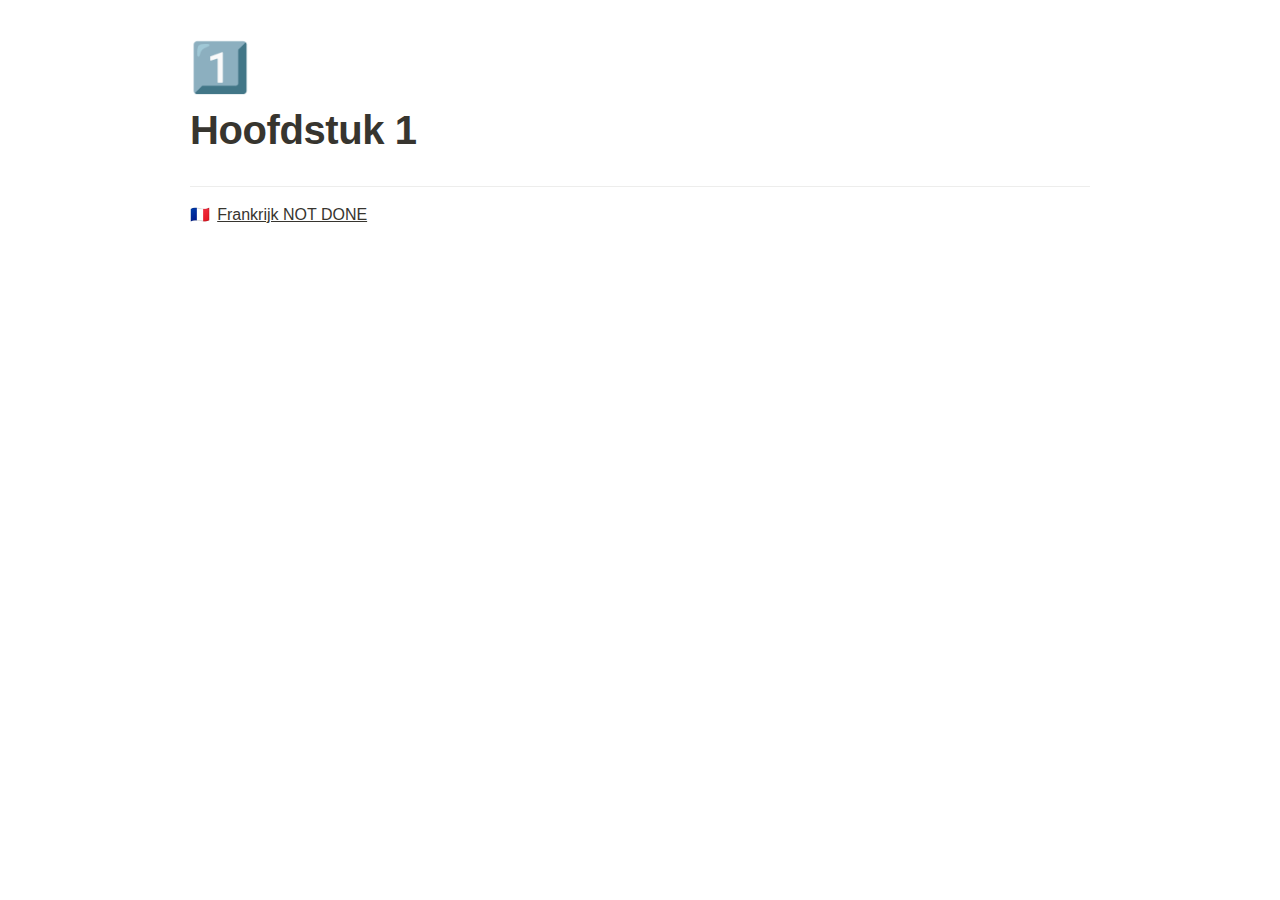
<file: Geschiedenis/Hoofdstuk 1 cdf6c83b28a846d28f7fca8aae288f6e.html>
<html><head><meta http-equiv="Content-Type" content="text/html; charset=utf-8"/><title>Hoofdstuk 1</title><style>
/* cspell:disable-file */
/* webkit printing magic: print all background colors */
html {
	-webkit-print-color-adjust: exact;
}
* {
	box-sizing: border-box;
	-webkit-print-color-adjust: exact;
}

html,
body {
	margin: 0;
	padding: 0;
}
@media only screen {
	body {
		margin: 2em auto;
		max-width: 900px;
		color: rgb(55, 53, 47);
	}
}

body {
	line-height: 1.5;
	white-space: pre-wrap;
}

a,
a.visited {
	color: inherit;
	text-decoration: underline;
}

.pdf-relative-link-path {
	font-size: 80%;
	color: #444;
}

h1,
h2,
h3 {
	letter-spacing: -0.01em;
	line-height: 1.2;
	font-weight: 600;
	margin-bottom: 0;
}

.page-title {
	font-size: 2.5rem;
	font-weight: 700;
	margin-top: 0;
	margin-bottom: 0.75em;
}

h1 {
	font-size: 1.875rem;
	margin-top: 1.875rem;
}

h2 {
	font-size: 1.5rem;
	margin-top: 1.5rem;
}

h3 {
	font-size: 1.25rem;
	margin-top: 1.25rem;
}

.source {
	border: 1px solid #ddd;
	border-radius: 3px;
	padding: 1.5em;
	word-break: break-all;
}

.callout {
	border-radius: 3px;
	padding: 1rem;
}

figure {
	margin: 1.25em 0;
	page-break-inside: avoid;
}

figcaption {
	opacity: 0.5;
	font-size: 85%;
	margin-top: 0.5em;
}

mark {
	background-color: transparent;
}

.indented {
	padding-left: 1.5em;
}

hr {
	background: transparent;
	display: block;
	width: 100%;
	height: 1px;
	visibility: visible;
	border: none;
	border-bottom: 1px solid rgba(55, 53, 47, 0.09);
}

img {
	max-width: 100%;
}

@media only print {
	img {
		max-height: 100vh;
		object-fit: contain;
	}
}

@page {
	margin: 1in;
}

.collection-content {
	font-size: 0.875rem;
}

.column-list {
	display: flex;
	justify-content: space-between;
}

.column {
	padding: 0 1em;
}

.column:first-child {
	padding-left: 0;
}

.column:last-child {
	padding-right: 0;
}

.table_of_contents-item {
	display: block;
	font-size: 0.875rem;
	line-height: 1.3;
	padding: 0.125rem;
}

.table_of_contents-indent-1 {
	margin-left: 1.5rem;
}

.table_of_contents-indent-2 {
	margin-left: 3rem;
}

.table_of_contents-indent-3 {
	margin-left: 4.5rem;
}

.table_of_contents-link {
	text-decoration: none;
	opacity: 0.7;
	border-bottom: 1px solid rgba(55, 53, 47, 0.18);
}

table,
th,
td {
	border: 1px solid rgba(55, 53, 47, 0.09);
	border-collapse: collapse;
}

table {
	border-left: none;
	border-right: none;
}

th,
td {
	font-weight: normal;
	padding: 0.25em 0.5em;
	line-height: 1.5;
	min-height: 1.5em;
	text-align: left;
}

th {
	color: rgba(55, 53, 47, 0.6);
}

ol,
ul {
	margin: 0;
	margin-block-start: 0.6em;
	margin-block-end: 0.6em;
}

li > ol:first-child,
li > ul:first-child {
	margin-block-start: 0.6em;
}

ul > li {
	list-style: disc;
}

ul.to-do-list {
	padding-inline-start: 0;
}

ul.to-do-list > li {
	list-style: none;
}

.to-do-children-checked {
	text-decoration: line-through;
	opacity: 0.375;
}

ul.toggle > li {
	list-style: none;
}

ul {
	padding-inline-start: 1.7em;
}

ul > li {
	padding-left: 0.1em;
}

ol {
	padding-inline-start: 1.6em;
}

ol > li {
	padding-left: 0.2em;
}

.mono ol {
	padding-inline-start: 2em;
}

.mono ol > li {
	text-indent: -0.4em;
}

.toggle {
	padding-inline-start: 0em;
	list-style-type: none;
}

/* Indent toggle children */
.toggle > li > details {
	padding-left: 1.7em;
}

.toggle > li > details > summary {
	margin-left: -1.1em;
}

.selected-value {
	display: inline-block;
	padding: 0 0.5em;
	background: rgba(206, 205, 202, 0.5);
	border-radius: 3px;
	margin-right: 0.5em;
	margin-top: 0.3em;
	margin-bottom: 0.3em;
	white-space: nowrap;
}

.collection-title {
	display: inline-block;
	margin-right: 1em;
}

.page-description {
    margin-bottom: 2em;
}

.simple-table {
	margin-top: 1em;
	font-size: 0.875rem;
	empty-cells: show;
}
.simple-table td {
	height: 29px;
	min-width: 120px;
}

.simple-table th {
	height: 29px;
	min-width: 120px;
}

.simple-table-header-color {
	background: rgb(247, 246, 243);
	color: black;
}
.simple-table-header {
	font-weight: 500;
}

time {
	opacity: 0.5;
}

.icon {
	display: inline-block;
	max-width: 1.2em;
	max-height: 1.2em;
	text-decoration: none;
	vertical-align: text-bottom;
	margin-right: 0.5em;
}

img.icon {
	border-radius: 3px;
}

.user-icon {
	width: 1.5em;
	height: 1.5em;
	border-radius: 100%;
	margin-right: 0.5rem;
}

.user-icon-inner {
	font-size: 0.8em;
}

.text-icon {
	border: 1px solid #000;
	text-align: center;
}

.page-cover-image {
	display: block;
	object-fit: cover;
	width: 100%;
	max-height: 30vh;
}

.page-header-icon {
	font-size: 3rem;
	margin-bottom: 1rem;
}

.page-header-icon-with-cover {
	margin-top: -0.72em;
	margin-left: 0.07em;
}

.page-header-icon img {
	border-radius: 3px;
}

.link-to-page {
	margin: 1em 0;
	padding: 0;
	border: none;
	font-weight: 500;
}

p > .user {
	opacity: 0.5;
}

td > .user,
td > time {
	white-space: nowrap;
}

input[type="checkbox"] {
	transform: scale(1.5);
	margin-right: 0.6em;
	vertical-align: middle;
}

p {
	margin-top: 0.5em;
	margin-bottom: 0.5em;
}

.image {
	border: none;
	margin: 1.5em 0;
	padding: 0;
	border-radius: 0;
	text-align: center;
}

.code,
code {
	background: rgba(135, 131, 120, 0.15);
	border-radius: 3px;
	padding: 0.2em 0.4em;
	border-radius: 3px;
	font-size: 85%;
	tab-size: 2;
}

code {
	color: #eb5757;
}

.code {
	padding: 1.5em 1em;
}

.code-wrap {
	white-space: pre-wrap;
	word-break: break-all;
}

.code > code {
	background: none;
	padding: 0;
	font-size: 100%;
	color: inherit;
}

blockquote {
	font-size: 1.25em;
	margin: 1em 0;
	padding-left: 1em;
	border-left: 3px solid rgb(55, 53, 47);
}

.bookmark {
	text-decoration: none;
	max-height: 8em;
	padding: 0;
	display: flex;
	width: 100%;
	align-items: stretch;
}

.bookmark-title {
	font-size: 0.85em;
	overflow: hidden;
	text-overflow: ellipsis;
	height: 1.75em;
	white-space: nowrap;
}

.bookmark-text {
	display: flex;
	flex-direction: column;
}

.bookmark-info {
	flex: 4 1 180px;
	padding: 12px 14px 14px;
	display: flex;
	flex-direction: column;
	justify-content: space-between;
}

.bookmark-image {
	width: 33%;
	flex: 1 1 180px;
	display: block;
	position: relative;
	object-fit: cover;
	border-radius: 1px;
}

.bookmark-description {
	color: rgba(55, 53, 47, 0.6);
	font-size: 0.75em;
	overflow: hidden;
	max-height: 4.5em;
	word-break: break-word;
}

.bookmark-href {
	font-size: 0.75em;
	margin-top: 0.25em;
}

.sans { font-family: ui-sans-serif, -apple-system, BlinkMacSystemFont, "Segoe UI", Helvetica, "Apple Color Emoji", Arial, sans-serif, "Segoe UI Emoji", "Segoe UI Symbol"; }
.code { font-family: "SFMono-Regular", Menlo, Consolas, "PT Mono", "Liberation Mono", Courier, monospace; }
.serif { font-family: Lyon-Text, Georgia, ui-serif, serif; }
.mono { font-family: iawriter-mono, Nitti, Menlo, Courier, monospace; }
.pdf .sans { font-family: Inter, ui-sans-serif, -apple-system, BlinkMacSystemFont, "Segoe UI", Helvetica, "Apple Color Emoji", Arial, sans-serif, "Segoe UI Emoji", "Segoe UI Symbol", 'Twemoji', 'Noto Color Emoji', 'Noto Sans CJK JP'; }
.pdf:lang(zh-CN) .sans { font-family: Inter, ui-sans-serif, -apple-system, BlinkMacSystemFont, "Segoe UI", Helvetica, "Apple Color Emoji", Arial, sans-serif, "Segoe UI Emoji", "Segoe UI Symbol", 'Twemoji', 'Noto Color Emoji', 'Noto Sans CJK SC'; }
.pdf:lang(zh-TW) .sans { font-family: Inter, ui-sans-serif, -apple-system, BlinkMacSystemFont, "Segoe UI", Helvetica, "Apple Color Emoji", Arial, sans-serif, "Segoe UI Emoji", "Segoe UI Symbol", 'Twemoji', 'Noto Color Emoji', 'Noto Sans CJK TC'; }
.pdf:lang(ko-KR) .sans { font-family: Inter, ui-sans-serif, -apple-system, BlinkMacSystemFont, "Segoe UI", Helvetica, "Apple Color Emoji", Arial, sans-serif, "Segoe UI Emoji", "Segoe UI Symbol", 'Twemoji', 'Noto Color Emoji', 'Noto Sans CJK KR'; }
.pdf .code { font-family: Source Code Pro, "SFMono-Regular", Menlo, Consolas, "PT Mono", "Liberation Mono", Courier, monospace, 'Twemoji', 'Noto Color Emoji', 'Noto Sans Mono CJK JP'; }
.pdf:lang(zh-CN) .code { font-family: Source Code Pro, "SFMono-Regular", Menlo, Consolas, "PT Mono", "Liberation Mono", Courier, monospace, 'Twemoji', 'Noto Color Emoji', 'Noto Sans Mono CJK SC'; }
.pdf:lang(zh-TW) .code { font-family: Source Code Pro, "SFMono-Regular", Menlo, Consolas, "PT Mono", "Liberation Mono", Courier, monospace, 'Twemoji', 'Noto Color Emoji', 'Noto Sans Mono CJK TC'; }
.pdf:lang(ko-KR) .code { font-family: Source Code Pro, "SFMono-Regular", Menlo, Consolas, "PT Mono", "Liberation Mono", Courier, monospace, 'Twemoji', 'Noto Color Emoji', 'Noto Sans Mono CJK KR'; }
.pdf .serif { font-family: PT Serif, Lyon-Text, Georgia, ui-serif, serif, 'Twemoji', 'Noto Color Emoji', 'Noto Serif CJK JP'; }
.pdf:lang(zh-CN) .serif { font-family: PT Serif, Lyon-Text, Georgia, ui-serif, serif, 'Twemoji', 'Noto Color Emoji', 'Noto Serif CJK SC'; }
.pdf:lang(zh-TW) .serif { font-family: PT Serif, Lyon-Text, Georgia, ui-serif, serif, 'Twemoji', 'Noto Color Emoji', 'Noto Serif CJK TC'; }
.pdf:lang(ko-KR) .serif { font-family: PT Serif, Lyon-Text, Georgia, ui-serif, serif, 'Twemoji', 'Noto Color Emoji', 'Noto Serif CJK KR'; }
.pdf .mono { font-family: PT Mono, iawriter-mono, Nitti, Menlo, Courier, monospace, 'Twemoji', 'Noto Color Emoji', 'Noto Sans Mono CJK JP'; }
.pdf:lang(zh-CN) .mono { font-family: PT Mono, iawriter-mono, Nitti, Menlo, Courier, monospace, 'Twemoji', 'Noto Color Emoji', 'Noto Sans Mono CJK SC'; }
.pdf:lang(zh-TW) .mono { font-family: PT Mono, iawriter-mono, Nitti, Menlo, Courier, monospace, 'Twemoji', 'Noto Color Emoji', 'Noto Sans Mono CJK TC'; }
.pdf:lang(ko-KR) .mono { font-family: PT Mono, iawriter-mono, Nitti, Menlo, Courier, monospace, 'Twemoji', 'Noto Color Emoji', 'Noto Sans Mono CJK KR'; }
.highlight-default {
	color: rgba(55, 53, 47, 1);
}
.highlight-gray {
	color: rgba(120, 119, 116, 1);
	fill: rgba(120, 119, 116, 1);
}
.highlight-brown {
	color: rgba(159, 107, 83, 1);
	fill: rgba(159, 107, 83, 1);
}
.highlight-orange {
	color: rgba(217, 115, 13, 1);
	fill: rgba(217, 115, 13, 1);
}
.highlight-yellow {
	color: rgba(203, 145, 47, 1);
	fill: rgba(203, 145, 47, 1);
}
.highlight-teal {
	color: rgba(68, 131, 97, 1);
	fill: rgba(68, 131, 97, 1);
}
.highlight-blue {
	color: rgba(51, 126, 169, 1);
	fill: rgba(51, 126, 169, 1);
}
.highlight-purple {
	color: rgba(144, 101, 176, 1);
	fill: rgba(144, 101, 176, 1);
}
.highlight-pink {
	color: rgba(193, 76, 138, 1);
	fill: rgba(193, 76, 138, 1);
}
.highlight-red {
	color: rgba(212, 76, 71, 1);
	fill: rgba(212, 76, 71, 1);
}
.highlight-gray_background {
	background: rgba(241, 241, 239, 1);
}
.highlight-brown_background {
	background: rgba(244, 238, 238, 1);
}
.highlight-orange_background {
	background: rgba(251, 236, 221, 1);
}
.highlight-yellow_background {
	background: rgba(251, 243, 219, 1);
}
.highlight-teal_background {
	background: rgba(237, 243, 236, 1);
}
.highlight-blue_background {
	background: rgba(231, 243, 248, 1);
}
.highlight-purple_background {
	background: rgba(244, 240, 247, 0.8);
}
.highlight-pink_background {
	background: rgba(249, 238, 243, 0.8);
}
.highlight-red_background {
	background: rgba(253, 235, 236, 1);
}
.block-color-default {
	color: inherit;
	fill: inherit;
}
.block-color-gray {
	color: rgba(120, 119, 116, 1);
	fill: rgba(120, 119, 116, 1);
}
.block-color-brown {
	color: rgba(159, 107, 83, 1);
	fill: rgba(159, 107, 83, 1);
}
.block-color-orange {
	color: rgba(217, 115, 13, 1);
	fill: rgba(217, 115, 13, 1);
}
.block-color-yellow {
	color: rgba(203, 145, 47, 1);
	fill: rgba(203, 145, 47, 1);
}
.block-color-teal {
	color: rgba(68, 131, 97, 1);
	fill: rgba(68, 131, 97, 1);
}
.block-color-blue {
	color: rgba(51, 126, 169, 1);
	fill: rgba(51, 126, 169, 1);
}
.block-color-purple {
	color: rgba(144, 101, 176, 1);
	fill: rgba(144, 101, 176, 1);
}
.block-color-pink {
	color: rgba(193, 76, 138, 1);
	fill: rgba(193, 76, 138, 1);
}
.block-color-red {
	color: rgba(212, 76, 71, 1);
	fill: rgba(212, 76, 71, 1);
}
.block-color-gray_background {
	background: rgba(241, 241, 239, 1);
}
.block-color-brown_background {
	background: rgba(244, 238, 238, 1);
}
.block-color-orange_background {
	background: rgba(251, 236, 221, 1);
}
.block-color-yellow_background {
	background: rgba(251, 243, 219, 1);
}
.block-color-teal_background {
	background: rgba(237, 243, 236, 1);
}
.block-color-blue_background {
	background: rgba(231, 243, 248, 1);
}
.block-color-purple_background {
	background: rgba(244, 240, 247, 0.8);
}
.block-color-pink_background {
	background: rgba(249, 238, 243, 0.8);
}
.block-color-red_background {
	background: rgba(253, 235, 236, 1);
}
.select-value-color-uiBlue { background-color: rgba(35, 131, 226, .07); }
.select-value-color-pink { background-color: rgba(245, 224, 233, 1); }
.select-value-color-purple { background-color: rgba(232, 222, 238, 1); }
.select-value-color-green { background-color: rgba(219, 237, 219, 1); }
.select-value-color-gray { background-color: rgba(227, 226, 224, 1); }
.select-value-color-transparentGray { background-color: rgba(227, 226, 224, 0); }
.select-value-color-translucentGray { background-color: rgba(255, 255, 255, 0.0375); }
.select-value-color-orange { background-color: rgba(250, 222, 201, 1); }
.select-value-color-brown { background-color: rgba(238, 224, 218, 1); }
.select-value-color-red { background-color: rgba(255, 226, 221, 1); }
.select-value-color-yellow { background-color: rgba(253, 236, 200, 1); }
.select-value-color-blue { background-color: rgba(211, 229, 239, 1); }
.select-value-color-pageGlass { background-color: undefined; }
.select-value-color-washGlass { background-color: undefined; }

.checkbox {
	display: inline-flex;
	vertical-align: text-bottom;
	width: 16;
	height: 16;
	background-size: 16px;
	margin-left: 2px;
	margin-right: 5px;
}

.checkbox-on {
	background-image: url("data:image/svg+xml;charset=UTF-8,%3Csvg%20width%3D%2216%22%20height%3D%2216%22%20viewBox%3D%220%200%2016%2016%22%20fill%3D%22none%22%20xmlns%3D%22http%3A%2F%2Fwww.w3.org%2F2000%2Fsvg%22%3E%0A%3Crect%20width%3D%2216%22%20height%3D%2216%22%20fill%3D%22%2358A9D7%22%2F%3E%0A%3Cpath%20d%3D%22M6.71429%2012.2852L14%204.9995L12.7143%203.71436L6.71429%209.71378L3.28571%206.2831L2%207.57092L6.71429%2012.2852Z%22%20fill%3D%22white%22%2F%3E%0A%3C%2Fsvg%3E");
}

.checkbox-off {
	background-image: url("data:image/svg+xml;charset=UTF-8,%3Csvg%20width%3D%2216%22%20height%3D%2216%22%20viewBox%3D%220%200%2016%2016%22%20fill%3D%22none%22%20xmlns%3D%22http%3A%2F%2Fwww.w3.org%2F2000%2Fsvg%22%3E%0A%3Crect%20x%3D%220.75%22%20y%3D%220.75%22%20width%3D%2214.5%22%20height%3D%2214.5%22%20fill%3D%22white%22%20stroke%3D%22%2336352F%22%20stroke-width%3D%221.5%22%2F%3E%0A%3C%2Fsvg%3E");
}
	
</style></head><body><article id="cdf6c83b-28a8-46d2-8f7f-ca8aae288f6e" class="page sans"><header><div class="page-header-icon undefined"><span class="icon">1️⃣</span></div><h1 class="page-title">Hoofdstuk 1</h1><p class="page-description"></p></header><div class="page-body"><hr id="91e470e1-7668-48ee-999d-744187aca375"/><figure id="1233698c-e2e8-4a33-b93e-14bdb16af8f8" class="link-to-page"><a href="Frankrijk%20NOT%20DONE%201233698ce2e84a33b93e14bdb16af8f8.html"><span class="icon">🇫🇷</span>Frankrijk NOT DONE</a></figure></div></article><span class="sans" style="font-size:14px;padding-top:2em"></span></body></html>
</file>
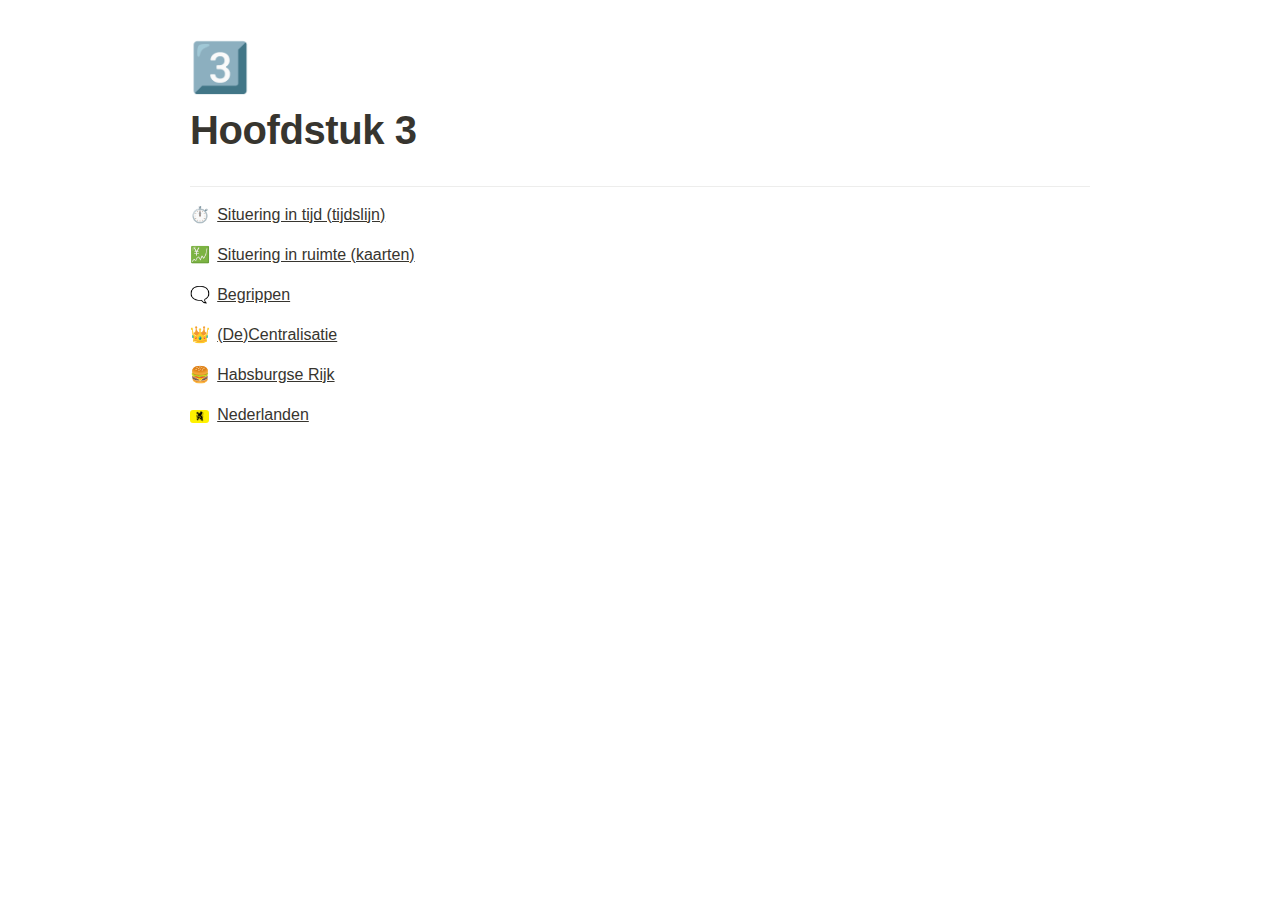
<file: Geschiedenis/Hoofdstuk 3 994379ae2004431bb8b1ad6719f5c472.html>
<html><head><meta http-equiv="Content-Type" content="text/html; charset=utf-8"/><title>Hoofdstuk 3</title><style>
/* cspell:disable-file */
/* webkit printing magic: print all background colors */
html {
	-webkit-print-color-adjust: exact;
}
* {
	box-sizing: border-box;
	-webkit-print-color-adjust: exact;
}

html,
body {
	margin: 0;
	padding: 0;
}
@media only screen {
	body {
		margin: 2em auto;
		max-width: 900px;
		color: rgb(55, 53, 47);
	}
}

body {
	line-height: 1.5;
	white-space: pre-wrap;
}

a,
a.visited {
	color: inherit;
	text-decoration: underline;
}

.pdf-relative-link-path {
	font-size: 80%;
	color: #444;
}

h1,
h2,
h3 {
	letter-spacing: -0.01em;
	line-height: 1.2;
	font-weight: 600;
	margin-bottom: 0;
}

.page-title {
	font-size: 2.5rem;
	font-weight: 700;
	margin-top: 0;
	margin-bottom: 0.75em;
}

h1 {
	font-size: 1.875rem;
	margin-top: 1.875rem;
}

h2 {
	font-size: 1.5rem;
	margin-top: 1.5rem;
}

h3 {
	font-size: 1.25rem;
	margin-top: 1.25rem;
}

.source {
	border: 1px solid #ddd;
	border-radius: 3px;
	padding: 1.5em;
	word-break: break-all;
}

.callout {
	border-radius: 3px;
	padding: 1rem;
}

figure {
	margin: 1.25em 0;
	page-break-inside: avoid;
}

figcaption {
	opacity: 0.5;
	font-size: 85%;
	margin-top: 0.5em;
}

mark {
	background-color: transparent;
}

.indented {
	padding-left: 1.5em;
}

hr {
	background: transparent;
	display: block;
	width: 100%;
	height: 1px;
	visibility: visible;
	border: none;
	border-bottom: 1px solid rgba(55, 53, 47, 0.09);
}

img {
	max-width: 100%;
}

@media only print {
	img {
		max-height: 100vh;
		object-fit: contain;
	}
}

@page {
	margin: 1in;
}

.collection-content {
	font-size: 0.875rem;
}

.column-list {
	display: flex;
	justify-content: space-between;
}

.column {
	padding: 0 1em;
}

.column:first-child {
	padding-left: 0;
}

.column:last-child {
	padding-right: 0;
}

.table_of_contents-item {
	display: block;
	font-size: 0.875rem;
	line-height: 1.3;
	padding: 0.125rem;
}

.table_of_contents-indent-1 {
	margin-left: 1.5rem;
}

.table_of_contents-indent-2 {
	margin-left: 3rem;
}

.table_of_contents-indent-3 {
	margin-left: 4.5rem;
}

.table_of_contents-link {
	text-decoration: none;
	opacity: 0.7;
	border-bottom: 1px solid rgba(55, 53, 47, 0.18);
}

table,
th,
td {
	border: 1px solid rgba(55, 53, 47, 0.09);
	border-collapse: collapse;
}

table {
	border-left: none;
	border-right: none;
}

th,
td {
	font-weight: normal;
	padding: 0.25em 0.5em;
	line-height: 1.5;
	min-height: 1.5em;
	text-align: left;
}

th {
	color: rgba(55, 53, 47, 0.6);
}

ol,
ul {
	margin: 0;
	margin-block-start: 0.6em;
	margin-block-end: 0.6em;
}

li > ol:first-child,
li > ul:first-child {
	margin-block-start: 0.6em;
}

ul > li {
	list-style: disc;
}

ul.to-do-list {
	padding-inline-start: 0;
}

ul.to-do-list > li {
	list-style: none;
}

.to-do-children-checked {
	text-decoration: line-through;
	opacity: 0.375;
}

ul.toggle > li {
	list-style: none;
}

ul {
	padding-inline-start: 1.7em;
}

ul > li {
	padding-left: 0.1em;
}

ol {
	padding-inline-start: 1.6em;
}

ol > li {
	padding-left: 0.2em;
}

.mono ol {
	padding-inline-start: 2em;
}

.mono ol > li {
	text-indent: -0.4em;
}

.toggle {
	padding-inline-start: 0em;
	list-style-type: none;
}

/* Indent toggle children */
.toggle > li > details {
	padding-left: 1.7em;
}

.toggle > li > details > summary {
	margin-left: -1.1em;
}

.selected-value {
	display: inline-block;
	padding: 0 0.5em;
	background: rgba(206, 205, 202, 0.5);
	border-radius: 3px;
	margin-right: 0.5em;
	margin-top: 0.3em;
	margin-bottom: 0.3em;
	white-space: nowrap;
}

.collection-title {
	display: inline-block;
	margin-right: 1em;
}

.page-description {
    margin-bottom: 2em;
}

.simple-table {
	margin-top: 1em;
	font-size: 0.875rem;
	empty-cells: show;
}
.simple-table td {
	height: 29px;
	min-width: 120px;
}

.simple-table th {
	height: 29px;
	min-width: 120px;
}

.simple-table-header-color {
	background: rgb(247, 246, 243);
	color: black;
}
.simple-table-header {
	font-weight: 500;
}

time {
	opacity: 0.5;
}

.icon {
	display: inline-block;
	max-width: 1.2em;
	max-height: 1.2em;
	text-decoration: none;
	vertical-align: text-bottom;
	margin-right: 0.5em;
}

img.icon {
	border-radius: 3px;
}

.user-icon {
	width: 1.5em;
	height: 1.5em;
	border-radius: 100%;
	margin-right: 0.5rem;
}

.user-icon-inner {
	font-size: 0.8em;
}

.text-icon {
	border: 1px solid #000;
	text-align: center;
}

.page-cover-image {
	display: block;
	object-fit: cover;
	width: 100%;
	max-height: 30vh;
}

.page-header-icon {
	font-size: 3rem;
	margin-bottom: 1rem;
}

.page-header-icon-with-cover {
	margin-top: -0.72em;
	margin-left: 0.07em;
}

.page-header-icon img {
	border-radius: 3px;
}

.link-to-page {
	margin: 1em 0;
	padding: 0;
	border: none;
	font-weight: 500;
}

p > .user {
	opacity: 0.5;
}

td > .user,
td > time {
	white-space: nowrap;
}

input[type="checkbox"] {
	transform: scale(1.5);
	margin-right: 0.6em;
	vertical-align: middle;
}

p {
	margin-top: 0.5em;
	margin-bottom: 0.5em;
}

.image {
	border: none;
	margin: 1.5em 0;
	padding: 0;
	border-radius: 0;
	text-align: center;
}

.code,
code {
	background: rgba(135, 131, 120, 0.15);
	border-radius: 3px;
	padding: 0.2em 0.4em;
	border-radius: 3px;
	font-size: 85%;
	tab-size: 2;
}

code {
	color: #eb5757;
}

.code {
	padding: 1.5em 1em;
}

.code-wrap {
	white-space: pre-wrap;
	word-break: break-all;
}

.code > code {
	background: none;
	padding: 0;
	font-size: 100%;
	color: inherit;
}

blockquote {
	font-size: 1.25em;
	margin: 1em 0;
	padding-left: 1em;
	border-left: 3px solid rgb(55, 53, 47);
}

.bookmark {
	text-decoration: none;
	max-height: 8em;
	padding: 0;
	display: flex;
	width: 100%;
	align-items: stretch;
}

.bookmark-title {
	font-size: 0.85em;
	overflow: hidden;
	text-overflow: ellipsis;
	height: 1.75em;
	white-space: nowrap;
}

.bookmark-text {
	display: flex;
	flex-direction: column;
}

.bookmark-info {
	flex: 4 1 180px;
	padding: 12px 14px 14px;
	display: flex;
	flex-direction: column;
	justify-content: space-between;
}

.bookmark-image {
	width: 33%;
	flex: 1 1 180px;
	display: block;
	position: relative;
	object-fit: cover;
	border-radius: 1px;
}

.bookmark-description {
	color: rgba(55, 53, 47, 0.6);
	font-size: 0.75em;
	overflow: hidden;
	max-height: 4.5em;
	word-break: break-word;
}

.bookmark-href {
	font-size: 0.75em;
	margin-top: 0.25em;
}

.sans { font-family: ui-sans-serif, -apple-system, BlinkMacSystemFont, "Segoe UI", Helvetica, "Apple Color Emoji", Arial, sans-serif, "Segoe UI Emoji", "Segoe UI Symbol"; }
.code { font-family: "SFMono-Regular", Menlo, Consolas, "PT Mono", "Liberation Mono", Courier, monospace; }
.serif { font-family: Lyon-Text, Georgia, ui-serif, serif; }
.mono { font-family: iawriter-mono, Nitti, Menlo, Courier, monospace; }
.pdf .sans { font-family: Inter, ui-sans-serif, -apple-system, BlinkMacSystemFont, "Segoe UI", Helvetica, "Apple Color Emoji", Arial, sans-serif, "Segoe UI Emoji", "Segoe UI Symbol", 'Twemoji', 'Noto Color Emoji', 'Noto Sans CJK JP'; }
.pdf:lang(zh-CN) .sans { font-family: Inter, ui-sans-serif, -apple-system, BlinkMacSystemFont, "Segoe UI", Helvetica, "Apple Color Emoji", Arial, sans-serif, "Segoe UI Emoji", "Segoe UI Symbol", 'Twemoji', 'Noto Color Emoji', 'Noto Sans CJK SC'; }
.pdf:lang(zh-TW) .sans { font-family: Inter, ui-sans-serif, -apple-system, BlinkMacSystemFont, "Segoe UI", Helvetica, "Apple Color Emoji", Arial, sans-serif, "Segoe UI Emoji", "Segoe UI Symbol", 'Twemoji', 'Noto Color Emoji', 'Noto Sans CJK TC'; }
.pdf:lang(ko-KR) .sans { font-family: Inter, ui-sans-serif, -apple-system, BlinkMacSystemFont, "Segoe UI", Helvetica, "Apple Color Emoji", Arial, sans-serif, "Segoe UI Emoji", "Segoe UI Symbol", 'Twemoji', 'Noto Color Emoji', 'Noto Sans CJK KR'; }
.pdf .code { font-family: Source Code Pro, "SFMono-Regular", Menlo, Consolas, "PT Mono", "Liberation Mono", Courier, monospace, 'Twemoji', 'Noto Color Emoji', 'Noto Sans Mono CJK JP'; }
.pdf:lang(zh-CN) .code { font-family: Source Code Pro, "SFMono-Regular", Menlo, Consolas, "PT Mono", "Liberation Mono", Courier, monospace, 'Twemoji', 'Noto Color Emoji', 'Noto Sans Mono CJK SC'; }
.pdf:lang(zh-TW) .code { font-family: Source Code Pro, "SFMono-Regular", Menlo, Consolas, "PT Mono", "Liberation Mono", Courier, monospace, 'Twemoji', 'Noto Color Emoji', 'Noto Sans Mono CJK TC'; }
.pdf:lang(ko-KR) .code { font-family: Source Code Pro, "SFMono-Regular", Menlo, Consolas, "PT Mono", "Liberation Mono", Courier, monospace, 'Twemoji', 'Noto Color Emoji', 'Noto Sans Mono CJK KR'; }
.pdf .serif { font-family: PT Serif, Lyon-Text, Georgia, ui-serif, serif, 'Twemoji', 'Noto Color Emoji', 'Noto Serif CJK JP'; }
.pdf:lang(zh-CN) .serif { font-family: PT Serif, Lyon-Text, Georgia, ui-serif, serif, 'Twemoji', 'Noto Color Emoji', 'Noto Serif CJK SC'; }
.pdf:lang(zh-TW) .serif { font-family: PT Serif, Lyon-Text, Georgia, ui-serif, serif, 'Twemoji', 'Noto Color Emoji', 'Noto Serif CJK TC'; }
.pdf:lang(ko-KR) .serif { font-family: PT Serif, Lyon-Text, Georgia, ui-serif, serif, 'Twemoji', 'Noto Color Emoji', 'Noto Serif CJK KR'; }
.pdf .mono { font-family: PT Mono, iawriter-mono, Nitti, Menlo, Courier, monospace, 'Twemoji', 'Noto Color Emoji', 'Noto Sans Mono CJK JP'; }
.pdf:lang(zh-CN) .mono { font-family: PT Mono, iawriter-mono, Nitti, Menlo, Courier, monospace, 'Twemoji', 'Noto Color Emoji', 'Noto Sans Mono CJK SC'; }
.pdf:lang(zh-TW) .mono { font-family: PT Mono, iawriter-mono, Nitti, Menlo, Courier, monospace, 'Twemoji', 'Noto Color Emoji', 'Noto Sans Mono CJK TC'; }
.pdf:lang(ko-KR) .mono { font-family: PT Mono, iawriter-mono, Nitti, Menlo, Courier, monospace, 'Twemoji', 'Noto Color Emoji', 'Noto Sans Mono CJK KR'; }
.highlight-default {
	color: rgba(55, 53, 47, 1);
}
.highlight-gray {
	color: rgba(120, 119, 116, 1);
	fill: rgba(120, 119, 116, 1);
}
.highlight-brown {
	color: rgba(159, 107, 83, 1);
	fill: rgba(159, 107, 83, 1);
}
.highlight-orange {
	color: rgba(217, 115, 13, 1);
	fill: rgba(217, 115, 13, 1);
}
.highlight-yellow {
	color: rgba(203, 145, 47, 1);
	fill: rgba(203, 145, 47, 1);
}
.highlight-teal {
	color: rgba(68, 131, 97, 1);
	fill: rgba(68, 131, 97, 1);
}
.highlight-blue {
	color: rgba(51, 126, 169, 1);
	fill: rgba(51, 126, 169, 1);
}
.highlight-purple {
	color: rgba(144, 101, 176, 1);
	fill: rgba(144, 101, 176, 1);
}
.highlight-pink {
	color: rgba(193, 76, 138, 1);
	fill: rgba(193, 76, 138, 1);
}
.highlight-red {
	color: rgba(212, 76, 71, 1);
	fill: rgba(212, 76, 71, 1);
}
.highlight-gray_background {
	background: rgba(241, 241, 239, 1);
}
.highlight-brown_background {
	background: rgba(244, 238, 238, 1);
}
.highlight-orange_background {
	background: rgba(251, 236, 221, 1);
}
.highlight-yellow_background {
	background: rgba(251, 243, 219, 1);
}
.highlight-teal_background {
	background: rgba(237, 243, 236, 1);
}
.highlight-blue_background {
	background: rgba(231, 243, 248, 1);
}
.highlight-purple_background {
	background: rgba(244, 240, 247, 0.8);
}
.highlight-pink_background {
	background: rgba(249, 238, 243, 0.8);
}
.highlight-red_background {
	background: rgba(253, 235, 236, 1);
}
.block-color-default {
	color: inherit;
	fill: inherit;
}
.block-color-gray {
	color: rgba(120, 119, 116, 1);
	fill: rgba(120, 119, 116, 1);
}
.block-color-brown {
	color: rgba(159, 107, 83, 1);
	fill: rgba(159, 107, 83, 1);
}
.block-color-orange {
	color: rgba(217, 115, 13, 1);
	fill: rgba(217, 115, 13, 1);
}
.block-color-yellow {
	color: rgba(203, 145, 47, 1);
	fill: rgba(203, 145, 47, 1);
}
.block-color-teal {
	color: rgba(68, 131, 97, 1);
	fill: rgba(68, 131, 97, 1);
}
.block-color-blue {
	color: rgba(51, 126, 169, 1);
	fill: rgba(51, 126, 169, 1);
}
.block-color-purple {
	color: rgba(144, 101, 176, 1);
	fill: rgba(144, 101, 176, 1);
}
.block-color-pink {
	color: rgba(193, 76, 138, 1);
	fill: rgba(193, 76, 138, 1);
}
.block-color-red {
	color: rgba(212, 76, 71, 1);
	fill: rgba(212, 76, 71, 1);
}
.block-color-gray_background {
	background: rgba(241, 241, 239, 1);
}
.block-color-brown_background {
	background: rgba(244, 238, 238, 1);
}
.block-color-orange_background {
	background: rgba(251, 236, 221, 1);
}
.block-color-yellow_background {
	background: rgba(251, 243, 219, 1);
}
.block-color-teal_background {
	background: rgba(237, 243, 236, 1);
}
.block-color-blue_background {
	background: rgba(231, 243, 248, 1);
}
.block-color-purple_background {
	background: rgba(244, 240, 247, 0.8);
}
.block-color-pink_background {
	background: rgba(249, 238, 243, 0.8);
}
.block-color-red_background {
	background: rgba(253, 235, 236, 1);
}
.select-value-color-uiBlue { background-color: rgba(35, 131, 226, .07); }
.select-value-color-pink { background-color: rgba(245, 224, 233, 1); }
.select-value-color-purple { background-color: rgba(232, 222, 238, 1); }
.select-value-color-green { background-color: rgba(219, 237, 219, 1); }
.select-value-color-gray { background-color: rgba(227, 226, 224, 1); }
.select-value-color-transparentGray { background-color: rgba(227, 226, 224, 0); }
.select-value-color-translucentGray { background-color: rgba(255, 255, 255, 0.0375); }
.select-value-color-orange { background-color: rgba(250, 222, 201, 1); }
.select-value-color-brown { background-color: rgba(238, 224, 218, 1); }
.select-value-color-red { background-color: rgba(255, 226, 221, 1); }
.select-value-color-yellow { background-color: rgba(253, 236, 200, 1); }
.select-value-color-blue { background-color: rgba(211, 229, 239, 1); }
.select-value-color-pageGlass { background-color: undefined; }
.select-value-color-washGlass { background-color: undefined; }

.checkbox {
	display: inline-flex;
	vertical-align: text-bottom;
	width: 16;
	height: 16;
	background-size: 16px;
	margin-left: 2px;
	margin-right: 5px;
}

.checkbox-on {
	background-image: url("data:image/svg+xml;charset=UTF-8,%3Csvg%20width%3D%2216%22%20height%3D%2216%22%20viewBox%3D%220%200%2016%2016%22%20fill%3D%22none%22%20xmlns%3D%22http%3A%2F%2Fwww.w3.org%2F2000%2Fsvg%22%3E%0A%3Crect%20width%3D%2216%22%20height%3D%2216%22%20fill%3D%22%2358A9D7%22%2F%3E%0A%3Cpath%20d%3D%22M6.71429%2012.2852L14%204.9995L12.7143%203.71436L6.71429%209.71378L3.28571%206.2831L2%207.57092L6.71429%2012.2852Z%22%20fill%3D%22white%22%2F%3E%0A%3C%2Fsvg%3E");
}

.checkbox-off {
	background-image: url("data:image/svg+xml;charset=UTF-8,%3Csvg%20width%3D%2216%22%20height%3D%2216%22%20viewBox%3D%220%200%2016%2016%22%20fill%3D%22none%22%20xmlns%3D%22http%3A%2F%2Fwww.w3.org%2F2000%2Fsvg%22%3E%0A%3Crect%20x%3D%220.75%22%20y%3D%220.75%22%20width%3D%2214.5%22%20height%3D%2214.5%22%20fill%3D%22white%22%20stroke%3D%22%2336352F%22%20stroke-width%3D%221.5%22%2F%3E%0A%3C%2Fsvg%3E");
}
	
</style></head><body><article id="994379ae-2004-431b-b8b1-ad6719f5c472" class="page sans"><header><div class="page-header-icon undefined"><span class="icon">3️⃣</span></div><h1 class="page-title">Hoofdstuk 3</h1><p class="page-description"></p></header><div class="page-body"><hr id="c69e7454-6906-4375-8241-56c65c71bca7"/><figure id="d61b193e-bf0d-4bf4-81db-6fda7ede1c15" class="link-to-page"><a href="Situering%20in%20tijd%20(tijdslijn)%20d61b193ebf0d4bf481db6fda7ede1c15.html"><span class="icon">⏱️</span>Situering in tijd (tijdslijn)</a></figure><figure id="3176bcde-3ced-435e-a72a-195ea1f3f64a" class="link-to-page"><a href="Situering%20in%20ruimte%20(kaarten)%203176bcde3ced435ea72a195ea1f3f64a.html"><span class="icon">💹</span>Situering in ruimte (kaarten)</a></figure><figure id="983d82a3-2fab-425c-878b-cc88c121f74f" class="link-to-page"><a href="Begrippen%20983d82a32fab425c878bcc88c121f74f.html"><span class="icon">🗨️</span>Begrippen</a></figure><figure id="fdb1fb7f-c459-41ab-bb86-f98c38a76978" class="link-to-page"><a href="(De)Centralisatie%20fdb1fb7fc45941abbb86f98c38a76978.html"><span class="icon">👑</span>(De)Centralisatie</a></figure><figure id="03a85021-e9b0-44b3-8193-7b4f19da9ecf" class="link-to-page"><a href="Habsburgse%20Rijk%2003a85021e9b044b381937b4f19da9ecf.html"><span class="icon">🍔</span>Habsburgse Rijk</a></figure><figure id="36449ff1-428e-4dc9-916b-d860d6a68a3e" class="link-to-page"><a href="Nederlanden%2036449ff1428e4dc9916bd860d6a68a3e.html"><img class="icon" src="VlaamseStrijdvlag.svg.png"/>Nederlanden</a></figure></div></article><span class="sans" style="font-size:14px;padding-top:2em"></span></body></html>
</file>
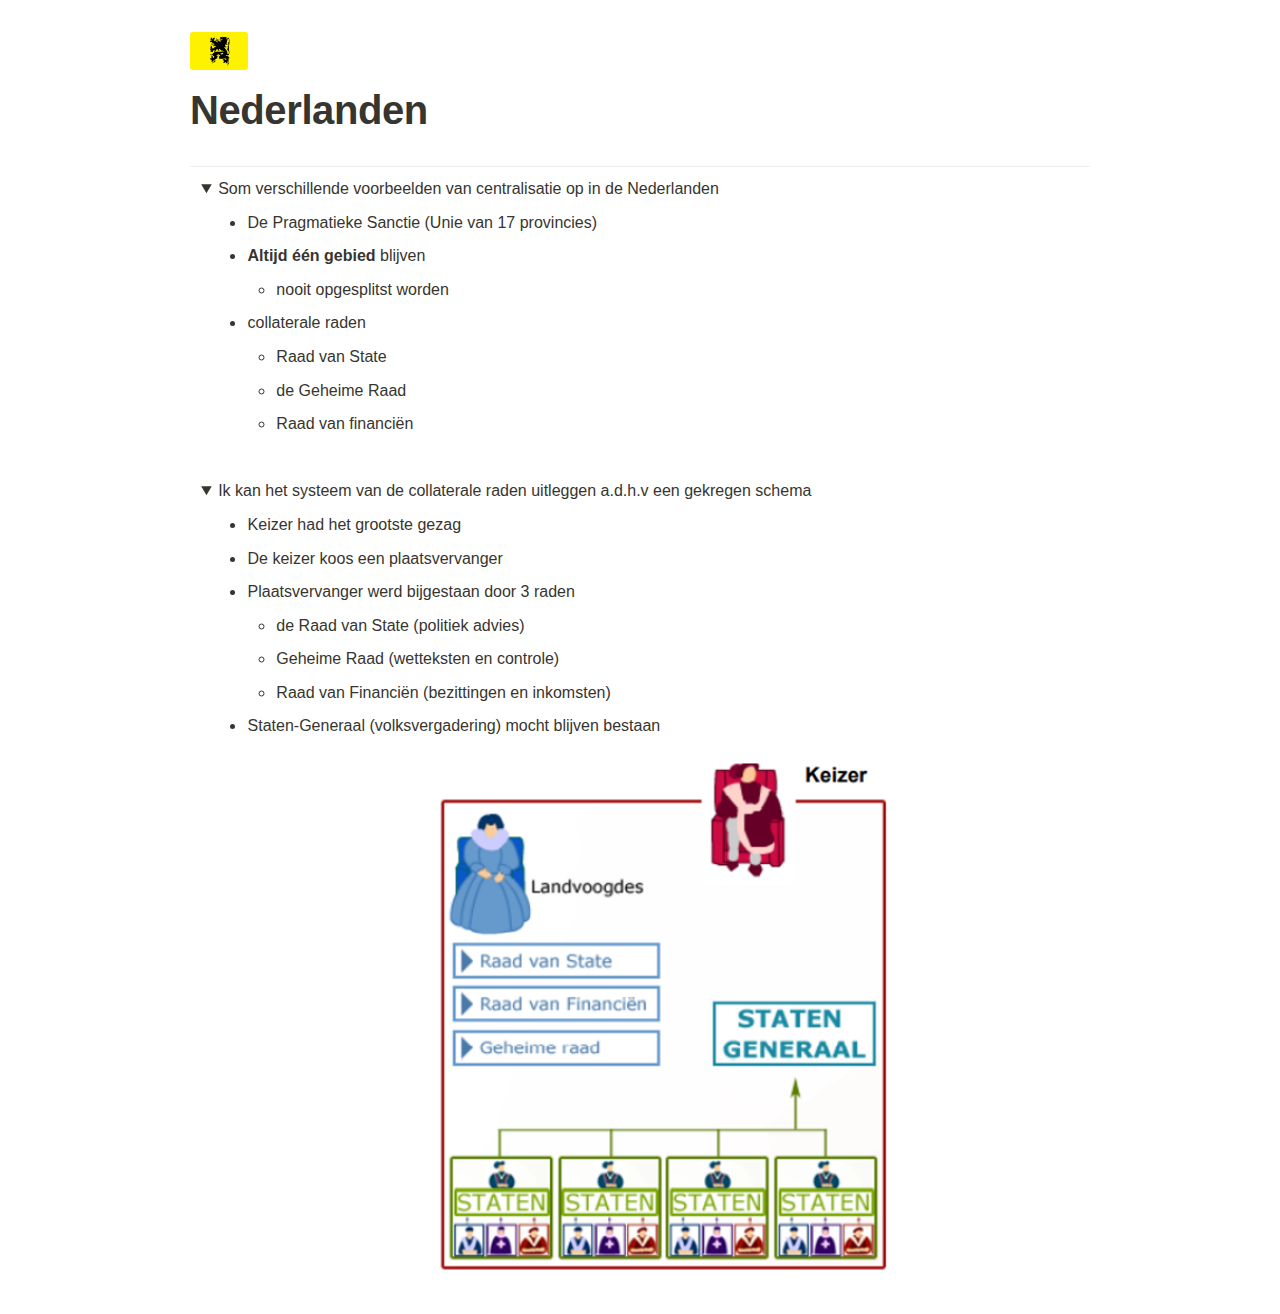
<file: Geschiedenis/Nederlanden 36449ff1428e4dc9916bd860d6a68a3e.html>
<html><head><meta http-equiv="Content-Type" content="text/html; charset=utf-8"/><title>Nederlanden</title><style>
/* cspell:disable-file */
/* webkit printing magic: print all background colors */
html {
	-webkit-print-color-adjust: exact;
}
* {
	box-sizing: border-box;
	-webkit-print-color-adjust: exact;
}

html,
body {
	margin: 0;
	padding: 0;
}
@media only screen {
	body {
		margin: 2em auto;
		max-width: 900px;
		color: rgb(55, 53, 47);
	}
}

body {
	line-height: 1.5;
	white-space: pre-wrap;
}

a,
a.visited {
	color: inherit;
	text-decoration: underline;
}

.pdf-relative-link-path {
	font-size: 80%;
	color: #444;
}

h1,
h2,
h3 {
	letter-spacing: -0.01em;
	line-height: 1.2;
	font-weight: 600;
	margin-bottom: 0;
}

.page-title {
	font-size: 2.5rem;
	font-weight: 700;
	margin-top: 0;
	margin-bottom: 0.75em;
}

h1 {
	font-size: 1.875rem;
	margin-top: 1.875rem;
}

h2 {
	font-size: 1.5rem;
	margin-top: 1.5rem;
}

h3 {
	font-size: 1.25rem;
	margin-top: 1.25rem;
}

.source {
	border: 1px solid #ddd;
	border-radius: 3px;
	padding: 1.5em;
	word-break: break-all;
}

.callout {
	border-radius: 3px;
	padding: 1rem;
}

figure {
	margin: 1.25em 0;
	page-break-inside: avoid;
}

figcaption {
	opacity: 0.5;
	font-size: 85%;
	margin-top: 0.5em;
}

mark {
	background-color: transparent;
}

.indented {
	padding-left: 1.5em;
}

hr {
	background: transparent;
	display: block;
	width: 100%;
	height: 1px;
	visibility: visible;
	border: none;
	border-bottom: 1px solid rgba(55, 53, 47, 0.09);
}

img {
	max-width: 100%;
}

@media only print {
	img {
		max-height: 100vh;
		object-fit: contain;
	}
}

@page {
	margin: 1in;
}

.collection-content {
	font-size: 0.875rem;
}

.column-list {
	display: flex;
	justify-content: space-between;
}

.column {
	padding: 0 1em;
}

.column:first-child {
	padding-left: 0;
}

.column:last-child {
	padding-right: 0;
}

.table_of_contents-item {
	display: block;
	font-size: 0.875rem;
	line-height: 1.3;
	padding: 0.125rem;
}

.table_of_contents-indent-1 {
	margin-left: 1.5rem;
}

.table_of_contents-indent-2 {
	margin-left: 3rem;
}

.table_of_contents-indent-3 {
	margin-left: 4.5rem;
}

.table_of_contents-link {
	text-decoration: none;
	opacity: 0.7;
	border-bottom: 1px solid rgba(55, 53, 47, 0.18);
}

table,
th,
td {
	border: 1px solid rgba(55, 53, 47, 0.09);
	border-collapse: collapse;
}

table {
	border-left: none;
	border-right: none;
}

th,
td {
	font-weight: normal;
	padding: 0.25em 0.5em;
	line-height: 1.5;
	min-height: 1.5em;
	text-align: left;
}

th {
	color: rgba(55, 53, 47, 0.6);
}

ol,
ul {
	margin: 0;
	margin-block-start: 0.6em;
	margin-block-end: 0.6em;
}

li > ol:first-child,
li > ul:first-child {
	margin-block-start: 0.6em;
}

ul > li {
	list-style: disc;
}

ul.to-do-list {
	padding-inline-start: 0;
}

ul.to-do-list > li {
	list-style: none;
}

.to-do-children-checked {
	text-decoration: line-through;
	opacity: 0.375;
}

ul.toggle > li {
	list-style: none;
}

ul {
	padding-inline-start: 1.7em;
}

ul > li {
	padding-left: 0.1em;
}

ol {
	padding-inline-start: 1.6em;
}

ol > li {
	padding-left: 0.2em;
}

.mono ol {
	padding-inline-start: 2em;
}

.mono ol > li {
	text-indent: -0.4em;
}

.toggle {
	padding-inline-start: 0em;
	list-style-type: none;
}

/* Indent toggle children */
.toggle > li > details {
	padding-left: 1.7em;
}

.toggle > li > details > summary {
	margin-left: -1.1em;
}

.selected-value {
	display: inline-block;
	padding: 0 0.5em;
	background: rgba(206, 205, 202, 0.5);
	border-radius: 3px;
	margin-right: 0.5em;
	margin-top: 0.3em;
	margin-bottom: 0.3em;
	white-space: nowrap;
}

.collection-title {
	display: inline-block;
	margin-right: 1em;
}

.page-description {
    margin-bottom: 2em;
}

.simple-table {
	margin-top: 1em;
	font-size: 0.875rem;
	empty-cells: show;
}
.simple-table td {
	height: 29px;
	min-width: 120px;
}

.simple-table th {
	height: 29px;
	min-width: 120px;
}

.simple-table-header-color {
	background: rgb(247, 246, 243);
	color: black;
}
.simple-table-header {
	font-weight: 500;
}

time {
	opacity: 0.5;
}

.icon {
	display: inline-block;
	max-width: 1.2em;
	max-height: 1.2em;
	text-decoration: none;
	vertical-align: text-bottom;
	margin-right: 0.5em;
}

img.icon {
	border-radius: 3px;
}

.user-icon {
	width: 1.5em;
	height: 1.5em;
	border-radius: 100%;
	margin-right: 0.5rem;
}

.user-icon-inner {
	font-size: 0.8em;
}

.text-icon {
	border: 1px solid #000;
	text-align: center;
}

.page-cover-image {
	display: block;
	object-fit: cover;
	width: 100%;
	max-height: 30vh;
}

.page-header-icon {
	font-size: 3rem;
	margin-bottom: 1rem;
}

.page-header-icon-with-cover {
	margin-top: -0.72em;
	margin-left: 0.07em;
}

.page-header-icon img {
	border-radius: 3px;
}

.link-to-page {
	margin: 1em 0;
	padding: 0;
	border: none;
	font-weight: 500;
}

p > .user {
	opacity: 0.5;
}

td > .user,
td > time {
	white-space: nowrap;
}

input[type="checkbox"] {
	transform: scale(1.5);
	margin-right: 0.6em;
	vertical-align: middle;
}

p {
	margin-top: 0.5em;
	margin-bottom: 0.5em;
}

.image {
	border: none;
	margin: 1.5em 0;
	padding: 0;
	border-radius: 0;
	text-align: center;
}

.code,
code {
	background: rgba(135, 131, 120, 0.15);
	border-radius: 3px;
	padding: 0.2em 0.4em;
	border-radius: 3px;
	font-size: 85%;
	tab-size: 2;
}

code {
	color: #eb5757;
}

.code {
	padding: 1.5em 1em;
}

.code-wrap {
	white-space: pre-wrap;
	word-break: break-all;
}

.code > code {
	background: none;
	padding: 0;
	font-size: 100%;
	color: inherit;
}

blockquote {
	font-size: 1.25em;
	margin: 1em 0;
	padding-left: 1em;
	border-left: 3px solid rgb(55, 53, 47);
}

.bookmark {
	text-decoration: none;
	max-height: 8em;
	padding: 0;
	display: flex;
	width: 100%;
	align-items: stretch;
}

.bookmark-title {
	font-size: 0.85em;
	overflow: hidden;
	text-overflow: ellipsis;
	height: 1.75em;
	white-space: nowrap;
}

.bookmark-text {
	display: flex;
	flex-direction: column;
}

.bookmark-info {
	flex: 4 1 180px;
	padding: 12px 14px 14px;
	display: flex;
	flex-direction: column;
	justify-content: space-between;
}

.bookmark-image {
	width: 33%;
	flex: 1 1 180px;
	display: block;
	position: relative;
	object-fit: cover;
	border-radius: 1px;
}

.bookmark-description {
	color: rgba(55, 53, 47, 0.6);
	font-size: 0.75em;
	overflow: hidden;
	max-height: 4.5em;
	word-break: break-word;
}

.bookmark-href {
	font-size: 0.75em;
	margin-top: 0.25em;
}

.sans { font-family: ui-sans-serif, -apple-system, BlinkMacSystemFont, "Segoe UI", Helvetica, "Apple Color Emoji", Arial, sans-serif, "Segoe UI Emoji", "Segoe UI Symbol"; }
.code { font-family: "SFMono-Regular", Menlo, Consolas, "PT Mono", "Liberation Mono", Courier, monospace; }
.serif { font-family: Lyon-Text, Georgia, ui-serif, serif; }
.mono { font-family: iawriter-mono, Nitti, Menlo, Courier, monospace; }
.pdf .sans { font-family: Inter, ui-sans-serif, -apple-system, BlinkMacSystemFont, "Segoe UI", Helvetica, "Apple Color Emoji", Arial, sans-serif, "Segoe UI Emoji", "Segoe UI Symbol", 'Twemoji', 'Noto Color Emoji', 'Noto Sans CJK JP'; }
.pdf:lang(zh-CN) .sans { font-family: Inter, ui-sans-serif, -apple-system, BlinkMacSystemFont, "Segoe UI", Helvetica, "Apple Color Emoji", Arial, sans-serif, "Segoe UI Emoji", "Segoe UI Symbol", 'Twemoji', 'Noto Color Emoji', 'Noto Sans CJK SC'; }
.pdf:lang(zh-TW) .sans { font-family: Inter, ui-sans-serif, -apple-system, BlinkMacSystemFont, "Segoe UI", Helvetica, "Apple Color Emoji", Arial, sans-serif, "Segoe UI Emoji", "Segoe UI Symbol", 'Twemoji', 'Noto Color Emoji', 'Noto Sans CJK TC'; }
.pdf:lang(ko-KR) .sans { font-family: Inter, ui-sans-serif, -apple-system, BlinkMacSystemFont, "Segoe UI", Helvetica, "Apple Color Emoji", Arial, sans-serif, "Segoe UI Emoji", "Segoe UI Symbol", 'Twemoji', 'Noto Color Emoji', 'Noto Sans CJK KR'; }
.pdf .code { font-family: Source Code Pro, "SFMono-Regular", Menlo, Consolas, "PT Mono", "Liberation Mono", Courier, monospace, 'Twemoji', 'Noto Color Emoji', 'Noto Sans Mono CJK JP'; }
.pdf:lang(zh-CN) .code { font-family: Source Code Pro, "SFMono-Regular", Menlo, Consolas, "PT Mono", "Liberation Mono", Courier, monospace, 'Twemoji', 'Noto Color Emoji', 'Noto Sans Mono CJK SC'; }
.pdf:lang(zh-TW) .code { font-family: Source Code Pro, "SFMono-Regular", Menlo, Consolas, "PT Mono", "Liberation Mono", Courier, monospace, 'Twemoji', 'Noto Color Emoji', 'Noto Sans Mono CJK TC'; }
.pdf:lang(ko-KR) .code { font-family: Source Code Pro, "SFMono-Regular", Menlo, Consolas, "PT Mono", "Liberation Mono", Courier, monospace, 'Twemoji', 'Noto Color Emoji', 'Noto Sans Mono CJK KR'; }
.pdf .serif { font-family: PT Serif, Lyon-Text, Georgia, ui-serif, serif, 'Twemoji', 'Noto Color Emoji', 'Noto Serif CJK JP'; }
.pdf:lang(zh-CN) .serif { font-family: PT Serif, Lyon-Text, Georgia, ui-serif, serif, 'Twemoji', 'Noto Color Emoji', 'Noto Serif CJK SC'; }
.pdf:lang(zh-TW) .serif { font-family: PT Serif, Lyon-Text, Georgia, ui-serif, serif, 'Twemoji', 'Noto Color Emoji', 'Noto Serif CJK TC'; }
.pdf:lang(ko-KR) .serif { font-family: PT Serif, Lyon-Text, Georgia, ui-serif, serif, 'Twemoji', 'Noto Color Emoji', 'Noto Serif CJK KR'; }
.pdf .mono { font-family: PT Mono, iawriter-mono, Nitti, Menlo, Courier, monospace, 'Twemoji', 'Noto Color Emoji', 'Noto Sans Mono CJK JP'; }
.pdf:lang(zh-CN) .mono { font-family: PT Mono, iawriter-mono, Nitti, Menlo, Courier, monospace, 'Twemoji', 'Noto Color Emoji', 'Noto Sans Mono CJK SC'; }
.pdf:lang(zh-TW) .mono { font-family: PT Mono, iawriter-mono, Nitti, Menlo, Courier, monospace, 'Twemoji', 'Noto Color Emoji', 'Noto Sans Mono CJK TC'; }
.pdf:lang(ko-KR) .mono { font-family: PT Mono, iawriter-mono, Nitti, Menlo, Courier, monospace, 'Twemoji', 'Noto Color Emoji', 'Noto Sans Mono CJK KR'; }
.highlight-default {
	color: rgba(55, 53, 47, 1);
}
.highlight-gray {
	color: rgba(120, 119, 116, 1);
	fill: rgba(120, 119, 116, 1);
}
.highlight-brown {
	color: rgba(159, 107, 83, 1);
	fill: rgba(159, 107, 83, 1);
}
.highlight-orange {
	color: rgba(217, 115, 13, 1);
	fill: rgba(217, 115, 13, 1);
}
.highlight-yellow {
	color: rgba(203, 145, 47, 1);
	fill: rgba(203, 145, 47, 1);
}
.highlight-teal {
	color: rgba(68, 131, 97, 1);
	fill: rgba(68, 131, 97, 1);
}
.highlight-blue {
	color: rgba(51, 126, 169, 1);
	fill: rgba(51, 126, 169, 1);
}
.highlight-purple {
	color: rgba(144, 101, 176, 1);
	fill: rgba(144, 101, 176, 1);
}
.highlight-pink {
	color: rgba(193, 76, 138, 1);
	fill: rgba(193, 76, 138, 1);
}
.highlight-red {
	color: rgba(212, 76, 71, 1);
	fill: rgba(212, 76, 71, 1);
}
.highlight-gray_background {
	background: rgba(241, 241, 239, 1);
}
.highlight-brown_background {
	background: rgba(244, 238, 238, 1);
}
.highlight-orange_background {
	background: rgba(251, 236, 221, 1);
}
.highlight-yellow_background {
	background: rgba(251, 243, 219, 1);
}
.highlight-teal_background {
	background: rgba(237, 243, 236, 1);
}
.highlight-blue_background {
	background: rgba(231, 243, 248, 1);
}
.highlight-purple_background {
	background: rgba(244, 240, 247, 0.8);
}
.highlight-pink_background {
	background: rgba(249, 238, 243, 0.8);
}
.highlight-red_background {
	background: rgba(253, 235, 236, 1);
}
.block-color-default {
	color: inherit;
	fill: inherit;
}
.block-color-gray {
	color: rgba(120, 119, 116, 1);
	fill: rgba(120, 119, 116, 1);
}
.block-color-brown {
	color: rgba(159, 107, 83, 1);
	fill: rgba(159, 107, 83, 1);
}
.block-color-orange {
	color: rgba(217, 115, 13, 1);
	fill: rgba(217, 115, 13, 1);
}
.block-color-yellow {
	color: rgba(203, 145, 47, 1);
	fill: rgba(203, 145, 47, 1);
}
.block-color-teal {
	color: rgba(68, 131, 97, 1);
	fill: rgba(68, 131, 97, 1);
}
.block-color-blue {
	color: rgba(51, 126, 169, 1);
	fill: rgba(51, 126, 169, 1);
}
.block-color-purple {
	color: rgba(144, 101, 176, 1);
	fill: rgba(144, 101, 176, 1);
}
.block-color-pink {
	color: rgba(193, 76, 138, 1);
	fill: rgba(193, 76, 138, 1);
}
.block-color-red {
	color: rgba(212, 76, 71, 1);
	fill: rgba(212, 76, 71, 1);
}
.block-color-gray_background {
	background: rgba(241, 241, 239, 1);
}
.block-color-brown_background {
	background: rgba(244, 238, 238, 1);
}
.block-color-orange_background {
	background: rgba(251, 236, 221, 1);
}
.block-color-yellow_background {
	background: rgba(251, 243, 219, 1);
}
.block-color-teal_background {
	background: rgba(237, 243, 236, 1);
}
.block-color-blue_background {
	background: rgba(231, 243, 248, 1);
}
.block-color-purple_background {
	background: rgba(244, 240, 247, 0.8);
}
.block-color-pink_background {
	background: rgba(249, 238, 243, 0.8);
}
.block-color-red_background {
	background: rgba(253, 235, 236, 1);
}
.select-value-color-uiBlue { background-color: rgba(35, 131, 226, .07); }
.select-value-color-pink { background-color: rgba(245, 224, 233, 1); }
.select-value-color-purple { background-color: rgba(232, 222, 238, 1); }
.select-value-color-green { background-color: rgba(219, 237, 219, 1); }
.select-value-color-gray { background-color: rgba(227, 226, 224, 1); }
.select-value-color-transparentGray { background-color: rgba(227, 226, 224, 0); }
.select-value-color-translucentGray { background-color: rgba(255, 255, 255, 0.0375); }
.select-value-color-orange { background-color: rgba(250, 222, 201, 1); }
.select-value-color-brown { background-color: rgba(238, 224, 218, 1); }
.select-value-color-red { background-color: rgba(255, 226, 221, 1); }
.select-value-color-yellow { background-color: rgba(253, 236, 200, 1); }
.select-value-color-blue { background-color: rgba(211, 229, 239, 1); }
.select-value-color-pageGlass { background-color: undefined; }
.select-value-color-washGlass { background-color: undefined; }

.checkbox {
	display: inline-flex;
	vertical-align: text-bottom;
	width: 16;
	height: 16;
	background-size: 16px;
	margin-left: 2px;
	margin-right: 5px;
}

.checkbox-on {
	background-image: url("data:image/svg+xml;charset=UTF-8,%3Csvg%20width%3D%2216%22%20height%3D%2216%22%20viewBox%3D%220%200%2016%2016%22%20fill%3D%22none%22%20xmlns%3D%22http%3A%2F%2Fwww.w3.org%2F2000%2Fsvg%22%3E%0A%3Crect%20width%3D%2216%22%20height%3D%2216%22%20fill%3D%22%2358A9D7%22%2F%3E%0A%3Cpath%20d%3D%22M6.71429%2012.2852L14%204.9995L12.7143%203.71436L6.71429%209.71378L3.28571%206.2831L2%207.57092L6.71429%2012.2852Z%22%20fill%3D%22white%22%2F%3E%0A%3C%2Fsvg%3E");
}

.checkbox-off {
	background-image: url("data:image/svg+xml;charset=UTF-8,%3Csvg%20width%3D%2216%22%20height%3D%2216%22%20viewBox%3D%220%200%2016%2016%22%20fill%3D%22none%22%20xmlns%3D%22http%3A%2F%2Fwww.w3.org%2F2000%2Fsvg%22%3E%0A%3Crect%20x%3D%220.75%22%20y%3D%220.75%22%20width%3D%2214.5%22%20height%3D%2214.5%22%20fill%3D%22white%22%20stroke%3D%22%2336352F%22%20stroke-width%3D%221.5%22%2F%3E%0A%3C%2Fsvg%3E");
}
	
</style></head><body><article id="36449ff1-428e-4dc9-916b-d860d6a68a3e" class="page sans"><header><div class="page-header-icon undefined"><img class="icon" src="VlaamseStrijdvlag.svg.png"/></div><h1 class="page-title">Nederlanden</h1><p class="page-description"></p></header><div class="page-body"><hr id="d8ab7b8d-b9d5-42b5-a4be-970f4483bb06"/><ul id="bfd70fa6-0bc8-4736-9c7d-6baa7d2b9cf6" class="toggle"><li><details open=""><summary>Som verschillende voorbeelden van centralisatie op in de Nederlanden</summary><ul id="defd2bde-c6f7-48c9-bcf3-408d86fc9796" class="bulleted-list"><li style="list-style-type:disc">De Pragmatieke Sanctie (Unie van 17 provincies)</li></ul><ul id="a0798b19-b828-4ce0-8718-5f3f737c78f3" class="bulleted-list"><li style="list-style-type:disc"><strong>Altijd één gebied</strong> blijven<ul id="aea59913-a956-4bb0-b275-1f15bedb5011" class="bulleted-list"><li style="list-style-type:circle">nooit opgesplitst worden</li></ul></li></ul><ul id="a596b66d-8497-43dd-b683-de0bdbdf7fce" class="bulleted-list"><li style="list-style-type:disc">collaterale raden<ul id="66041f48-81b5-48c1-9094-c078d63dc704" class="bulleted-list"><li style="list-style-type:circle">Raad van State</li></ul><ul id="3539d266-5ca0-45b8-87e9-0e4e72c8c465" class="bulleted-list"><li style="list-style-type:circle">de Geheime Raad</li></ul><ul id="76ba907c-4cf3-4d4b-85a1-772a8db58818" class="bulleted-list"><li style="list-style-type:circle">Raad van financiën</li></ul></li></ul><p id="ad4f8795-eb06-4e49-b6c7-4d008b216e60" class="">
</p></details></li></ul><ul id="dbd47123-af21-4df6-98f1-caf06c7db192" class="toggle"><li><details open=""><summary>Ik kan het systeem van de collaterale raden uitleggen a.d.h.v een gekregen schema</summary><ul id="8ea5ce51-b547-46c3-82db-b37977a96de3" class="bulleted-list"><li style="list-style-type:disc">Keizer had het grootste gezag</li></ul><ul id="9d10bf12-ac84-4dd3-8f48-8d6a68c3e5a3" class="bulleted-list"><li style="list-style-type:disc">De keizer koos een plaatsvervanger</li></ul><ul id="2323b2ec-08d5-4b82-b4ff-7b274de1065b" class="bulleted-list"><li style="list-style-type:disc">Plaatsvervanger werd bijgestaan door 3 raden<ul id="aef02371-cec0-48f9-86bb-0c8e76ec3bae" class="bulleted-list"><li style="list-style-type:circle">de Raad van State (politiek advies)</li></ul><ul id="5f406fee-fece-485a-bdb4-10cf869b31d1" class="bulleted-list"><li style="list-style-type:circle">Geheime Raad (wetteksten en controle)</li></ul><ul id="34e39d9b-616f-4ce0-af78-d7206f8d3d17" class="bulleted-list"><li style="list-style-type:circle">Raad van Financiën (bezittingen en inkomsten)</li></ul></li></ul><ul id="fd1ed959-586b-4dd4-959a-fa92e1b83800" class="bulleted-list"><li style="list-style-type:disc">Staten-Generaal (volksvergadering) mocht blijven bestaan</li></ul><figure id="8127664b-a43c-4339-ac6c-3954941f7338" class="image"><a href="Untitled%204.png"><img style="width:501px" src="Untitled%204.png"/></a></figure></details></li></ul></div></article><span class="sans" style="font-size:14px;padding-top:2em"></span></body></html>
</file>
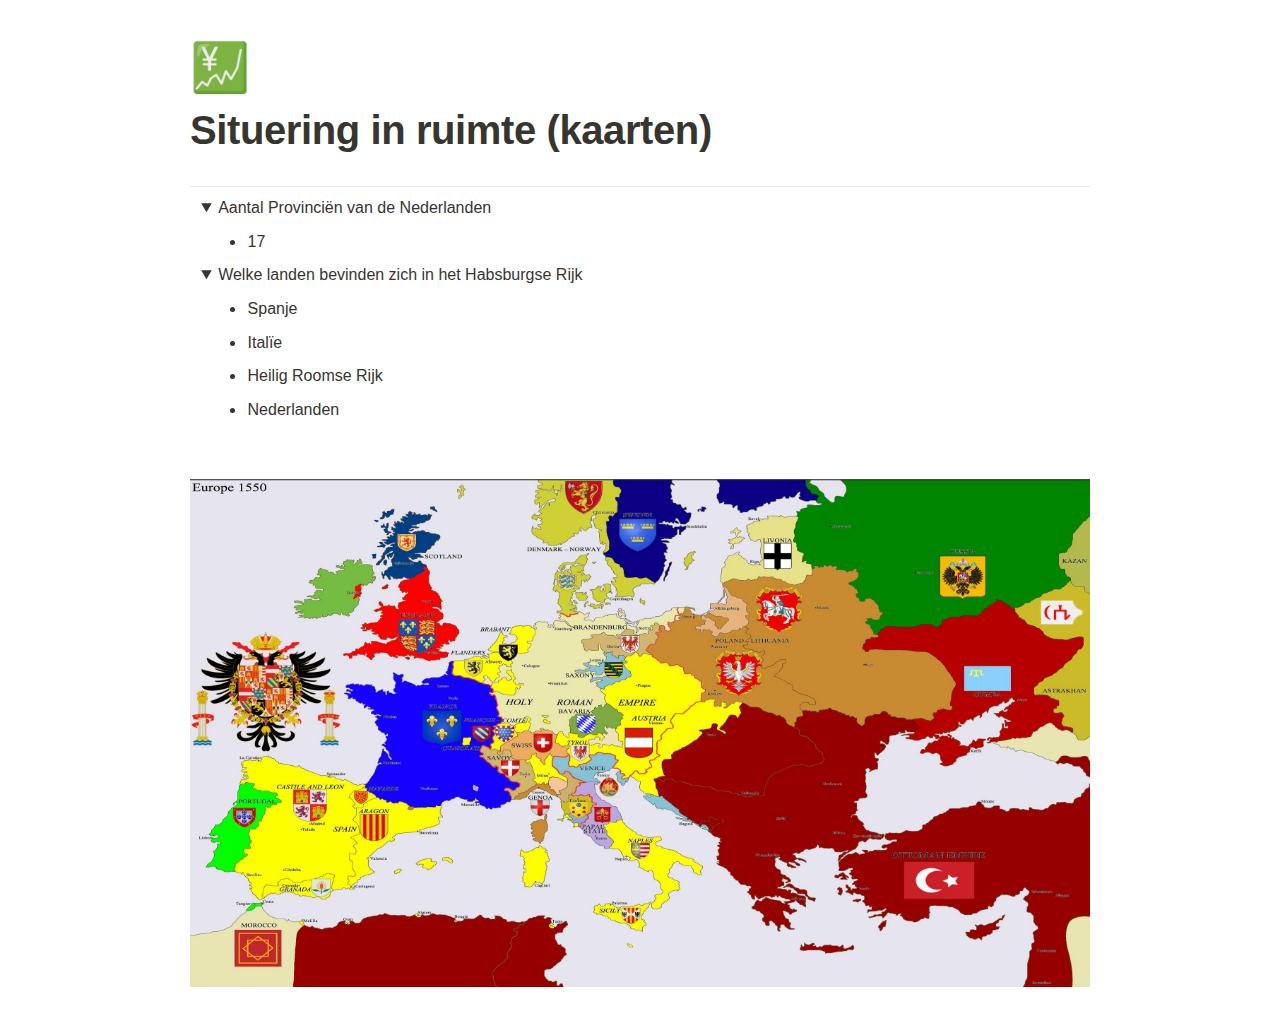
<file: Geschiedenis/Situering in ruimte (kaarten) 3176bcde3ced435ea72a195ea1f3f64a.html>
<html><head><meta http-equiv="Content-Type" content="text/html; charset=utf-8"/><title>Situering in ruimte (kaarten)</title><style>
/* cspell:disable-file */
/* webkit printing magic: print all background colors */
html {
	-webkit-print-color-adjust: exact;
}
* {
	box-sizing: border-box;
	-webkit-print-color-adjust: exact;
}

html,
body {
	margin: 0;
	padding: 0;
}
@media only screen {
	body {
		margin: 2em auto;
		max-width: 900px;
		color: rgb(55, 53, 47);
	}
}

body {
	line-height: 1.5;
	white-space: pre-wrap;
}

a,
a.visited {
	color: inherit;
	text-decoration: underline;
}

.pdf-relative-link-path {
	font-size: 80%;
	color: #444;
}

h1,
h2,
h3 {
	letter-spacing: -0.01em;
	line-height: 1.2;
	font-weight: 600;
	margin-bottom: 0;
}

.page-title {
	font-size: 2.5rem;
	font-weight: 700;
	margin-top: 0;
	margin-bottom: 0.75em;
}

h1 {
	font-size: 1.875rem;
	margin-top: 1.875rem;
}

h2 {
	font-size: 1.5rem;
	margin-top: 1.5rem;
}

h3 {
	font-size: 1.25rem;
	margin-top: 1.25rem;
}

.source {
	border: 1px solid #ddd;
	border-radius: 3px;
	padding: 1.5em;
	word-break: break-all;
}

.callout {
	border-radius: 3px;
	padding: 1rem;
}

figure {
	margin: 1.25em 0;
	page-break-inside: avoid;
}

figcaption {
	opacity: 0.5;
	font-size: 85%;
	margin-top: 0.5em;
}

mark {
	background-color: transparent;
}

.indented {
	padding-left: 1.5em;
}

hr {
	background: transparent;
	display: block;
	width: 100%;
	height: 1px;
	visibility: visible;
	border: none;
	border-bottom: 1px solid rgba(55, 53, 47, 0.09);
}

img {
	max-width: 100%;
}

@media only print {
	img {
		max-height: 100vh;
		object-fit: contain;
	}
}

@page {
	margin: 1in;
}

.collection-content {
	font-size: 0.875rem;
}

.column-list {
	display: flex;
	justify-content: space-between;
}

.column {
	padding: 0 1em;
}

.column:first-child {
	padding-left: 0;
}

.column:last-child {
	padding-right: 0;
}

.table_of_contents-item {
	display: block;
	font-size: 0.875rem;
	line-height: 1.3;
	padding: 0.125rem;
}

.table_of_contents-indent-1 {
	margin-left: 1.5rem;
}

.table_of_contents-indent-2 {
	margin-left: 3rem;
}

.table_of_contents-indent-3 {
	margin-left: 4.5rem;
}

.table_of_contents-link {
	text-decoration: none;
	opacity: 0.7;
	border-bottom: 1px solid rgba(55, 53, 47, 0.18);
}

table,
th,
td {
	border: 1px solid rgba(55, 53, 47, 0.09);
	border-collapse: collapse;
}

table {
	border-left: none;
	border-right: none;
}

th,
td {
	font-weight: normal;
	padding: 0.25em 0.5em;
	line-height: 1.5;
	min-height: 1.5em;
	text-align: left;
}

th {
	color: rgba(55, 53, 47, 0.6);
}

ol,
ul {
	margin: 0;
	margin-block-start: 0.6em;
	margin-block-end: 0.6em;
}

li > ol:first-child,
li > ul:first-child {
	margin-block-start: 0.6em;
}

ul > li {
	list-style: disc;
}

ul.to-do-list {
	padding-inline-start: 0;
}

ul.to-do-list > li {
	list-style: none;
}

.to-do-children-checked {
	text-decoration: line-through;
	opacity: 0.375;
}

ul.toggle > li {
	list-style: none;
}

ul {
	padding-inline-start: 1.7em;
}

ul > li {
	padding-left: 0.1em;
}

ol {
	padding-inline-start: 1.6em;
}

ol > li {
	padding-left: 0.2em;
}

.mono ol {
	padding-inline-start: 2em;
}

.mono ol > li {
	text-indent: -0.4em;
}

.toggle {
	padding-inline-start: 0em;
	list-style-type: none;
}

/* Indent toggle children */
.toggle > li > details {
	padding-left: 1.7em;
}

.toggle > li > details > summary {
	margin-left: -1.1em;
}

.selected-value {
	display: inline-block;
	padding: 0 0.5em;
	background: rgba(206, 205, 202, 0.5);
	border-radius: 3px;
	margin-right: 0.5em;
	margin-top: 0.3em;
	margin-bottom: 0.3em;
	white-space: nowrap;
}

.collection-title {
	display: inline-block;
	margin-right: 1em;
}

.page-description {
    margin-bottom: 2em;
}

.simple-table {
	margin-top: 1em;
	font-size: 0.875rem;
	empty-cells: show;
}
.simple-table td {
	height: 29px;
	min-width: 120px;
}

.simple-table th {
	height: 29px;
	min-width: 120px;
}

.simple-table-header-color {
	background: rgb(247, 246, 243);
	color: black;
}
.simple-table-header {
	font-weight: 500;
}

time {
	opacity: 0.5;
}

.icon {
	display: inline-block;
	max-width: 1.2em;
	max-height: 1.2em;
	text-decoration: none;
	vertical-align: text-bottom;
	margin-right: 0.5em;
}

img.icon {
	border-radius: 3px;
}

.user-icon {
	width: 1.5em;
	height: 1.5em;
	border-radius: 100%;
	margin-right: 0.5rem;
}

.user-icon-inner {
	font-size: 0.8em;
}

.text-icon {
	border: 1px solid #000;
	text-align: center;
}

.page-cover-image {
	display: block;
	object-fit: cover;
	width: 100%;
	max-height: 30vh;
}

.page-header-icon {
	font-size: 3rem;
	margin-bottom: 1rem;
}

.page-header-icon-with-cover {
	margin-top: -0.72em;
	margin-left: 0.07em;
}

.page-header-icon img {
	border-radius: 3px;
}

.link-to-page {
	margin: 1em 0;
	padding: 0;
	border: none;
	font-weight: 500;
}

p > .user {
	opacity: 0.5;
}

td > .user,
td > time {
	white-space: nowrap;
}

input[type="checkbox"] {
	transform: scale(1.5);
	margin-right: 0.6em;
	vertical-align: middle;
}

p {
	margin-top: 0.5em;
	margin-bottom: 0.5em;
}

.image {
	border: none;
	margin: 1.5em 0;
	padding: 0;
	border-radius: 0;
	text-align: center;
}

.code,
code {
	background: rgba(135, 131, 120, 0.15);
	border-radius: 3px;
	padding: 0.2em 0.4em;
	border-radius: 3px;
	font-size: 85%;
	tab-size: 2;
}

code {
	color: #eb5757;
}

.code {
	padding: 1.5em 1em;
}

.code-wrap {
	white-space: pre-wrap;
	word-break: break-all;
}

.code > code {
	background: none;
	padding: 0;
	font-size: 100%;
	color: inherit;
}

blockquote {
	font-size: 1.25em;
	margin: 1em 0;
	padding-left: 1em;
	border-left: 3px solid rgb(55, 53, 47);
}

.bookmark {
	text-decoration: none;
	max-height: 8em;
	padding: 0;
	display: flex;
	width: 100%;
	align-items: stretch;
}

.bookmark-title {
	font-size: 0.85em;
	overflow: hidden;
	text-overflow: ellipsis;
	height: 1.75em;
	white-space: nowrap;
}

.bookmark-text {
	display: flex;
	flex-direction: column;
}

.bookmark-info {
	flex: 4 1 180px;
	padding: 12px 14px 14px;
	display: flex;
	flex-direction: column;
	justify-content: space-between;
}

.bookmark-image {
	width: 33%;
	flex: 1 1 180px;
	display: block;
	position: relative;
	object-fit: cover;
	border-radius: 1px;
}

.bookmark-description {
	color: rgba(55, 53, 47, 0.6);
	font-size: 0.75em;
	overflow: hidden;
	max-height: 4.5em;
	word-break: break-word;
}

.bookmark-href {
	font-size: 0.75em;
	margin-top: 0.25em;
}

.sans { font-family: ui-sans-serif, -apple-system, BlinkMacSystemFont, "Segoe UI", Helvetica, "Apple Color Emoji", Arial, sans-serif, "Segoe UI Emoji", "Segoe UI Symbol"; }
.code { font-family: "SFMono-Regular", Menlo, Consolas, "PT Mono", "Liberation Mono", Courier, monospace; }
.serif { font-family: Lyon-Text, Georgia, ui-serif, serif; }
.mono { font-family: iawriter-mono, Nitti, Menlo, Courier, monospace; }
.pdf .sans { font-family: Inter, ui-sans-serif, -apple-system, BlinkMacSystemFont, "Segoe UI", Helvetica, "Apple Color Emoji", Arial, sans-serif, "Segoe UI Emoji", "Segoe UI Symbol", 'Twemoji', 'Noto Color Emoji', 'Noto Sans CJK JP'; }
.pdf:lang(zh-CN) .sans { font-family: Inter, ui-sans-serif, -apple-system, BlinkMacSystemFont, "Segoe UI", Helvetica, "Apple Color Emoji", Arial, sans-serif, "Segoe UI Emoji", "Segoe UI Symbol", 'Twemoji', 'Noto Color Emoji', 'Noto Sans CJK SC'; }
.pdf:lang(zh-TW) .sans { font-family: Inter, ui-sans-serif, -apple-system, BlinkMacSystemFont, "Segoe UI", Helvetica, "Apple Color Emoji", Arial, sans-serif, "Segoe UI Emoji", "Segoe UI Symbol", 'Twemoji', 'Noto Color Emoji', 'Noto Sans CJK TC'; }
.pdf:lang(ko-KR) .sans { font-family: Inter, ui-sans-serif, -apple-system, BlinkMacSystemFont, "Segoe UI", Helvetica, "Apple Color Emoji", Arial, sans-serif, "Segoe UI Emoji", "Segoe UI Symbol", 'Twemoji', 'Noto Color Emoji', 'Noto Sans CJK KR'; }
.pdf .code { font-family: Source Code Pro, "SFMono-Regular", Menlo, Consolas, "PT Mono", "Liberation Mono", Courier, monospace, 'Twemoji', 'Noto Color Emoji', 'Noto Sans Mono CJK JP'; }
.pdf:lang(zh-CN) .code { font-family: Source Code Pro, "SFMono-Regular", Menlo, Consolas, "PT Mono", "Liberation Mono", Courier, monospace, 'Twemoji', 'Noto Color Emoji', 'Noto Sans Mono CJK SC'; }
.pdf:lang(zh-TW) .code { font-family: Source Code Pro, "SFMono-Regular", Menlo, Consolas, "PT Mono", "Liberation Mono", Courier, monospace, 'Twemoji', 'Noto Color Emoji', 'Noto Sans Mono CJK TC'; }
.pdf:lang(ko-KR) .code { font-family: Source Code Pro, "SFMono-Regular", Menlo, Consolas, "PT Mono", "Liberation Mono", Courier, monospace, 'Twemoji', 'Noto Color Emoji', 'Noto Sans Mono CJK KR'; }
.pdf .serif { font-family: PT Serif, Lyon-Text, Georgia, ui-serif, serif, 'Twemoji', 'Noto Color Emoji', 'Noto Serif CJK JP'; }
.pdf:lang(zh-CN) .serif { font-family: PT Serif, Lyon-Text, Georgia, ui-serif, serif, 'Twemoji', 'Noto Color Emoji', 'Noto Serif CJK SC'; }
.pdf:lang(zh-TW) .serif { font-family: PT Serif, Lyon-Text, Georgia, ui-serif, serif, 'Twemoji', 'Noto Color Emoji', 'Noto Serif CJK TC'; }
.pdf:lang(ko-KR) .serif { font-family: PT Serif, Lyon-Text, Georgia, ui-serif, serif, 'Twemoji', 'Noto Color Emoji', 'Noto Serif CJK KR'; }
.pdf .mono { font-family: PT Mono, iawriter-mono, Nitti, Menlo, Courier, monospace, 'Twemoji', 'Noto Color Emoji', 'Noto Sans Mono CJK JP'; }
.pdf:lang(zh-CN) .mono { font-family: PT Mono, iawriter-mono, Nitti, Menlo, Courier, monospace, 'Twemoji', 'Noto Color Emoji', 'Noto Sans Mono CJK SC'; }
.pdf:lang(zh-TW) .mono { font-family: PT Mono, iawriter-mono, Nitti, Menlo, Courier, monospace, 'Twemoji', 'Noto Color Emoji', 'Noto Sans Mono CJK TC'; }
.pdf:lang(ko-KR) .mono { font-family: PT Mono, iawriter-mono, Nitti, Menlo, Courier, monospace, 'Twemoji', 'Noto Color Emoji', 'Noto Sans Mono CJK KR'; }
.highlight-default {
	color: rgba(55, 53, 47, 1);
}
.highlight-gray {
	color: rgba(120, 119, 116, 1);
	fill: rgba(120, 119, 116, 1);
}
.highlight-brown {
	color: rgba(159, 107, 83, 1);
	fill: rgba(159, 107, 83, 1);
}
.highlight-orange {
	color: rgba(217, 115, 13, 1);
	fill: rgba(217, 115, 13, 1);
}
.highlight-yellow {
	color: rgba(203, 145, 47, 1);
	fill: rgba(203, 145, 47, 1);
}
.highlight-teal {
	color: rgba(68, 131, 97, 1);
	fill: rgba(68, 131, 97, 1);
}
.highlight-blue {
	color: rgba(51, 126, 169, 1);
	fill: rgba(51, 126, 169, 1);
}
.highlight-purple {
	color: rgba(144, 101, 176, 1);
	fill: rgba(144, 101, 176, 1);
}
.highlight-pink {
	color: rgba(193, 76, 138, 1);
	fill: rgba(193, 76, 138, 1);
}
.highlight-red {
	color: rgba(212, 76, 71, 1);
	fill: rgba(212, 76, 71, 1);
}
.highlight-gray_background {
	background: rgba(241, 241, 239, 1);
}
.highlight-brown_background {
	background: rgba(244, 238, 238, 1);
}
.highlight-orange_background {
	background: rgba(251, 236, 221, 1);
}
.highlight-yellow_background {
	background: rgba(251, 243, 219, 1);
}
.highlight-teal_background {
	background: rgba(237, 243, 236, 1);
}
.highlight-blue_background {
	background: rgba(231, 243, 248, 1);
}
.highlight-purple_background {
	background: rgba(244, 240, 247, 0.8);
}
.highlight-pink_background {
	background: rgba(249, 238, 243, 0.8);
}
.highlight-red_background {
	background: rgba(253, 235, 236, 1);
}
.block-color-default {
	color: inherit;
	fill: inherit;
}
.block-color-gray {
	color: rgba(120, 119, 116, 1);
	fill: rgba(120, 119, 116, 1);
}
.block-color-brown {
	color: rgba(159, 107, 83, 1);
	fill: rgba(159, 107, 83, 1);
}
.block-color-orange {
	color: rgba(217, 115, 13, 1);
	fill: rgba(217, 115, 13, 1);
}
.block-color-yellow {
	color: rgba(203, 145, 47, 1);
	fill: rgba(203, 145, 47, 1);
}
.block-color-teal {
	color: rgba(68, 131, 97, 1);
	fill: rgba(68, 131, 97, 1);
}
.block-color-blue {
	color: rgba(51, 126, 169, 1);
	fill: rgba(51, 126, 169, 1);
}
.block-color-purple {
	color: rgba(144, 101, 176, 1);
	fill: rgba(144, 101, 176, 1);
}
.block-color-pink {
	color: rgba(193, 76, 138, 1);
	fill: rgba(193, 76, 138, 1);
}
.block-color-red {
	color: rgba(212, 76, 71, 1);
	fill: rgba(212, 76, 71, 1);
}
.block-color-gray_background {
	background: rgba(241, 241, 239, 1);
}
.block-color-brown_background {
	background: rgba(244, 238, 238, 1);
}
.block-color-orange_background {
	background: rgba(251, 236, 221, 1);
}
.block-color-yellow_background {
	background: rgba(251, 243, 219, 1);
}
.block-color-teal_background {
	background: rgba(237, 243, 236, 1);
}
.block-color-blue_background {
	background: rgba(231, 243, 248, 1);
}
.block-color-purple_background {
	background: rgba(244, 240, 247, 0.8);
}
.block-color-pink_background {
	background: rgba(249, 238, 243, 0.8);
}
.block-color-red_background {
	background: rgba(253, 235, 236, 1);
}
.select-value-color-uiBlue { background-color: rgba(35, 131, 226, .07); }
.select-value-color-pink { background-color: rgba(245, 224, 233, 1); }
.select-value-color-purple { background-color: rgba(232, 222, 238, 1); }
.select-value-color-green { background-color: rgba(219, 237, 219, 1); }
.select-value-color-gray { background-color: rgba(227, 226, 224, 1); }
.select-value-color-transparentGray { background-color: rgba(227, 226, 224, 0); }
.select-value-color-translucentGray { background-color: rgba(255, 255, 255, 0.0375); }
.select-value-color-orange { background-color: rgba(250, 222, 201, 1); }
.select-value-color-brown { background-color: rgba(238, 224, 218, 1); }
.select-value-color-red { background-color: rgba(255, 226, 221, 1); }
.select-value-color-yellow { background-color: rgba(253, 236, 200, 1); }
.select-value-color-blue { background-color: rgba(211, 229, 239, 1); }
.select-value-color-pageGlass { background-color: undefined; }
.select-value-color-washGlass { background-color: undefined; }

.checkbox {
	display: inline-flex;
	vertical-align: text-bottom;
	width: 16;
	height: 16;
	background-size: 16px;
	margin-left: 2px;
	margin-right: 5px;
}

.checkbox-on {
	background-image: url("data:image/svg+xml;charset=UTF-8,%3Csvg%20width%3D%2216%22%20height%3D%2216%22%20viewBox%3D%220%200%2016%2016%22%20fill%3D%22none%22%20xmlns%3D%22http%3A%2F%2Fwww.w3.org%2F2000%2Fsvg%22%3E%0A%3Crect%20width%3D%2216%22%20height%3D%2216%22%20fill%3D%22%2358A9D7%22%2F%3E%0A%3Cpath%20d%3D%22M6.71429%2012.2852L14%204.9995L12.7143%203.71436L6.71429%209.71378L3.28571%206.2831L2%207.57092L6.71429%2012.2852Z%22%20fill%3D%22white%22%2F%3E%0A%3C%2Fsvg%3E");
}

.checkbox-off {
	background-image: url("data:image/svg+xml;charset=UTF-8,%3Csvg%20width%3D%2216%22%20height%3D%2216%22%20viewBox%3D%220%200%2016%2016%22%20fill%3D%22none%22%20xmlns%3D%22http%3A%2F%2Fwww.w3.org%2F2000%2Fsvg%22%3E%0A%3Crect%20x%3D%220.75%22%20y%3D%220.75%22%20width%3D%2214.5%22%20height%3D%2214.5%22%20fill%3D%22white%22%20stroke%3D%22%2336352F%22%20stroke-width%3D%221.5%22%2F%3E%0A%3C%2Fsvg%3E");
}
	
</style></head><body><article id="3176bcde-3ced-435e-a72a-195ea1f3f64a" class="page sans"><header><div class="page-header-icon undefined"><span class="icon">💹</span></div><h1 class="page-title">Situering in ruimte (kaarten)</h1><p class="page-description"></p></header><div class="page-body"><hr id="5690b5e8-9f0f-4e63-8711-a5bcf71b5dce"/><ul id="02c2418d-66b7-444d-b486-cb8382c97236" class="toggle"><li><details open=""><summary>Aantal Provinciën van de Nederlanden</summary><ul id="985aeef2-5e46-45d8-8f8d-ff4b989291a0" class="bulleted-list"><li style="list-style-type:disc">17</li></ul></details></li></ul><ul id="558b4ca2-0658-4d8c-ae98-534077d9e80d" class="toggle"><li><details open=""><summary>Welke landen bevinden zich in het Habsburgse Rijk  </summary><ul id="f92fc714-032f-49c7-9df4-e5a2eda68602" class="bulleted-list"><li style="list-style-type:disc">Spanje</li></ul><ul id="3aed9aa5-9a95-46cb-ba30-3f5e80469a39" class="bulleted-list"><li style="list-style-type:disc">Italïe</li></ul><ul id="5b384c06-a84f-4882-8e85-0232c8f337bb" class="bulleted-list"><li style="list-style-type:disc">Heilig Roomse Rijk</li></ul><ul id="8b5cde03-d25c-41bf-9b74-0b0dfaacbe04" class="bulleted-list"><li style="list-style-type:disc">Nederlanden</li></ul></details></li></ul><p id="6f8caeaa-fa6c-4062-a0cd-ff6d35ab3178" class="">
</p><figure id="3653e0b8-2bde-4328-aa46-1beb1d83c35e" class="image"><a href="Untitled%201.png"><img style="width:1274px" src="Untitled%201.png"/></a></figure></div></article><span class="sans" style="font-size:14px;padding-top:2em"></span></body></html>
</file>
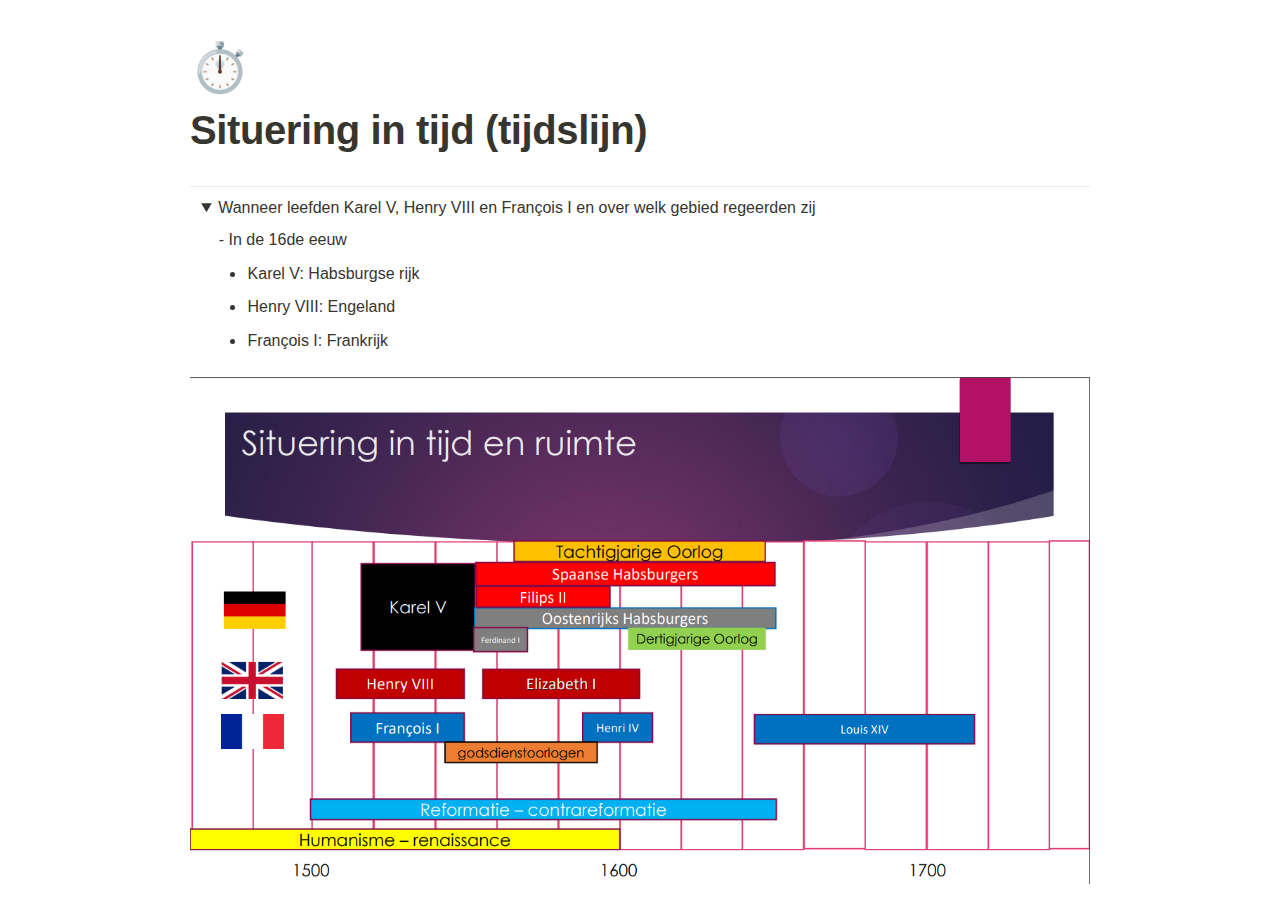
<file: Geschiedenis/Situering in tijd (tijdslijn) d61b193ebf0d4bf481db6fda7ede1c15.html>
<html><head><meta http-equiv="Content-Type" content="text/html; charset=utf-8"/><title>Situering in tijd (tijdslijn)</title><style>
/* cspell:disable-file */
/* webkit printing magic: print all background colors */
html {
	-webkit-print-color-adjust: exact;
}
* {
	box-sizing: border-box;
	-webkit-print-color-adjust: exact;
}

html,
body {
	margin: 0;
	padding: 0;
}
@media only screen {
	body {
		margin: 2em auto;
		max-width: 900px;
		color: rgb(55, 53, 47);
	}
}

body {
	line-height: 1.5;
	white-space: pre-wrap;
}

a,
a.visited {
	color: inherit;
	text-decoration: underline;
}

.pdf-relative-link-path {
	font-size: 80%;
	color: #444;
}

h1,
h2,
h3 {
	letter-spacing: -0.01em;
	line-height: 1.2;
	font-weight: 600;
	margin-bottom: 0;
}

.page-title {
	font-size: 2.5rem;
	font-weight: 700;
	margin-top: 0;
	margin-bottom: 0.75em;
}

h1 {
	font-size: 1.875rem;
	margin-top: 1.875rem;
}

h2 {
	font-size: 1.5rem;
	margin-top: 1.5rem;
}

h3 {
	font-size: 1.25rem;
	margin-top: 1.25rem;
}

.source {
	border: 1px solid #ddd;
	border-radius: 3px;
	padding: 1.5em;
	word-break: break-all;
}

.callout {
	border-radius: 3px;
	padding: 1rem;
}

figure {
	margin: 1.25em 0;
	page-break-inside: avoid;
}

figcaption {
	opacity: 0.5;
	font-size: 85%;
	margin-top: 0.5em;
}

mark {
	background-color: transparent;
}

.indented {
	padding-left: 1.5em;
}

hr {
	background: transparent;
	display: block;
	width: 100%;
	height: 1px;
	visibility: visible;
	border: none;
	border-bottom: 1px solid rgba(55, 53, 47, 0.09);
}

img {
	max-width: 100%;
}

@media only print {
	img {
		max-height: 100vh;
		object-fit: contain;
	}
}

@page {
	margin: 1in;
}

.collection-content {
	font-size: 0.875rem;
}

.column-list {
	display: flex;
	justify-content: space-between;
}

.column {
	padding: 0 1em;
}

.column:first-child {
	padding-left: 0;
}

.column:last-child {
	padding-right: 0;
}

.table_of_contents-item {
	display: block;
	font-size: 0.875rem;
	line-height: 1.3;
	padding: 0.125rem;
}

.table_of_contents-indent-1 {
	margin-left: 1.5rem;
}

.table_of_contents-indent-2 {
	margin-left: 3rem;
}

.table_of_contents-indent-3 {
	margin-left: 4.5rem;
}

.table_of_contents-link {
	text-decoration: none;
	opacity: 0.7;
	border-bottom: 1px solid rgba(55, 53, 47, 0.18);
}

table,
th,
td {
	border: 1px solid rgba(55, 53, 47, 0.09);
	border-collapse: collapse;
}

table {
	border-left: none;
	border-right: none;
}

th,
td {
	font-weight: normal;
	padding: 0.25em 0.5em;
	line-height: 1.5;
	min-height: 1.5em;
	text-align: left;
}

th {
	color: rgba(55, 53, 47, 0.6);
}

ol,
ul {
	margin: 0;
	margin-block-start: 0.6em;
	margin-block-end: 0.6em;
}

li > ol:first-child,
li > ul:first-child {
	margin-block-start: 0.6em;
}

ul > li {
	list-style: disc;
}

ul.to-do-list {
	padding-inline-start: 0;
}

ul.to-do-list > li {
	list-style: none;
}

.to-do-children-checked {
	text-decoration: line-through;
	opacity: 0.375;
}

ul.toggle > li {
	list-style: none;
}

ul {
	padding-inline-start: 1.7em;
}

ul > li {
	padding-left: 0.1em;
}

ol {
	padding-inline-start: 1.6em;
}

ol > li {
	padding-left: 0.2em;
}

.mono ol {
	padding-inline-start: 2em;
}

.mono ol > li {
	text-indent: -0.4em;
}

.toggle {
	padding-inline-start: 0em;
	list-style-type: none;
}

/* Indent toggle children */
.toggle > li > details {
	padding-left: 1.7em;
}

.toggle > li > details > summary {
	margin-left: -1.1em;
}

.selected-value {
	display: inline-block;
	padding: 0 0.5em;
	background: rgba(206, 205, 202, 0.5);
	border-radius: 3px;
	margin-right: 0.5em;
	margin-top: 0.3em;
	margin-bottom: 0.3em;
	white-space: nowrap;
}

.collection-title {
	display: inline-block;
	margin-right: 1em;
}

.page-description {
    margin-bottom: 2em;
}

.simple-table {
	margin-top: 1em;
	font-size: 0.875rem;
	empty-cells: show;
}
.simple-table td {
	height: 29px;
	min-width: 120px;
}

.simple-table th {
	height: 29px;
	min-width: 120px;
}

.simple-table-header-color {
	background: rgb(247, 246, 243);
	color: black;
}
.simple-table-header {
	font-weight: 500;
}

time {
	opacity: 0.5;
}

.icon {
	display: inline-block;
	max-width: 1.2em;
	max-height: 1.2em;
	text-decoration: none;
	vertical-align: text-bottom;
	margin-right: 0.5em;
}

img.icon {
	border-radius: 3px;
}

.user-icon {
	width: 1.5em;
	height: 1.5em;
	border-radius: 100%;
	margin-right: 0.5rem;
}

.user-icon-inner {
	font-size: 0.8em;
}

.text-icon {
	border: 1px solid #000;
	text-align: center;
}

.page-cover-image {
	display: block;
	object-fit: cover;
	width: 100%;
	max-height: 30vh;
}

.page-header-icon {
	font-size: 3rem;
	margin-bottom: 1rem;
}

.page-header-icon-with-cover {
	margin-top: -0.72em;
	margin-left: 0.07em;
}

.page-header-icon img {
	border-radius: 3px;
}

.link-to-page {
	margin: 1em 0;
	padding: 0;
	border: none;
	font-weight: 500;
}

p > .user {
	opacity: 0.5;
}

td > .user,
td > time {
	white-space: nowrap;
}

input[type="checkbox"] {
	transform: scale(1.5);
	margin-right: 0.6em;
	vertical-align: middle;
}

p {
	margin-top: 0.5em;
	margin-bottom: 0.5em;
}

.image {
	border: none;
	margin: 1.5em 0;
	padding: 0;
	border-radius: 0;
	text-align: center;
}

.code,
code {
	background: rgba(135, 131, 120, 0.15);
	border-radius: 3px;
	padding: 0.2em 0.4em;
	border-radius: 3px;
	font-size: 85%;
	tab-size: 2;
}

code {
	color: #eb5757;
}

.code {
	padding: 1.5em 1em;
}

.code-wrap {
	white-space: pre-wrap;
	word-break: break-all;
}

.code > code {
	background: none;
	padding: 0;
	font-size: 100%;
	color: inherit;
}

blockquote {
	font-size: 1.25em;
	margin: 1em 0;
	padding-left: 1em;
	border-left: 3px solid rgb(55, 53, 47);
}

.bookmark {
	text-decoration: none;
	max-height: 8em;
	padding: 0;
	display: flex;
	width: 100%;
	align-items: stretch;
}

.bookmark-title {
	font-size: 0.85em;
	overflow: hidden;
	text-overflow: ellipsis;
	height: 1.75em;
	white-space: nowrap;
}

.bookmark-text {
	display: flex;
	flex-direction: column;
}

.bookmark-info {
	flex: 4 1 180px;
	padding: 12px 14px 14px;
	display: flex;
	flex-direction: column;
	justify-content: space-between;
}

.bookmark-image {
	width: 33%;
	flex: 1 1 180px;
	display: block;
	position: relative;
	object-fit: cover;
	border-radius: 1px;
}

.bookmark-description {
	color: rgba(55, 53, 47, 0.6);
	font-size: 0.75em;
	overflow: hidden;
	max-height: 4.5em;
	word-break: break-word;
}

.bookmark-href {
	font-size: 0.75em;
	margin-top: 0.25em;
}

.sans { font-family: ui-sans-serif, -apple-system, BlinkMacSystemFont, "Segoe UI", Helvetica, "Apple Color Emoji", Arial, sans-serif, "Segoe UI Emoji", "Segoe UI Symbol"; }
.code { font-family: "SFMono-Regular", Menlo, Consolas, "PT Mono", "Liberation Mono", Courier, monospace; }
.serif { font-family: Lyon-Text, Georgia, ui-serif, serif; }
.mono { font-family: iawriter-mono, Nitti, Menlo, Courier, monospace; }
.pdf .sans { font-family: Inter, ui-sans-serif, -apple-system, BlinkMacSystemFont, "Segoe UI", Helvetica, "Apple Color Emoji", Arial, sans-serif, "Segoe UI Emoji", "Segoe UI Symbol", 'Twemoji', 'Noto Color Emoji', 'Noto Sans CJK JP'; }
.pdf:lang(zh-CN) .sans { font-family: Inter, ui-sans-serif, -apple-system, BlinkMacSystemFont, "Segoe UI", Helvetica, "Apple Color Emoji", Arial, sans-serif, "Segoe UI Emoji", "Segoe UI Symbol", 'Twemoji', 'Noto Color Emoji', 'Noto Sans CJK SC'; }
.pdf:lang(zh-TW) .sans { font-family: Inter, ui-sans-serif, -apple-system, BlinkMacSystemFont, "Segoe UI", Helvetica, "Apple Color Emoji", Arial, sans-serif, "Segoe UI Emoji", "Segoe UI Symbol", 'Twemoji', 'Noto Color Emoji', 'Noto Sans CJK TC'; }
.pdf:lang(ko-KR) .sans { font-family: Inter, ui-sans-serif, -apple-system, BlinkMacSystemFont, "Segoe UI", Helvetica, "Apple Color Emoji", Arial, sans-serif, "Segoe UI Emoji", "Segoe UI Symbol", 'Twemoji', 'Noto Color Emoji', 'Noto Sans CJK KR'; }
.pdf .code { font-family: Source Code Pro, "SFMono-Regular", Menlo, Consolas, "PT Mono", "Liberation Mono", Courier, monospace, 'Twemoji', 'Noto Color Emoji', 'Noto Sans Mono CJK JP'; }
.pdf:lang(zh-CN) .code { font-family: Source Code Pro, "SFMono-Regular", Menlo, Consolas, "PT Mono", "Liberation Mono", Courier, monospace, 'Twemoji', 'Noto Color Emoji', 'Noto Sans Mono CJK SC'; }
.pdf:lang(zh-TW) .code { font-family: Source Code Pro, "SFMono-Regular", Menlo, Consolas, "PT Mono", "Liberation Mono", Courier, monospace, 'Twemoji', 'Noto Color Emoji', 'Noto Sans Mono CJK TC'; }
.pdf:lang(ko-KR) .code { font-family: Source Code Pro, "SFMono-Regular", Menlo, Consolas, "PT Mono", "Liberation Mono", Courier, monospace, 'Twemoji', 'Noto Color Emoji', 'Noto Sans Mono CJK KR'; }
.pdf .serif { font-family: PT Serif, Lyon-Text, Georgia, ui-serif, serif, 'Twemoji', 'Noto Color Emoji', 'Noto Serif CJK JP'; }
.pdf:lang(zh-CN) .serif { font-family: PT Serif, Lyon-Text, Georgia, ui-serif, serif, 'Twemoji', 'Noto Color Emoji', 'Noto Serif CJK SC'; }
.pdf:lang(zh-TW) .serif { font-family: PT Serif, Lyon-Text, Georgia, ui-serif, serif, 'Twemoji', 'Noto Color Emoji', 'Noto Serif CJK TC'; }
.pdf:lang(ko-KR) .serif { font-family: PT Serif, Lyon-Text, Georgia, ui-serif, serif, 'Twemoji', 'Noto Color Emoji', 'Noto Serif CJK KR'; }
.pdf .mono { font-family: PT Mono, iawriter-mono, Nitti, Menlo, Courier, monospace, 'Twemoji', 'Noto Color Emoji', 'Noto Sans Mono CJK JP'; }
.pdf:lang(zh-CN) .mono { font-family: PT Mono, iawriter-mono, Nitti, Menlo, Courier, monospace, 'Twemoji', 'Noto Color Emoji', 'Noto Sans Mono CJK SC'; }
.pdf:lang(zh-TW) .mono { font-family: PT Mono, iawriter-mono, Nitti, Menlo, Courier, monospace, 'Twemoji', 'Noto Color Emoji', 'Noto Sans Mono CJK TC'; }
.pdf:lang(ko-KR) .mono { font-family: PT Mono, iawriter-mono, Nitti, Menlo, Courier, monospace, 'Twemoji', 'Noto Color Emoji', 'Noto Sans Mono CJK KR'; }
.highlight-default {
	color: rgba(55, 53, 47, 1);
}
.highlight-gray {
	color: rgba(120, 119, 116, 1);
	fill: rgba(120, 119, 116, 1);
}
.highlight-brown {
	color: rgba(159, 107, 83, 1);
	fill: rgba(159, 107, 83, 1);
}
.highlight-orange {
	color: rgba(217, 115, 13, 1);
	fill: rgba(217, 115, 13, 1);
}
.highlight-yellow {
	color: rgba(203, 145, 47, 1);
	fill: rgba(203, 145, 47, 1);
}
.highlight-teal {
	color: rgba(68, 131, 97, 1);
	fill: rgba(68, 131, 97, 1);
}
.highlight-blue {
	color: rgba(51, 126, 169, 1);
	fill: rgba(51, 126, 169, 1);
}
.highlight-purple {
	color: rgba(144, 101, 176, 1);
	fill: rgba(144, 101, 176, 1);
}
.highlight-pink {
	color: rgba(193, 76, 138, 1);
	fill: rgba(193, 76, 138, 1);
}
.highlight-red {
	color: rgba(212, 76, 71, 1);
	fill: rgba(212, 76, 71, 1);
}
.highlight-gray_background {
	background: rgba(241, 241, 239, 1);
}
.highlight-brown_background {
	background: rgba(244, 238, 238, 1);
}
.highlight-orange_background {
	background: rgba(251, 236, 221, 1);
}
.highlight-yellow_background {
	background: rgba(251, 243, 219, 1);
}
.highlight-teal_background {
	background: rgba(237, 243, 236, 1);
}
.highlight-blue_background {
	background: rgba(231, 243, 248, 1);
}
.highlight-purple_background {
	background: rgba(244, 240, 247, 0.8);
}
.highlight-pink_background {
	background: rgba(249, 238, 243, 0.8);
}
.highlight-red_background {
	background: rgba(253, 235, 236, 1);
}
.block-color-default {
	color: inherit;
	fill: inherit;
}
.block-color-gray {
	color: rgba(120, 119, 116, 1);
	fill: rgba(120, 119, 116, 1);
}
.block-color-brown {
	color: rgba(159, 107, 83, 1);
	fill: rgba(159, 107, 83, 1);
}
.block-color-orange {
	color: rgba(217, 115, 13, 1);
	fill: rgba(217, 115, 13, 1);
}
.block-color-yellow {
	color: rgba(203, 145, 47, 1);
	fill: rgba(203, 145, 47, 1);
}
.block-color-teal {
	color: rgba(68, 131, 97, 1);
	fill: rgba(68, 131, 97, 1);
}
.block-color-blue {
	color: rgba(51, 126, 169, 1);
	fill: rgba(51, 126, 169, 1);
}
.block-color-purple {
	color: rgba(144, 101, 176, 1);
	fill: rgba(144, 101, 176, 1);
}
.block-color-pink {
	color: rgba(193, 76, 138, 1);
	fill: rgba(193, 76, 138, 1);
}
.block-color-red {
	color: rgba(212, 76, 71, 1);
	fill: rgba(212, 76, 71, 1);
}
.block-color-gray_background {
	background: rgba(241, 241, 239, 1);
}
.block-color-brown_background {
	background: rgba(244, 238, 238, 1);
}
.block-color-orange_background {
	background: rgba(251, 236, 221, 1);
}
.block-color-yellow_background {
	background: rgba(251, 243, 219, 1);
}
.block-color-teal_background {
	background: rgba(237, 243, 236, 1);
}
.block-color-blue_background {
	background: rgba(231, 243, 248, 1);
}
.block-color-purple_background {
	background: rgba(244, 240, 247, 0.8);
}
.block-color-pink_background {
	background: rgba(249, 238, 243, 0.8);
}
.block-color-red_background {
	background: rgba(253, 235, 236, 1);
}
.select-value-color-uiBlue { background-color: rgba(35, 131, 226, .07); }
.select-value-color-pink { background-color: rgba(245, 224, 233, 1); }
.select-value-color-purple { background-color: rgba(232, 222, 238, 1); }
.select-value-color-green { background-color: rgba(219, 237, 219, 1); }
.select-value-color-gray { background-color: rgba(227, 226, 224, 1); }
.select-value-color-transparentGray { background-color: rgba(227, 226, 224, 0); }
.select-value-color-translucentGray { background-color: rgba(255, 255, 255, 0.0375); }
.select-value-color-orange { background-color: rgba(250, 222, 201, 1); }
.select-value-color-brown { background-color: rgba(238, 224, 218, 1); }
.select-value-color-red { background-color: rgba(255, 226, 221, 1); }
.select-value-color-yellow { background-color: rgba(253, 236, 200, 1); }
.select-value-color-blue { background-color: rgba(211, 229, 239, 1); }
.select-value-color-pageGlass { background-color: undefined; }
.select-value-color-washGlass { background-color: undefined; }

.checkbox {
	display: inline-flex;
	vertical-align: text-bottom;
	width: 16;
	height: 16;
	background-size: 16px;
	margin-left: 2px;
	margin-right: 5px;
}

.checkbox-on {
	background-image: url("data:image/svg+xml;charset=UTF-8,%3Csvg%20width%3D%2216%22%20height%3D%2216%22%20viewBox%3D%220%200%2016%2016%22%20fill%3D%22none%22%20xmlns%3D%22http%3A%2F%2Fwww.w3.org%2F2000%2Fsvg%22%3E%0A%3Crect%20width%3D%2216%22%20height%3D%2216%22%20fill%3D%22%2358A9D7%22%2F%3E%0A%3Cpath%20d%3D%22M6.71429%2012.2852L14%204.9995L12.7143%203.71436L6.71429%209.71378L3.28571%206.2831L2%207.57092L6.71429%2012.2852Z%22%20fill%3D%22white%22%2F%3E%0A%3C%2Fsvg%3E");
}

.checkbox-off {
	background-image: url("data:image/svg+xml;charset=UTF-8,%3Csvg%20width%3D%2216%22%20height%3D%2216%22%20viewBox%3D%220%200%2016%2016%22%20fill%3D%22none%22%20xmlns%3D%22http%3A%2F%2Fwww.w3.org%2F2000%2Fsvg%22%3E%0A%3Crect%20x%3D%220.75%22%20y%3D%220.75%22%20width%3D%2214.5%22%20height%3D%2214.5%22%20fill%3D%22white%22%20stroke%3D%22%2336352F%22%20stroke-width%3D%221.5%22%2F%3E%0A%3C%2Fsvg%3E");
}
	
</style></head><body><article id="d61b193e-bf0d-4bf4-81db-6fda7ede1c15" class="page sans"><header><div class="page-header-icon undefined"><span class="icon">⏱️</span></div><h1 class="page-title">Situering in tijd (tijdslijn)</h1><p class="page-description"></p></header><div class="page-body"><hr id="20284e01-5f3c-4570-8f52-41f659f00517"/><ul id="54e31c80-5c3d-43df-ba47-134e68b5d2c2" class="toggle"><li><details open=""><summary>Wanneer leefden Karel V, Henry VIII en François I en over welk gebied regeerden zij</summary><p id="84a8ab82-43ee-4a59-abb3-c75c8ad79e84" class="">- In de 16de eeuw</p><ul id="301caa15-2c8d-4279-9f8f-29680c8a4511" class="bulleted-list"><li style="list-style-type:disc">Karel V: Habsburgse rijk</li></ul><ul id="18c3b8f8-4241-420a-8438-8f7d91ba1c38" class="bulleted-list"><li style="list-style-type:disc">Henry VIII: Engeland</li></ul><ul id="bec11930-4e7e-499f-9b4d-77aaf69d909c" class="bulleted-list"><li style="list-style-type:disc">François I: Frankrijk</li></ul></details></li></ul><figure id="08b8bf18-6fb8-4d8a-879c-8bc5798288a8" class="image"><a href="Untitled.png"><img style="width:1281px" src="Untitled.png"/></a></figure></div></article><span class="sans" style="font-size:14px;padding-top:2em"></span></body></html>
</file>
